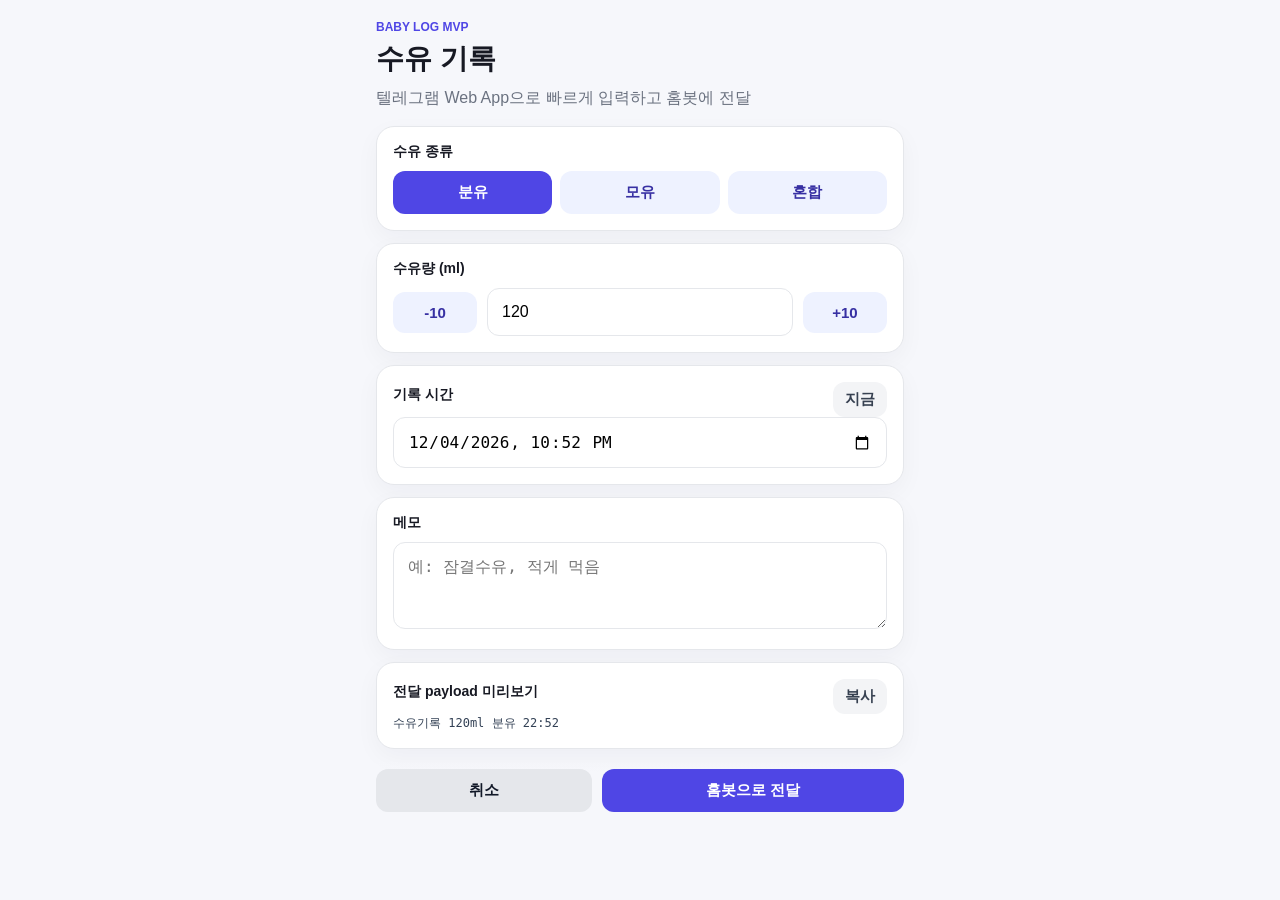
<file: docs/index.html>
<!doctype html>
<html lang="ko">
  <head>
    <meta charset="UTF-8" />
    <meta name="viewport" content="width=device-width, initial-scale=1.0, viewport-fit=cover" />
    <title>수유 기록</title>
    <link rel="stylesheet" href="./style.css" />
    <script src="https://telegram.org/js/telegram-web-app.js"></script>
  </head>
  <body>
    <main class="app">
      <header class="hero">
        <p class="eyebrow">Baby Log MVP</p>
        <h1>수유 기록</h1>
        <p class="sub">텔레그램 Web App으로 빠르게 입력하고 홈봇에 전달</p>
      </header>

      <section class="card">
        <label class="label">수유 종류</label>
        <div class="segmented" id="feedingType">
          <button type="button" class="seg active" data-value="formula">분유</button>
          <button type="button" class="seg" data-value="breastmilk">모유</button>
          <button type="button" class="seg" data-value="mixed">혼합</button>
        </div>
      </section>

      <section class="card">
        <label class="label" for="amount">수유량 (ml)</label>
        <div class="stepper">
          <button type="button" class="step" data-step="-10">-10</button>
          <input id="amount" type="number" inputmode="numeric" min="0" max="400" step="10" value="120" />
          <button type="button" class="step" data-step="10">+10</button>
        </div>
      </section>

      <section class="card">
        <div class="row row-between">
          <label class="label" for="recordedAt">기록 시간</label>
          <button type="button" class="ghost" id="setNow">지금</button>
        </div>
        <input id="recordedAt" type="datetime-local" />
      </section>

      <section class="card">
        <label class="label" for="note">메모</label>
        <textarea id="note" rows="3" placeholder="예: 잠결수유, 적게 먹음"></textarea>
      </section>

      <section class="card payload-card">
        <div class="row row-between">
          <label class="label">전달 payload 미리보기</label>
          <button type="button" class="ghost" id="copyPayload">복사</button>
        </div>
        <pre id="payloadPreview"></pre>
      </section>

      <footer class="actions">
        <button type="button" class="secondary" id="cancelBtn">취소</button>
        <button type="button" class="primary" id="submitBtn">홈봇으로 전달</button>
      </footer>
    </main>

    <script type="module" src="./app.js"></script>
  </body>
</html>
</file>
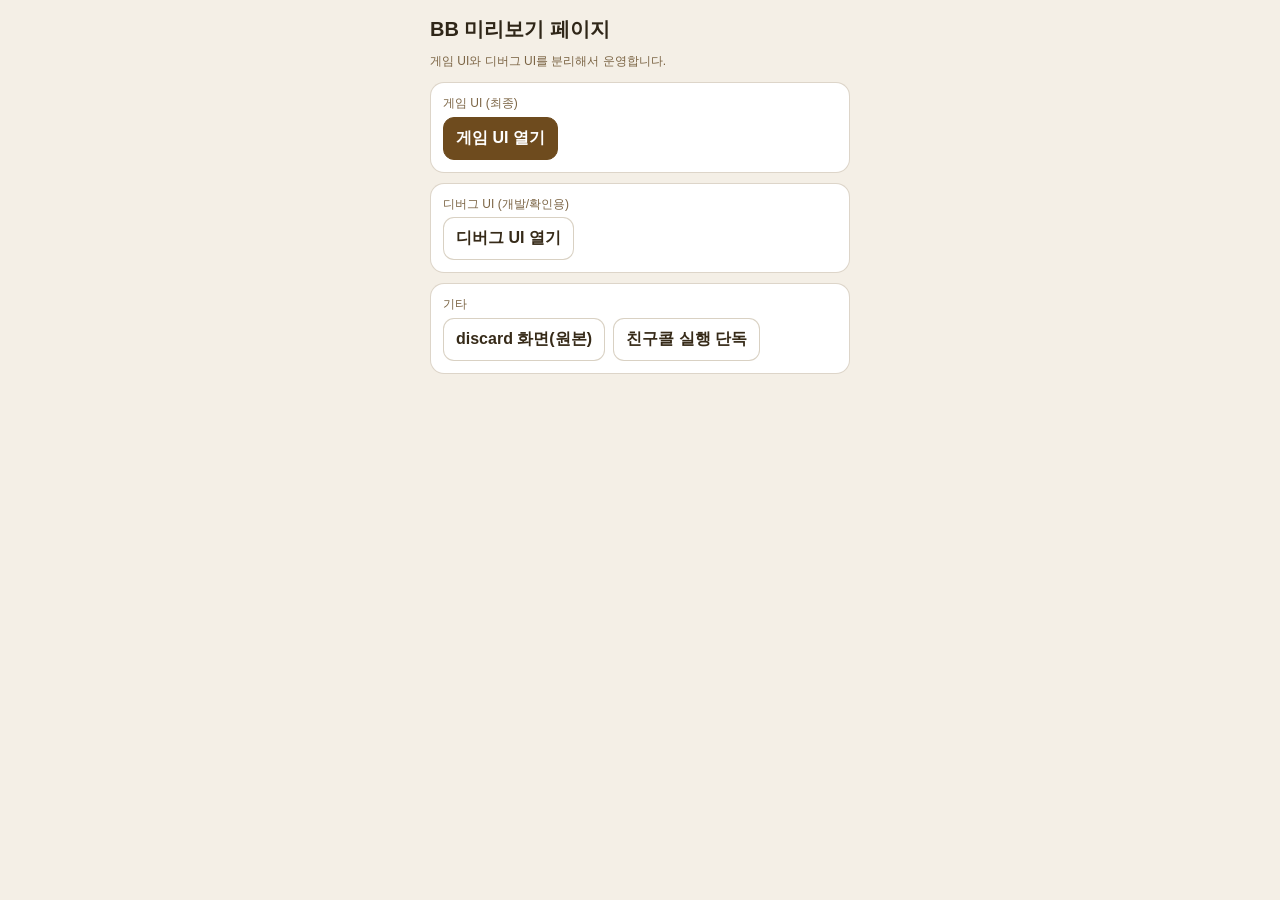
<file: docs/bb/index.html>
<!doctype html>
<html lang="ko">
<head>
  <meta charset="UTF-8" />
  <meta name="viewport" content="width=device-width,initial-scale=1.0" />
  <title>BB 미리보기 페이지</title>
  <style>
    body{margin:0;font-family: -apple-system,BlinkMacSystemFont,'Apple SD Gothic Neo','Noto Sans KR',sans-serif;background:#f4efe6;color:#2f2618;padding:16px}
    .wrap{max-width:420px;margin:0 auto}
    h1{font-size:20px;margin:0 0 10px}
    p{color:#66543d;margin-top:0;font-size:13px}
    .card{background:#fff;border:1px solid rgba(120,90,40,.25);border-radius:14px;padding:12px;margin:10px 0}
    .btn{display:inline-block;padding:10px 12px;border-radius:11px;border:1px solid rgba(120,90,40,.28);margin:5px 4px 0 0;text-decoration:none;font-weight:700;color:#362a18;background:#fff}
    .btn.primary{background:#6e4b1e;color:#fff;border-color:#6e4b1e}
    .muted{color:#7b6444;font-size:12px;line-height:1.4}
  </style>
</head>
<body>
  <div class="wrap">
    <h1>BB 미리보기 페이지</h1>
    <p class="muted">게임 UI와 디버그 UI를 분리해서 운영합니다.</p>

    <div class="card">
      <div class="muted">게임 UI (최종)</div>
      <a class="btn primary" href="./gameui.html">게임 UI 열기</a>
    </div>

    <div class="card">
      <div class="muted">디버그 UI (개발/확인용)</div>
      <a class="btn" href="./game-ui-debug.html">디버그 UI 열기</a>
    </div>

    <div class="card">
      <div class="muted">기타</div>
      <a class="btn" href="./discard-original.html">discard 화면(원본)</a>
      <a class="btn" href="./friend-call-execution.html">친구콜 실행 단독</a>
    </div>
  </div>
</body>
</html>
</file>
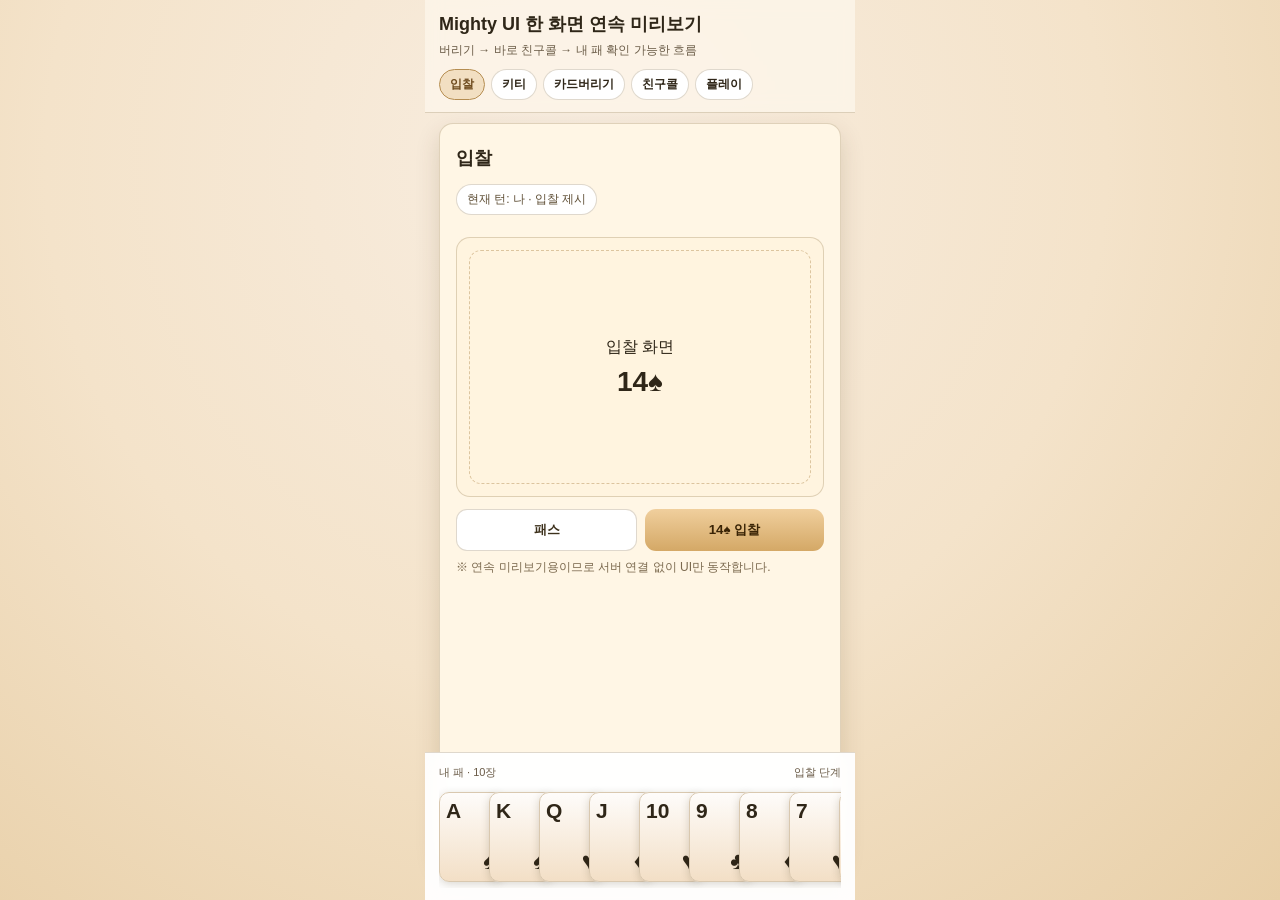
<file: docs/bb-sequence-preview.html>
<!doctype html>
<html lang="ko">
<head>
  <meta charset="utf-8" />
  <meta name="viewport" content="width=device-width, initial-scale=1.0" />
  <title>Mighty UI Sequence Preview</title>
  <style>
    :root {
      --bg: #f4ede1;
      --surface: #fff6e5;
      --text: #2f2618;
      --muted: #6a5b47;
      --primary: #6e4b1e;
      --primary-soft: #f2dfc2;
      --line: rgba(112, 79, 31, 0.22);
      --green: #1f7a4e;
      --red: #bf3f3f;
      --radius: 14px;
      --shadow: 0 10px 24px rgba(76,52,15,0.16);
      --card-w: 64px;
      --card-h: 90px;
    }
    * { box-sizing: border-box; }
    html, body { margin: 0; padding: 0; }
    body {
      font-family: -apple-system, BlinkMacSystemFont, 'Apple SD Gothic Neo', 'Noto Sans KR', 'Segoe UI', sans-serif;
      background: radial-gradient(circle at 45% 18%, #f8ede0 0%, #f4e3ca 52%, #e8cfa7 100%);
      color: var(--text);
    }
    .wrap { max-width: 430px; margin: 0 auto; min-height: 100vh; }
    .top {
      position: sticky; top: 0; z-index: 30;
      background: rgba(252,244,232,0.9);
      backdrop-filter: blur(8px);
      border-bottom: 1px solid var(--line);
      padding: 12px 14px;
    }
    .title {
      font-weight: 900; font-size: 18px; margin-bottom: 6px;
    }
    .sub {
      color: var(--muted); font-size: 12px;
    }
    .chips {
      margin-top: 10px; display: flex; gap: 6px; flex-wrap: wrap;
    }
    .chip {
      border: 1px solid var(--line); background: #fff; border-radius: 999px;
      padding: 6px 10px; font-size: 12px; font-weight: 700;
    }
    .chip.on { background: var(--primary-soft); color: var(--primary); border-color: #b58d51; }

    .stage {
      margin: 10px 14px 18px;
      background: var(--surface);
      border: 1px solid var(--line);
      border-radius: var(--radius);
      box-shadow: var(--shadow);
      overflow: hidden;
      position: relative;
      min-height: calc(100vh - 160px);
      display: none;
    }
    .stage.active { display: block; }
    .stage-inner { padding: 16px; padding-bottom: 124px; }

    .h2 { margin: 6px 0 14px; font-size: 18px; font-weight: 900; }
    .row { margin-bottom: 12px; }

    .status {
      display: inline-flex; align-items: center; gap: 8px;
      font-size: 12px; color: #5f4f36;
      background: #fff; border:1px solid var(--line); border-radius: 999px; padding: 6px 10px;
    }

    .hand-area {
      position: fixed; left: 0; right: 0; bottom: 0; padding: 12px 14px;
      background: rgba(255,255,255,0.95);
      border-top: 1px solid var(--line);
      backdrop-filter: blur(10px);
      z-index: 20;
      max-width: 430px; margin: 0 auto;
    }
    .hand-meta { display: flex; justify-content: space-between; font-size: 11px; color: var(--muted); margin-bottom: 6px; }

    .hand {
      display: flex;
      gap: 0;
      overflow-x: auto;
      padding: 6px 0;
      scrollbar-width: none;
    }
    .hand::-webkit-scrollbar { display: none; }
    .card {
      width: var(--card-w); height: var(--card-h);
      border-radius: 10px;
      border: 1px solid #d9c8af;
      background: linear-gradient(180deg, #fefcfa, #f3dfc6);
      box-shadow: 0 2px 8px rgba(58,44,18,0.18);
      margin-left: -14px;
      display: inline-flex;
      flex-direction: column;
      justify-content: space-between;
      padding: 6px;
      flex-shrink: 0;
      transition: transform .14s ease;
      position: relative;
    }
    .card:first-child { margin-left: 0; }
    .card.sel { transform: translateY(-10px); box-shadow: 0 8px 14px rgba(111,67,17,0.24); }
    .card.jk { background: repeating-linear-gradient(45deg, #f8efe3, #f8efe3 4px, #ead8bf 4px, #ead8bf 8px); }
    .rank { font-size: 21px; font-weight: 900; line-height: 1.1; }
    .suit { font-size: 24px; align-self: flex-end; }
    .r.red { color: #bf3f3f; }

    .btns { display: flex; gap: 8px; margin-top: 12px; }
    .btn {
      border: 0; border-radius: 11px; padding: 11px 12px; font-weight: 900;
      cursor: pointer; flex: 1;
    }
    .btn-primary { background: linear-gradient(180deg,#f0cf9d,#d4a866); color: #3a2406; }
    .btn-ghost { background: #fff; color: #3d311c; border: 1px solid var(--line); }
    .btn-dark { background: #2e2215; color: #fff; }

    .popup {
      position: fixed; inset: 0; z-index: 40; background: rgba(0,0,0,0.56);
      display: none; align-items: center; justify-content: center; padding: 16px;
    }
    .popup.show { display: flex; }
    .sheet {
      background: var(--surface); width: min(100%, 420px);
      border-radius: 16px; border: 1px solid var(--line); box-shadow: 0 16px 40px rgba(0,0,0,0.25);
      padding: 14px;
    }
    .titlebar { font-weight: 900; font-size: 16px; margin-bottom: 8px; }
    .subtext { color: #765d43; font-size: 12px; margin-bottom: 10px; }
    .friend-grid, .card-grid {
      display: grid; grid-template-columns: repeat(2, 1fr); gap: 8px;
    }
    .option, .card-opt {
      border: 1px solid var(--line); border-radius: 12px; padding: 10px;
      background: #fff; display: flex; align-items: center; gap: 10px;
    }
    .option.sel { border-color: #915f1f; box-shadow: 0 0 0 2px rgba(145,95,31,.18) inset; }
    .small { font-size: 12px; color: var(--muted); }

    .friend-badges { display: flex; gap: 6px; flex-wrap: wrap; margin-top: 8px; }
    .badge {
      background: #e8d4b1; border-radius: 999px; padding: 5px 8px; font-size: 11px; font-weight: 800;
    }
    .table {
      border: 1px solid var(--line); border-radius: 14px; background: #fff4df;
      min-height: 260px; padding: 14px; margin: 10px 0;
      display: grid; place-items: center;
      position: relative;
      overflow: hidden;
    }
    .table::before {
      content:''; position:absolute; inset: 12px; border: 1px dashed #d4b98f; border-radius: 12px; opacity: .8;
    }
    .table-content { z-index: 1; text-align:center; }
    .table-content .mid {
      font-size: 28px; font-weight: 900; margin-top: 8px;
    }
    .mini-row {
      position: absolute; inset: auto 14px 14px 14px; display: flex; justify-content: space-between; font-size: 10px; color: #7a654f;
    }
    .mini {
      width: 36px; height: 48px; border-radius: 6px; background:#f9f0df;
      border: 1px solid var(--line); display: flex; align-items: center; justify-content: center; font-weight: 900;
      box-shadow: 0 2px 6px rgba(0,0,0,.16);
    }

    .note {
      font-size: 12px; color: #7b694e; margin-top: 8px;
      line-height: 1.45;
    }
  </style>
</head>
<body>
  <div class="wrap">
    <div class="top">
      <div class="title">Mighty UI 한 화면 연속 미리보기</div>
      <div class="sub">버리기 → 바로 친구콜 → 내 패 확인 가능한 흐름</div>
      <div class="chips">
        <span class="chip" id="chip-bidding">입찰</span>
        <span class="chip" id="chip-kitty">키티</span>
        <span class="chip" id="chip-discard">카드버리기</span>
        <span class="chip" id="chip-friend">친구콜</span>
        <span class="chip" id="chip-playing">플레이</span>
      </div>
    </div>

    <!-- BIDDING -->
    <section class="stage active" id="stage-bidding">
      <div class="stage-inner">
        <div class="h2">입찰</div>
        <div class="row status">현재 턴: 나 · 입찰 제시</div>
        <div class="table"><div class="table-content"><div>입찰 화면</div><div class="mid">14♠</div></div></div>
        <div class="btns">
          <button class="btn btn-ghost" onclick="go('kitty')">패스</button>
          <button class="btn btn-primary" onclick="go('kitty')">14♠ 입찰</button>
        </div>
        <div class="note">※ 연속 미리보기용이므로 서버 연결 없이 UI만 동작합니다.</div>
      </div>
      <div class="hand-area">
        <div class="hand-meta">
          <span>내 패 · 10장</span>
          <span>입찰 단계</span>
        </div>
        <div class="hand" id="bidding-hand"></div>
      </div>
    </section>

    <!-- KITTY -->
    <section class="stage" id="stage-kitty">
      <div class="stage-inner">
        <div class="h2">키티</div>
        <div class="row status">키티 카드 3장이 들어옴</div>
        <div class="table"><div class="table-content"><div>키티 팝업이 3초 뒤 사라짐</div><div class="mid">🎴🎴🎴</div></div></div>
        <div class="friend-badges"><span class="badge">스페이드 13</span><span class="badge">차례: 나</span></div>
        <div class="btns">
          <button class="btn btn-dark" onclick="go('discard')">다음 (버리기)</button>
        </div>
      </div>
      <div class="hand-area">
        <div class="hand-meta"><span>내 패 · 10장</span><span>키티 수령 확인 중</span></div>
        <div class="hand" id="kitty-hand"></div>
      </div>
    </section>

    <!-- DISCARD -->
    <section class="stage" id="stage-discard">
      <div class="stage-inner">
        <div class="h2">버리기</div>
        <div class="row status">3장을 눌러서 선택하세요. 3장 선택 시 확인 팝업이 즉시 뜹니다.</div>
        <div class="btns">
          <button class="btn btn-ghost" onclick="go('friend')">직접 친구콜로 이동</button>
        </div>
        <div class="note">요청 반영: 카드 3장 선택 완료 시 바로 친구콜로 자동 이동</div>
      </div>
      <div class="hand-area">
        <div class="hand-meta">
          <span id="discard-count">버릴 카드 선택: 0/3</span>
          <span>카드 하나씩 누르기</span>
        </div>
        <div class="hand" id="discard-hand"></div>
      </div>
    </section>

    <!-- FRIEND CALL -->
    <section class="stage" id="stage-friend">
      <div class="stage-inner">
        <div class="h2">친구콜</div>
        <div class="row status">선택 → 바로 확인</div>

        <div class="row"><strong>선택된 친구:</strong> <span id="friend-result">없음</span></div>

        <div class="row table" id="friend-table" style="min-height:auto;">
          <div class="friend-grid" style="grid-template-columns: repeat(4,1fr); gap:8px; width:100%;">
            <button class="btn btn-ghost" onclick="pickFriend('A♦','마이티')">마이티</button>
            <button class="btn btn-ghost" onclick="pickFriend('조커','조커')">조커</button>
            <button class="btn btn-ghost" onclick="openCardPick()">카드선택</button>
            <button class="btn btn-ghost" onclick="pickFriend('없음','없음')">없음</button>
          </div>
        </div>

        <div class="row">
          <div class="btns">
            <button class="btn btn-ghost" id="friend-confirm" disabled onclick="confirmFriend()">친구 선택</button>
            <button class="btn btn-primary" onclick="pickFriend('A♥','테스트(임의)')">임의 선택</button>
          </div>
        </div>
        <div class="note">요청 반영: 카드선택은 A/K/Q(공약 수트) + 다른 수트의 K(마이티 제외)만 노출.</div>
      </div>
      <div class="hand-area">
        <div class="hand-meta">
          <span>내 패 · <span id="friend-hand-count">12</span>장</span>
          <span>콜 이후에도 패가 보여야 함</span>
        </div>
        <div class="hand" id="friend-hand"></div>
      </div>
    </section>

    <!-- PLAYING -->
    <section class="stage" id="stage-playing">
      <div class="stage-inner">
        <div class="h2">플레이</div>
        <div class="table">
          <div class="table-content">
            <div>게임 진행화면</div>
            <div class="mid">진행 중</div>
          </div>
          <div class="mini-row">
            <span>W</span><span>NW</span><span>N</span><span>NE</span><span>E</span><span>S</span>
          </div>
        </div>
        <div class="note">이 화면은 패가 보이는 상태에서 플레잉으로 바로 이어지는 마지막 스텝입니다.</div>
        <div class="btns"><button class="btn btn-dark" onclick="go('friend')">되돌아가기</button></div>
      </div>
    </section>

    <!-- POPUP: discard confirm -->
    <div class="popup" id="discard-popup">
      <div class="sheet">
        <div class="titlebar">버릴 카드 확인</div>
        <div class="subtext">선택한 카드 3장을 버리시겠어요?</div>
        <div class="hand" id="discard-preview"></div>
        <div class="btns">
          <button class="btn btn-ghost" onclick="closeDiscardPopup()">다시 선택</button>
          <button class="btn btn-dark" onclick="completeDiscard()">버리기</button>
        </div>
      </div>
    </div>

    <!-- POPUP: card pick (friend-call) -->
    <div class="popup" id="card-pick-popup">
      <div class="sheet">
        <div class="titlebar">카드선택</div>
        <div class="subtext">공약 수트: <span id="trump-label">♠ 스페이드</span></div>
        <div class="friend-section" style="margin-bottom:8px;"><strong>A / K / Q</strong></div>
        <div class="card-grid" id="card-pick-trump"></div>
        <div class="friend-section" style="margin:10px 0 6px;"><strong>다른 수트 K</strong></div>
        <div class="card-grid" id="card-pick-other"></div>
        <div class="btns" style="margin-top:8px;">
          <button class="btn btn-ghost" onclick="closeCardPick()">닫기</button>
          <button class="btn btn-primary" id="card-pick-done" disabled onclick="applyCardPick()">적용</button>
        </div>
      </div>
    </div>

  </div>

<script>
const BASE_HAND = [
  {rank:'A', suit:'spade', sym:'♠', red:false},
  {rank:'K', suit:'spade', sym:'♠', red:false},
  {rank:'Q', suit:'heart', sym:'♥', red:true},
  {rank:'J', suit:'diamond', sym:'♦', red:false},
  {rank:'10', suit:'heart', sym:'♥', red:true},
  {rank:'9', suit:'club', sym:'♣', red:false},
  {rank:'8', suit:'diamond', sym:'♦', red:false},
  {rank:'7', suit:'heart', sym:'♥', red:true},
  {rank:'6', suit:'spade', sym:'♠', red:false},
  {rank:'4', suit:'club', sym:'♣', red:false},
  {rank:'3', suit:'spade', sym:'♠', red:false},
  {rank:'2', suit:'heart', sym:'♥', red:true},
  {rank:'★', suit:'joker', sym:'★', red:false},
];

let state = {
  phase: 'bidding',
  selectedDiscard: new Set(),
  selectedFriend: null,
  selectedTrump: 'spade',
  selectedPickCard: null,
};

const stageIds = ['bidding','kitty','discard','friend','playing'];

function makeCardHtml(card, idx, selectable=false, activeSet=null, onTap=null){
  const cls = card.suit === 'joker' ? 'card jk' : 'card';
  const redCls = card.red ? 'red' : '';
  const selected = activeSet && activeSet.has(idx) ? ' sel' : '';
  return `<div class="${cls}${selected} ${onTap?'': ''}" data-idx="${idx}" onclick="${onTap ? onTap : ''}">
    <span class="rank">${card.rank}</span>
    <span class="suit ${redCls}">${card.sym}</span>
  </div>`;
}

function renderHands(){
  const tpl = (handler, setRef = null, extraCls='') => {
    return BASE_HAND.map((c,i)=>`<div class="card ${c.suit==='joker' ? 'jk':''}${(setRef&&setRef.has(i))?' sel':''}" onclick="${handler}( ${i})">\
      <span class=\"rank ${c.red?'red':''}\">${c.rank}</span>\
      <span class=\"suit ${c.red?'red':''}\">${c.sym}</span>\
    </div>`).join('');
  };
  document.querySelectorAll('.stage .hand-area .hand')[0].innerHTML = tpl('noop');
  document.getElementById('discard-hand').innerHTML = tpl('onDiscardTap', state.selectedDiscard);
  document.getElementById('friend-hand').innerHTML = tpl('noop');
}

function setChipActive(name){
  stageIds.forEach(s=>{
    const el=document.getElementById(`chip-${s}`);
    if(el) el.className='chip' + (s===name ? ' on':'');
  });
}

function showStage(name){
  stageIds.forEach(s=>{
    const el=document.getElementById(`stage-${s}`);
    if (el) el.classList.toggle('active', s===name);
  });
  setChipActive(name);
}

function go(name){
  state.phase = name;
  showStage(name);
  if (name === 'kitty') openKittyPopupFlow();
  if (name === 'friend') {
    renderFriendHandAfterCall();
  }
}

function noop(){ }

function openKittyPopupFlow(){
  const popup = document.createElement('div');
  popup.className = 'popup show';
  popup.innerHTML = `<div class="sheet"><div class="titlebar">키티 카드</div><div class="subtext">3초 뒤 자동 닫힘</div><div class="btns"><button class="btn btn-ghost" onclick="closePopup(this)">지금 닫기</button></div></div>`;
  popup.id = '__kittyPopupTmp';
  document.body.appendChild(popup);
  setTimeout(()=>{
    const p=document.getElementById('__kittyPopupTmp');
    if(p) p.remove();
  }, 3000);
}

function onDiscardTap(idx){
  if (state.selectedDiscard.has(idx)) state.selectedDiscard.delete(idx);
  else {
    if (state.selectedDiscard.size >=3) return;
    state.selectedDiscard.add(idx);
  }
  refreshDiscard();
}

function refreshDiscard(){
  const handEl = document.getElementById('discard-hand');
  const cards = BASE_HAND.map((c,i)=>{
    const selected = state.selectedDiscard.has(i) ? 'sel':'';
    return `<div class="card ${c.suit==='joker'?'jk':''} ${selected}" onclick="onDiscardTap(${i})">\
      <span class=\"rank ${c.red?'red':''}\">${c.rank}</span>\
      <span class=\"suit ${c.red?'red':''}\">${c.sym}</span>\
    </div>`;
  }).join('');
  handEl.innerHTML = cards;
  document.getElementById('discard-count').textContent = `버릴 카드 선택: ${state.selectedDiscard.size}/3`;
  if (state.selectedDiscard.size === 3) {
    openDiscardPopup();
  }
}

function openDiscardPopup(){
  const prev = document.getElementById('discard-preview');
  prev.innerHTML = [...state.selectedDiscard].map(i=>{
    const c=BASE_HAND[i];
    return `<div class="card ${c.suit==='joker'?'jk':''}"><span class="rank ${c.red?'red':''}">${c.rank}</span><span class="suit ${c.red?'red':''}">${c.sym}</span></div>`;
  }).join('');
  document.getElementById('discard-popup').classList.add('show');
}

function closeDiscardPopup(){
  document.getElementById('discard-popup').classList.remove('show');
  state.selectedDiscard.clear();
  refreshDiscard();
}

function completeDiscard(){
  document.getElementById('discard-popup').classList.remove('show');
  // Remove selected cards from hand and then instantly move to friend-call
  const arr = [...state.selectedDiscard].sort((a,b)=>b-a);
  for(const i of arr) BASE_HAND.splice(i,1);
  state.selectedDiscard.clear();
  // re-render base state for downstream hand
  renderHands();
  go('friend');
}

function pickFriend(value, label){
  state.selectedFriend = value;
  document.getElementById('friend-result').textContent = `${label} (${value})`;
  const btn = document.getElementById('friend-confirm');
  btn.disabled = false;
  btn.textContent = `친구 선택: ${label}`;
}

function confirmFriend(){
  if (!state.selectedFriend) return;
  go('playing');
}

function renderFriendHandAfterCall(){
  document.getElementById('friend-hand-count').textContent = String(BASE_HAND.length);
  renderHands();
}

function openCardPick(){
  const popup = document.getElementById('card-pick-popup');
  popup.classList.add('show');
  buildCardPickGrid();
}
function closeCardPick(){
  document.getElementById('card-pick-popup').classList.remove('show');
  state.selectedPickCard = null;
  document.getElementById('card-pick-done').disabled = true;
}

function buildCardPickGrid(){
  const suits = [
    {key:'spade', sym:'♠', label:'스페이드', cls:'red:'},
    {key:'heart', sym:'♥', label:'하트', cls:'red'},
    {key:'diamond', sym:'♦', label:'다이아', cls:''},
    {key:'club', sym:'♣', label:'클럽', cls:''},
  ];
  const trump = suits.find(s=>s.key===state.selectedTrump) || suits[0];
  const mightyByTrump = {spade:'A♦', heart:'A♣', diamond:'A♠', club:'A♥'}[state.selectedTrump] || 'A♦';

  document.getElementById('trump-label').textContent = `${trump.sym} ${trump.label}`;

  const mk = (name, colorClass='') => {
    return `<div class="card-opt" onclick="selectCardPick('${name}')"><div class="rank">${name[0]}</div><div class="suit">${name.slice(1)}</div></div>`;
  };

  const tgrid = document.getElementById('card-pick-trump');
  const ogrid = document.getElementById('card-pick-other');
  tgrid.innerHTML = ['A','K','Q'].map(v => mk(`${v}${trump.sym}`)).join('');

  ogrid.innerHTML = suits.filter(s=>s.key!==state.selectedTrump).map(s=>{
    let card='A'+s.sym;
    if (card === mightyByTrump) card = `K${s.sym}`;
    return mk(card);
  }).join('');
}

function selectCardPick(name){
  state.selectedPickCard = name;
  document.getElementById('card-pick-done').disabled = false;
}
function applyCardPick(){
  if (!state.selectedPickCard) return;
  pickFriend(state.selectedPickCard, `카드(${state.selectedPickCard})`);
  closeCardPick();
}

function closePopup(el){
  const p = el.closest('.popup');
  if (p) p.remove();
}

// boot
renderHands();
showStage('bidding');
go('bidding');
</script>
</body>
</html>
</file>
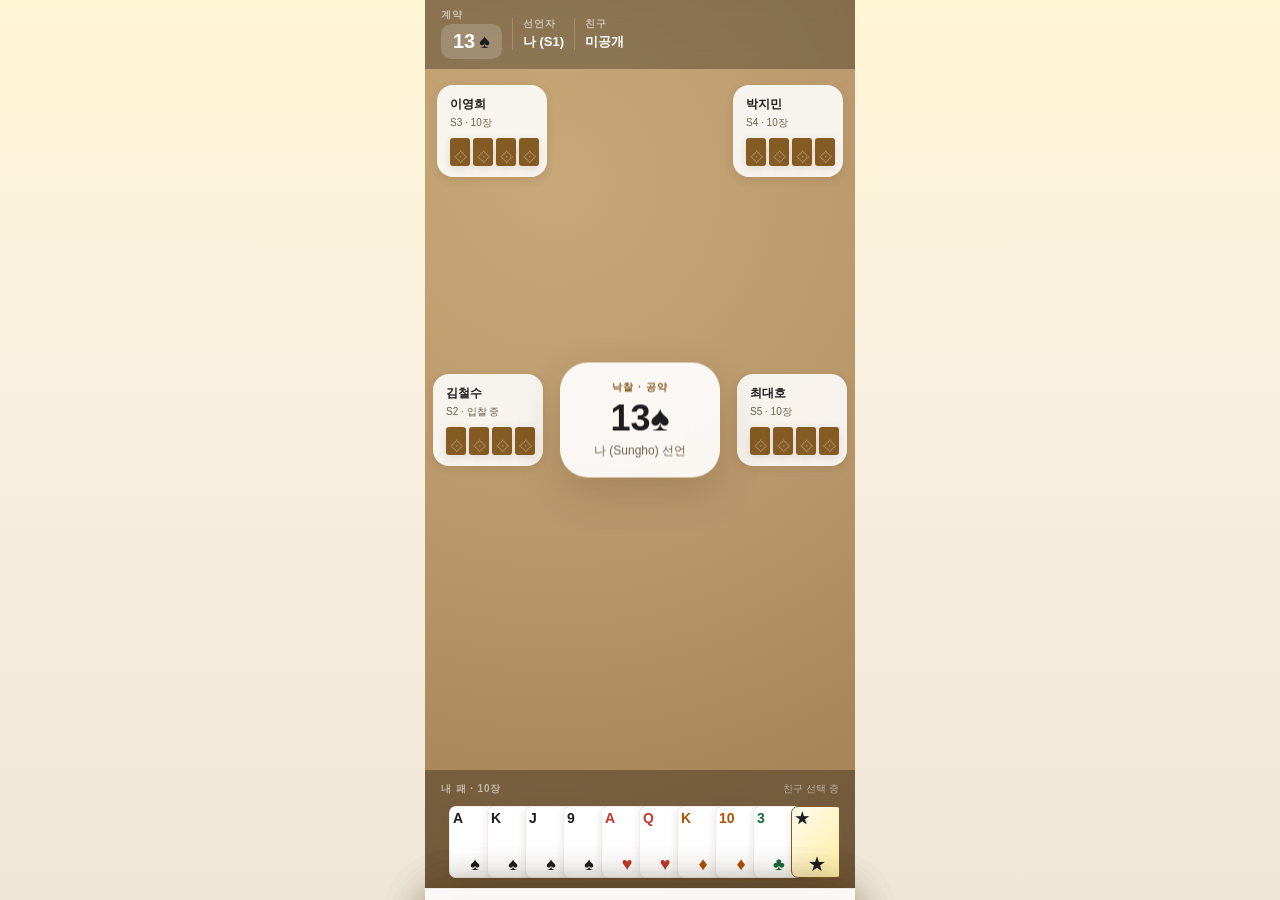
<file: docs/bb/bb-button.html>
<!DOCTYPE html>
<html lang="ko">
<head>
  <meta charset="UTF-8" />
  <meta name="viewport" content="width=device-width, initial-scale=1.0" />
  <meta http-equiv="refresh" content="0; url=./friend-call-execution.html" />
  <title>실행 UI - 이동 중</title>
</head>
<body>
  <p>실행 UI로 이동 중입니다. 안되면 <a href="./friend-call-execution.html">여기</a>를 눌러주세요.</p>
</body>
</html>
</file>
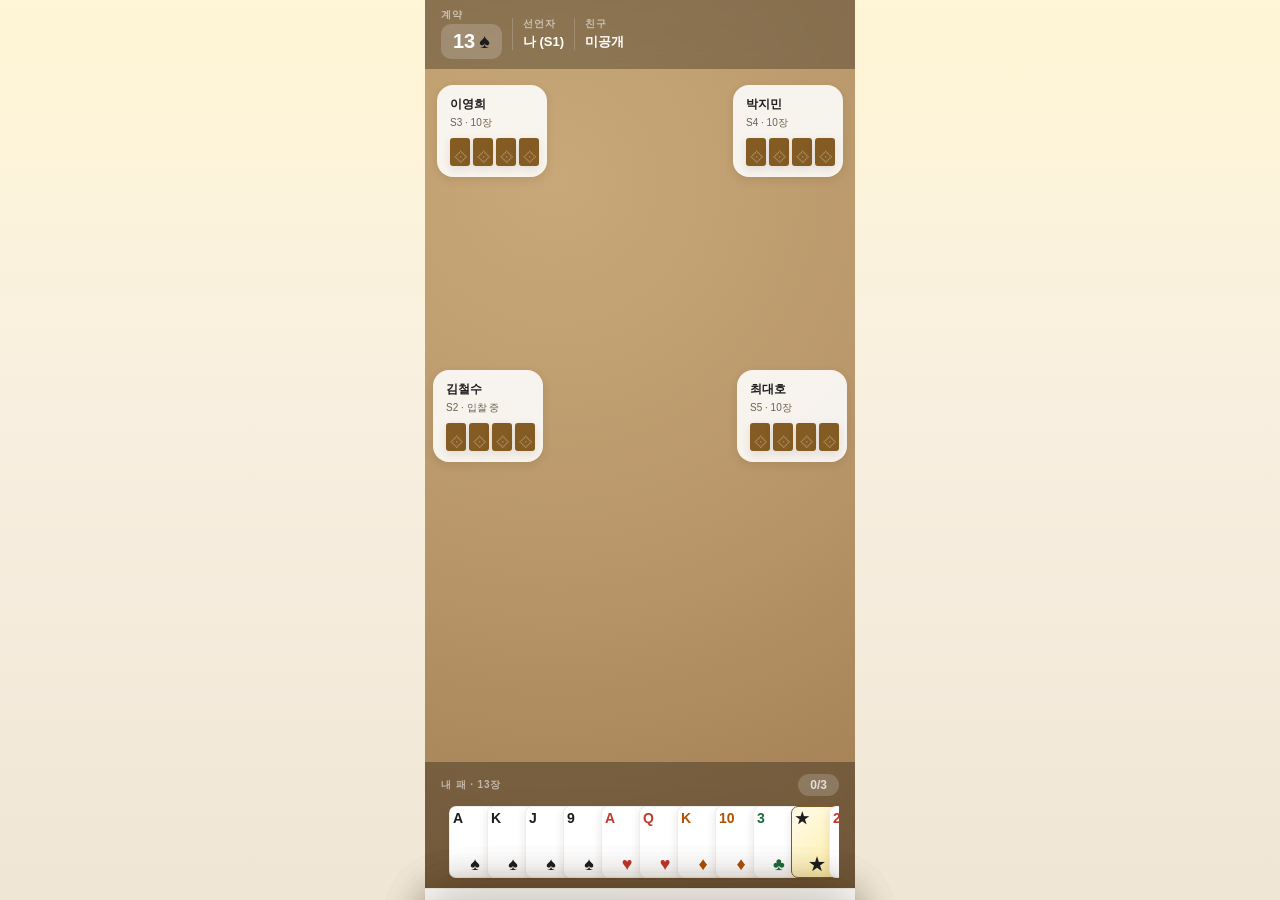
<file: docs/bb/discard-original.html>
<!DOCTYPE html>
<html lang="ko">
<head>
  <meta charset="UTF-8">
  <meta name="viewport" content="width=device-width, initial-scale=1.0, viewport-fit=cover">
  <title>Mighty — Game UI Prototype</title>
  <style>
    /* ========================================================
     * DESIGN TOKENS
     * ======================================================== */
    :root {
      --c-bg:         #f8efe0;
      --c-surface:    rgba(255,255,255,0.90);
      --c-surface-lo: rgba(255,255,255,0.64);
      --c-primary:    #845b22;
      --c-primary-lo: rgba(132,91,34,0.10);
      --c-text:       #1d1d1f;
      --c-muted:      #4a4032;
      --c-subtle:     #6d614f;
      --c-green:      #21653d;
      --c-red:        #c0392b;
      --c-felt:       #b8956a;
      --c-felt-dark:  #a07c50;
      --c-spade:      #1d1d1f;
      --c-heart:      #c0392b;
      --c-diamond:    #b05000;
      --c-club:       #1a6b3a;
      --c-nt:         #5b22ad;

      --r-sm:   10px;
      --r-md:   16px;
      --r-lg:   22px;
      --r-xl:   28px;
      --r-pill: 999px;

      --sh-sm: 0 3px 10px rgba(70,47,16,0.12);
      --sh-md: 0 8px 24px rgba(70,47,16,0.16);
      --sh-lg: 0 16px 44px rgba(70,47,16,0.20);

      --sat: env(safe-area-inset-top, 44px);
      --sab: env(safe-area-inset-bottom, 34px);

      --proto-h: calc(var(--sab) + 12px);
    }

    /* RESET & BASE */
    *, *::before, *::after { box-sizing: border-box; margin: 0; padding: 0; }

    body {
      font-family: -apple-system, "Helvetica Neue", Arial, sans-serif;
      background: linear-gradient(180deg, #fff6d6 0%, #f8efe0 45%, #efe6d6 100%);
      min-height: 100vh;
      color: var(--c-text);
      overscroll-behavior: none;
      -webkit-font-smoothing: antialiased;
    }

    button { font-family: inherit; }

    /* APP SHELL */
    #app {
      max-width: 430px;
      margin: 0 auto;
      position: relative;
      min-height: 100vh;
    }

    .screen {
      display: none;
      flex-direction: column;
      min-height: 100vh;
    }
    .screen.active { display: flex; }

    /* COMMON HEADER */
    .app-header {
      position: sticky;
      top: 0;
      z-index: 100;
      display: flex;
      align-items: center;
      justify-content: space-between;
      gap: 12px;
      padding: calc(var(--sat) + 10px) 20px 12px;
      background: rgba(255,255,255,0.82);
      backdrop-filter: blur(14px);
      border-bottom: 1px solid rgba(132,91,34,0.07);
    }
    .app-header__title {
      font-size: 20px;
      font-weight: 800;
      color: var(--c-primary);
    }
    .back-btn {
      width: 38px;
      height: 38px;
      border: none;
      border-radius: 50%;
      background: var(--c-primary-lo);
      color: var(--c-primary);
      font-size: 20px;
      font-weight: 700;
      cursor: pointer;
      display: flex;
      align-items: center;
      justify-content: center;
      line-height: 1;
    }
    .avatar {
      width: 38px;
      height: 38px;
      border-radius: 50%;
      background: var(--c-primary);
      color: #fff;
      font-size: 14px;
      font-weight: 800;
      display: flex;
      align-items: center;
      justify-content: center;
    }

    /* BUTTONS */
    .btn {
      display: inline-flex;
      align-items: center;
      justify-content: center;
      gap: 8px;
      padding: 14px 22px;
      border: none;
      border-radius: var(--r-md);
      font-size: 16px;
      font-weight: 700;
      cursor: pointer;
      transition: opacity 0.14s, transform 0.1s;
      -webkit-tap-highlight-color: transparent;
    }
    .btn:active:not(:disabled) { opacity: 0.76; transform: scale(0.97); }
    .btn--primary { background: var(--c-primary); color: #fff; }
    .btn--ghost   { background: var(--c-primary-lo); color: var(--c-primary); }
    .btn--danger  { background: rgba(192,57,43,0.10); color: var(--c-red); }
    .btn--sm      { padding: 10px 16px; font-size: 14px; border-radius: var(--r-sm); }
    .btn--full    { width: 100%; }
    .btn:disabled { opacity: 0.38; cursor: not-allowed; }

    /* PILL / BADGE */
    .pill {
      display: inline-flex;
      align-items: center;
      gap: 5px;
      padding: 4px 10px;
      border-radius: var(--r-pill);
      font-size: 11px;
      font-weight: 700;
      text-transform: uppercase;
      letter-spacing: 0.05em;
    }
    .pill--muted   { background: var(--c-primary-lo); color: var(--c-primary); }
    .pill--green   { background: rgba(33,101,61,0.12); color: var(--c-green); }
    .pill--red     { background: rgba(192,57,43,0.12); color: var(--c-red); }
    .pill--yellow  { background: rgba(195,132,17,0.14); color: #8c5d00; }
    .dot { width: 7px; height: 7px; border-radius: 50%; background: currentColor; flex-shrink: 0; }

    /* CARD CHIP */
    .card-chip {
      width: 42px;
      height: 58px;
      border-radius: 7px;
      background: #fff;
      box-shadow: var(--sh-sm);
      border: 1.5px solid rgba(0,0,0,0.07);
      display: flex;
      flex-direction: column;
      align-items: center;
      justify-content: space-between;
      padding: 4px 3px;
      flex-shrink: 0;
      user-select: none;
      transition: transform 0.18s cubic-bezier(.34,1.56,.64,1), box-shadow 0.18s, opacity 0.15s, border-color 0.18s;
      -webkit-tap-highlight-color: transparent;
    }
    .card-chip .rank { font-size: 12px; font-weight: 800; line-height: 1; align-self: flex-start; }
    .card-chip .suit { font-size: 16px; line-height: 1; }
    .card-chip.playable { cursor: pointer; }
    .card-chip.playable:hover { transform: translateY(-4px); }
    .card-chip.selected  { transform: translateY(-12px); box-shadow: var(--sh-md); border-color: var(--c-primary); }
    .card-chip.played    { opacity: 0.32; transform: scale(0.9); }
    .card-chip.back {
      background: var(--c-primary);
      border-color: transparent;
      cursor: default;
    }
    .card-chip.back::after { content: '\27D0'; color: rgba(255,255,255,0.3); font-size: 22px; }
    .card-chip.joker {
      background: linear-gradient(135deg, #fffbee, #ffeea0);
      border-color: var(--c-primary);
    }
    .card-chip.joker .rank { font-size: 9px; }

    /* Mini card */
    .card-mini {
      width: 34px;
      height: 46px;
      border-radius: 5px;
      background: #fff;
      box-shadow: 0 2px 7px rgba(0,0,0,0.14);
      border: 1px solid rgba(0,0,0,0.07);
      display: flex;
      flex-direction: column;
      align-items: center;
      justify-content: space-between;
      padding: 3px;
      font-weight: 800;
    }
    .card-mini .rank { font-size: 9px; line-height: 1; align-self: flex-start; }
    .card-mini .suit { font-size: 13px; line-height: 1; }
    .card-mini.empty {
      background: rgba(255,255,255,0.20);
      box-shadow: none;
      border: 1.5px dashed rgba(255,255,255,0.35);
    }

    .c-spade   { color: var(--c-spade); }
    .c-heart   { color: var(--c-heart); }
    .c-diamond { color: var(--c-diamond); }
    .c-club    { color: var(--c-club); }
    .c-nt      { color: var(--c-nt); }

    /* SEAT WIDGET */
    .seat-widget {
      background: rgba(255,255,255,0.88);
      border-radius: var(--r-md);
      padding: 10px 12px;
      box-shadow: var(--sh-sm);
      min-width: 88px;
      max-width: 110px;
      border: 1.5px solid transparent;
    }
    .seat-widget__name {
      font-size: 12px;
      font-weight: 700;
      white-space: nowrap;
      overflow: hidden;
      text-overflow: ellipsis;
    }
    .seat-widget__sub {
      font-size: 10px;
      color: var(--c-subtle);
      margin-top: 3px;
    }
    .seat-widget__cards {
      display: flex;
      gap: 3px;
      margin-top: 8px;
    }
    .seat-widget.active-turn {
      border-color: var(--c-primary);
      animation: seat-pulse 1.2s ease-in-out infinite alternate;
    }
    @keyframes seat-pulse {
      from { box-shadow: var(--sh-sm); }
      to   { box-shadow: 0 0 0 6px rgba(132,91,34,0.18), var(--sh-sm); }
    }

    /* SCREEN: GAME */
    #screen-game {
      height: 100vh;
      overflow: hidden;
      position: relative;
      background: radial-gradient(circle at 30% 20%, #c8a878 0%, #b8966a 50%, #a07c50 100%);
    }

    .game-topbar {
      position: absolute;
      top: 0; left: 0; right: 0;
      z-index: 20;
      padding: calc(var(--sat) + 8px) 16px 10px;
      display: flex;
      align-items: center;
      justify-content: space-between;
      gap: 10px;
      background: rgba(0,0,0,0.28);
      backdrop-filter: blur(10px);
    }
    .topbar-left { display: flex; align-items: center; gap: 10px; flex: 1; min-width: 0; }
    .topbar-label {
      font-size: 10px;
      font-weight: 700;
      text-transform: uppercase;
      letter-spacing: 0.09em;
      color: rgba(255,255,255,0.55);
      margin-bottom: 2px;
    }
    .contract-badge {
      display: inline-flex;
      align-items: center;
      gap: 4px;
      padding: 6px 12px;
      background: rgba(255,255,255,0.18);
      border-radius: var(--r-sm);
      font-size: 20px;
      font-weight: 900;
      color: #fff;
    }
    .topbar-divider {
      width: 1px;
      height: 32px;
      background: rgba(255,255,255,0.18);
      flex-shrink: 0;
    }
    .topbar-block { min-width: 0; }
    .topbar-value { font-size: 13px; font-weight: 700; color: #fff; white-space: nowrap; overflow: hidden; text-overflow: ellipsis; }
    .score-display { display: flex; align-items: center; gap: 8px; }
    .score-team { text-align: center; }
    .score-team__label { font-size: 9px; color: rgba(255,255,255,0.55); text-transform: uppercase; letter-spacing: 0.06em; }
    .score-team__value { font-size: 24px; font-weight: 900; color: #fff; line-height: 1; }
    .score-sep { font-size: 14px; color: rgba(255,255,255,0.35); }

    .game-table {
      position: absolute;
      left: 0; right: 0;
      z-index: 5;
    }

    .seat-pos { position: absolute; }
    .seat-pos--nw { top: 16px; left: 12px; }
    .seat-pos--ne { top: 16px; right: 12px; }
    .seat-pos--w  { top: 50%; left: 8px;  transform: translateY(-50%); }
    .seat-pos--e  { top: 50%; right: 8px; transform: translateY(-50%); }

    .trick-center {
      position: absolute;
      top: 50%; left: 50%;
      transform: translate(-50%, -50%);
      width: 170px;
      text-align: center;
    }
    .trick-label-small {
      font-size: 10px;
      font-weight: 700;
      text-transform: uppercase;
      letter-spacing: 0.08em;
      color: rgba(255,255,255,0.55);
      margin-bottom: 8px;
    }
    .trick-cards {
      display: flex;
      gap: 6px;
      justify-content: center;
      flex-wrap: wrap;
    }
    .trick-card-slot {
      display: flex;
      flex-direction: column;
      align-items: center;
      gap: 3px;
    }
    .trick-pos-label {
      font-size: 9px;
      font-weight: 700;
      text-transform: uppercase;
      color: rgba(255,255,255,0.50);
    }

    .bid-center {
      position: absolute;
      top: 50%; left: 50%;
      transform: translate(-50%, -50%);
      background: rgba(255,255,255,0.92);
      backdrop-filter: blur(14px);
      border-radius: var(--r-xl);
      padding: 18px 28px;
      text-align: center;
      box-shadow: var(--sh-lg);
      min-width: 160px;
    }
    .bid-center__eyebrow {
      font-size: 10px;
      font-weight: 700;
      text-transform: uppercase;
      letter-spacing: 0.10em;
      color: var(--c-primary);
      margin-bottom: 6px;
    }
    .bid-center__value {
      font-size: 36px;
      font-weight: 900;
      color: var(--c-text);
      line-height: 1;
    }
    .bid-center__by { font-size: 12px; color: var(--c-subtle); margin-top: 6px; }

    .bid-history {
      position: absolute;
      bottom: 16px; left: 0; right: 0;
      display: flex;
      gap: 6px;
      justify-content: center;
      flex-wrap: wrap;
      padding: 0 12px;
    }
    .bid-history-chip {
      padding: 4px 10px;
      border-radius: var(--r-pill);
      background: rgba(255,255,255,0.20);
      font-size: 11px;
      font-weight: 700;
      color: rgba(255,255,255,0.70);
    }
    .bid-history-chip.pass { text-decoration: line-through; opacity: 0.55; }

    .game-hand {
      position: absolute;
      bottom: 0; left: 0; right: 0;
      z-index: 15;
      background: rgba(0,0,0,0.30);
      backdrop-filter: blur(10px);
      padding: 12px 16px calc(var(--proto-h) + 8px);
    }
    .hand-meta {
      display: flex;
      align-items: center;
      justify-content: space-between;
      margin-bottom: 10px;
    }
    .hand-meta__label {
      font-size: 10px;
      font-weight: 700;
      text-transform: uppercase;
      letter-spacing: 0.09em;
      color: rgba(255,255,255,0.55);
    }
    .hand-cards {
      display: flex;
      gap: 0;
      overflow-x: auto;
      padding-bottom: 2px;
      padding-left: 8px;
      scrollbar-width: none;
      -webkit-overflow-scrolling: touch;
    }
    .hand-cards::-webkit-scrollbar { display: none; }
    .hand-cards .card-chip {
      width: 52px;
      height: 72px;
      margin-left: -14px;
      flex-shrink: 0;
      transition: transform 0.15s, margin-top 0.15s;
      cursor: pointer;
    }
    .hand-cards .card-chip:first-child { margin-left: 0; }
    .hand-cards .card-chip .rank { font-size: 14px; }
    .hand-cards .card-chip .suit { font-size: 18px; }
    .hand-cards .card-chip.selected {
      transform: translateY(-12px);
      z-index: 10;
      box-shadow: 0 4px 14px rgba(132,91,34,0.30);
    }
    .hand-cards .card-chip.playable:active {
      transform: translateY(-8px);
    }

    /* ACTION SHEET */
    .action-sheet {
      position: fixed;
      bottom: 0; left: 50%; z-index: 300;
      transform: translateX(-50%) translateY(100%);
      width: min(100%, 430px);
      background: var(--c-surface);
      border-radius: var(--r-xl) var(--r-xl) 0 0;
      box-shadow: 0 -8px 44px rgba(60,40,10,0.26);
      padding: 0 20px calc(var(--proto-h) + 16px);
      transition: transform 0.32s cubic-bezier(0.34,1.3,0.64,1);
    }
    .action-sheet.open { transform: translateX(-50%) translateY(0); }
    .sheet-handle {
      width: 36px; height: 4px;
      border-radius: 2px;
      background: rgba(0,0,0,0.12);
      margin: 14px auto 16px;
    }
    .sheet-title { font-size: 22px; font-weight: 800; margin-bottom: 4px; }
    .sheet-sub   { font-size: 14px; color: var(--c-subtle); margin-bottom: 20px; }

    .bid-level-row {
      display: flex;
      align-items: center;
      justify-content: center;
      gap: 22px;
      margin-bottom: 16px;
    }
    .stepper {
      width: 50px; height: 50px;
      border: 2px solid var(--c-primary-lo);
      border-radius: 50%;
      background: transparent;
      font-size: 26px;
      font-weight: 700;
      color: var(--c-primary);
      cursor: pointer;
      display: flex;
      align-items: center;
      justify-content: center;
    }
    .stepper:active { background: var(--c-primary-lo); }
    .bid-level-num {
      font-size: 52px;
      font-weight: 900;
      color: var(--c-text);
      min-width: 80px;
      text-align: center;
      line-height: 1;
    }
    .trump-row {
      display: flex;
      gap: 8px;
      justify-content: center;
      margin-bottom: 20px;
    }
    .trump-btn {
      flex: 1;
      padding: 12px 4px;
      border: 2px solid transparent;
      border-radius: var(--r-sm);
      background: rgba(0,0,0,0.04);
      font-size: 20px;
      cursor: pointer;
      text-align: center;
      transition: all 0.15s;
      -webkit-tap-highlight-color: transparent;
    }
    .trump-btn span { display: block; font-size: 9px; font-weight: 700; letter-spacing: 0.04em; margin-top: 3px; }
    .trump-btn.sel-spade   { border-color: var(--c-spade);   background: rgba(0,0,0,0.07); }
    .trump-btn.sel-heart   { border-color: var(--c-heart);   background: rgba(192,57,43,0.07); }
    .trump-btn.sel-diamond { border-color: var(--c-diamond); background: rgba(176,80,0,0.07); }
    .trump-btn.sel-club    { border-color: var(--c-club);    background: rgba(26,107,58,0.07); }
    .trump-btn.sel-nt      { border-color: var(--c-nt);      background: rgba(91,34,173,0.07); }
    .bid-btn-row { display: flex; gap: 12px; }

    .friend-grid {
      display: grid;
      grid-template-columns: 1fr 1fr;
      gap: 10px;
      margin-bottom: 20px;
    }
    .friend-option {
      padding: 14px 12px;
      border: 2px solid rgba(0,0,0,0.07);
      border-radius: var(--r-md);
      background: #fff;
      display: flex;
      align-items: center;
      gap: 10px;
      cursor: pointer;
      transition: all 0.15s;
      -webkit-tap-highlight-color: transparent;
    }
    .friend-option.sel {
      border-color: var(--c-primary);
      background: var(--c-primary-lo);
    }
    .friend-option__name { font-size: 14px; font-weight: 700; }
    .friend-option__hint { font-size: 12px; color: var(--c-subtle); margin-top: 1px; }

    .play-bar {
      position: fixed;
      bottom: var(--proto-h);
      left: 50%; z-index: 400;
      transform: translateX(-50%) translateY(100%);
      width: min(100%, 430px);
      background: rgba(255,255,255,0.96);
      backdrop-filter: blur(14px);
      border-top: 1px solid rgba(132,91,34,0.10);
      padding: 12px 20px;
      display: flex;
      align-items: center;
      gap: 12px;
      transition: transform 0.22s cubic-bezier(.34,1.4,.64,1);
    }
    .play-bar.open { transform: translateX(-50%) translateY(0); }
    .play-bar__info { flex: 1; }
    .play-bar__label { font-size: 12px; color: var(--c-subtle); }
    .play-bar__card  { font-size: 18px; font-weight: 800; margin-top: 1px; }

    /* SCREEN: RESULT */
    #screen-result {
      padding-bottom: var(--proto-h);
      overflow-y: auto;
    }
    .result-hero {
      padding: 28px 20px 20px;
      text-align: center;
    }
    .result-outcome       { font-size: 60px; font-weight: 900; line-height: 1; }
    .result-outcome--win  { color: var(--c-green); }
    .result-outcome--lose { color: var(--c-red); }
    .result-contract      { font-size: 17px; color: var(--c-muted); margin-top: 8px; }
    .result-section       { padding: 0 20px 20px; }
    .result-section-title {
      font-size: 11px;
      font-weight: 700;
      text-transform: uppercase;
      letter-spacing: 0.09em;
      color: var(--c-primary);
      margin-bottom: 12px;
    }
    .score-table {
      background: var(--c-surface);
      border-radius: var(--r-lg);
      overflow: hidden;
      box-shadow: var(--sh-sm);
    }
    .score-row {
      display: grid;
      grid-template-columns: 2fr 1fr 1fr;
      padding: 15px 18px;
      font-size: 14px;
      border-bottom: 1px solid rgba(132,91,34,0.07);
      align-items: center;
    }
    .score-row:last-child { border-bottom: none; }
    .score-row--head {
      font-size: 10px;
      font-weight: 700;
      text-transform: uppercase;
      letter-spacing: 0.07em;
      color: var(--c-subtle);
      background: rgba(132,91,34,0.05);
      padding: 10px 18px;
    }
    .score-row--win  { background: rgba(33,101,61,0.06); font-weight: 700; }
    .score-row--lose { opacity: 0.65; }
    .player-results {
      background: var(--c-surface);
      border-radius: var(--r-lg);
      overflow: hidden;
      box-shadow: var(--sh-sm);
    }
    .player-result-row {
      display: flex;
      align-items: center;
      justify-content: space-between;
      padding: 14px 18px;
      border-bottom: 1px solid rgba(132,91,34,0.07);
      font-size: 14px;
    }
    .player-result-row:last-child { border-bottom: none; }
    .player-result-row__name { font-weight: 600; }
    .player-result-row__pts  { font-weight: 800; }
    .result-actions { padding: 0 20px 20px; display: flex; flex-direction: column; gap: 10px; }

    @media (max-width: 374px) {
      .trump-row { gap: 4px; }
      .trump-btn { padding: 10px 2px; font-size: 16px; }
      .bid-level-num { font-size: 44px; }
      .seat-grid { grid-template-columns: 1fr; }
    }

    /* DISCARD MULTI-SELECT VISUAL */
    .card-chip.discard-mode {
      position: relative;
    }
    .card-chip.discard-selected {
      transform: translateY(-10px);
      box-shadow: 0 6px 20px rgba(132,91,34,0.28);
      border-color: var(--c-primary);
      background: #fffdf6;
    }
    .card-chip.discard-selected::after {
      content: '\2713';
      position: absolute;
      top: -6px; right: -6px;
      width: 18px; height: 18px;
      border-radius: 50%;
      background: var(--c-primary);
      color: #fff;
      font-size: 10px;
      font-weight: 800;
      display: flex;
      align-items: center;
      justify-content: center;
      box-shadow: 0 2px 6px rgba(0,0,0,0.18);
    }

    /* DISCARD COUNTER BADGE */
    .discard-counter {
      display: inline-flex;
      align-items: center;
      gap: 6px;
      padding: 4px 12px;
      border-radius: var(--r-pill);
      font-size: 12px;
      font-weight: 700;
      background: rgba(255,255,255,0.18);
      color: rgba(255,255,255,0.75);
      transition: all 0.2s ease;
    }
    .discard-counter.complete {
      background: var(--c-primary);
      color: #fff;
    }

    /* DISCARD CONFIRM SHEET (action-sheet from bottom) */
    .discard-confirm-sheet {
      position: fixed;
      bottom: 0; left: 50%; z-index: 500;
      transform: translateX(-50%) translateY(100%);
      width: min(100%, 430px);
      background: var(--c-surface);
      border-radius: var(--r-xl) var(--r-xl) 0 0;
      box-shadow: 0 -8px 44px rgba(60,40,10,0.26);
      padding: 0 24px calc(var(--proto-h) + 20px);
      transition: transform 0.32s cubic-bezier(0.34,1.3,0.64,1);
      text-align: center;
    }
    .discard-confirm-sheet.open {
      transform: translateX(-50%) translateY(0);
    }
    .discard-confirm-sheet .sheet-handle {
      width: 36px; height: 4px;
      border-radius: 2px;
      background: rgba(0,0,0,0.12);
      margin: 14px auto 18px;
    }
    .discard-confirm-sheet__title {
      font-size: 20px;
      font-weight: 800;
      margin-bottom: 16px;
    }
    .discard-confirm-sheet__cards {
      display: flex;
      gap: 12px;
      justify-content: center;
      margin-bottom: 16px;
    }
    .discard-confirm-sheet__cards .card-chip {
      width: 56px;
      height: 78px;
      border-radius: 9px;
      padding: 5px 4px;
    }
    .discard-confirm-sheet__cards .card-chip .rank { font-size: 14px; }
    .discard-confirm-sheet__cards .card-chip .suit { font-size: 20px; }
    .discard-confirm-sheet__sub {
      font-size: 14px;
      color: var(--c-subtle);
      margin-bottom: 22px;
    }
    .discard-confirm-sheet__btns {
      display: flex;
      gap: 12px;
    }
    .discard-confirm-backdrop {
      position: fixed;
      inset: 0;
      z-index: 499;
      background: rgba(0,0,0,0.35);
      opacity: 0;
      pointer-events: none;
      transition: opacity 0.3s ease;
    }
    .discard-confirm-backdrop.show {
      opacity: 1;
      pointer-events: auto;
    }
  </style>
</head>
<body>
<!-- 단계: 키티 버리기 화면 (discard) -->
<div id="app">

  <!-- ============================================================
       PROTOTYPE NAVIGATION — always visible at bottom
       ============================================================ -->


  <!-- ============================================================
       SCREEN: LOBBY
       ============================================================ -->
  <section id="screen-lobby" class="screen">
    <header class="app-header">
      <div class="app-header__title">마이티</div>
      <div class="avatar">나</div>
    </header>

    <div class="lobby-body">
      <p class="lobby-greeting">안녕하세요, Sungho님</p>
      <h1 class="lobby-heading">방 목록</h1>

      <p class="section-label">현재 방 · 3개</p>

      <div class="room-list">
        <div class="room-card">
          <div>
            <div class="room-card__name">고수들만 모여라</div>
            <div class="room-card__meta">호스트: 김철수 &nbsp;·&nbsp; 3/5명</div>
          </div>
          <button class="btn btn--primary btn--sm" onclick="go('room')">입장</button>
        </div>

        <div class="room-card">
          <div>
            <div class="room-card__name">마이티 한판!</div>
            <div class="room-card__meta">호스트: 이영희 &nbsp;·&nbsp; 2/5명</div>
          </div>
          <button class="btn btn--primary btn--sm" onclick="go('room')">입장</button>
        </div>

        <div class="room-card">
          <div>
            <div class="room-card__name">친선 게임</div>
            <div class="room-card__meta">호스트: 박지민 &nbsp;·&nbsp; 4/5명</div>
          </div>
          <span class="pill pill--yellow">거의 찼음</span>
        </div>
      </div>
    </div>

    <div class="lobby-cta">
      <button class="btn btn--primary btn--full" onclick="go('room')">
        + 방 만들기
      </button>
    </div>
  </section>

  <!-- ============================================================
       SCREEN: ROOM (waiting / ready)
       ============================================================ -->
  <section id="screen-room" class="screen">
    <header class="app-header">
      <button class="back-btn" onclick="go('lobby')">&#8249;</button>
      <div style="font-size:18px;font-weight:800;">방 대기</div>
      <span class="pill pill--green"><span class="dot"></span>대기 중</span>
    </header>

    <div class="room-body">
      <p style="font-size:12px;color:var(--c-subtle);margin-bottom:6px;">방 코드 · 공유하기</p>
      <div class="room-code-row">
        <div class="room-code">MIGHTY-4829 <span style="font-size:16px;cursor:pointer;">&#9112;</span></div>
      </div>
      <div class="room-name">고수들만 모여라</div>

      <p class="section-label">플레이어 · 4/5명</p>

      <div class="seat-grid">
        <div class="room-seat is-you">
          <div class="room-seat__num">시트 1</div>
          <div class="room-seat__name">나 (Sungho)</div>
          <div class="room-seat__badges">
            <span class="pill pill--muted">나</span>
            <span class="pill pill--muted">호스트</span>
          </div>
        </div>

        <div class="room-seat">
          <div class="room-seat__num">시트 2</div>
          <div class="room-seat__name">김철수</div>
          <div class="room-seat__badges">
            <span class="pill pill--green"><span class="dot"></span>준비 완료</span>
          </div>
        </div>

        <div class="room-seat">
          <div class="room-seat__num">시트 3</div>
          <div class="room-seat__name">이영희</div>
          <div class="room-seat__badges">
            <span class="pill pill--green"><span class="dot"></span>준비 완료</span>
          </div>
        </div>

        <div class="room-seat">
          <div class="room-seat__num">시트 4</div>
          <div class="room-seat__name">박지민</div>
          <div class="room-seat__badges">
            <span class="pill pill--green"><span class="dot"></span>준비 완료</span>
          </div>
        </div>

        <div class="room-seat empty">
          <div class="room-seat__num">시트 5</div>
          <div class="room-seat__name" style="color:var(--c-subtle);">대기 중...</div>
        </div>
      </div>

      <div class="room-actions">
        <button class="btn btn--primary btn--full" onclick="go('bidding')">
          게임 시작 (4/5명)
        </button>
        <button class="btn btn--danger btn--full btn--sm">방 나가기</button>
      </div>
    </div>
  </section>

  <!-- ============================================================
       SCREEN: GAME (bidding / friend / playing sub-states)
       ============================================================ -->
  <section id="screen-game" class="screen">

    <!-- TOP BAR -->
    <div class="game-topbar">
      <!-- Bidding state topbar -->
      <div id="tb-bidding" class="topbar-left">
        <div class="topbar-block">
          <div class="topbar-label">경매 진행</div>
          <div class="topbar-value">현재 최고: <span id="tb-high-bid">13&#9824;</span></div>
        </div>
        <div class="topbar-divider"></div>
        <div class="topbar-block">
          <div class="topbar-label">차례</div>
          <div class="topbar-value" id="tb-bidder">나 (Sungho)</div>
        </div>
      </div>

      <!-- Friend call / playing state topbar -->
      <div id="tb-contract" class="topbar-left" style="display:none;">
        <div class="topbar-block">
          <div class="topbar-label">계약</div>
          <div class="contract-badge">
            13 <span id="tb-trump-icon" class="c-spade">&#9824;</span>
          </div>
        </div>
        <div class="topbar-divider"></div>
        <div class="topbar-block">
          <div class="topbar-label">선언자</div>
          <div class="topbar-value">나 (S1)</div>
        </div>
        <div class="topbar-divider"></div>
        <div class="topbar-block" id="tb-friend-block">
          <div class="topbar-label">친구</div>
          <div class="topbar-value" id="tb-friend">미공개</div>
        </div>
      </div>

      <!-- Score (playing only) -->
      <div id="tb-score" style="display:none;">
        <div class="score-display">
          <div class="score-team">
            <div class="score-team__label">선언팀</div>
            <div class="score-team__value" id="sc-decl">8</div>
          </div>
          <div class="score-sep">:</div>
          <div class="score-team">
            <div class="score-team__label">수비팀</div>
            <div class="score-team__value" id="sc-opp">4</div>
          </div>
        </div>
      </div>
    </div>

    <!-- TABLE AREA -->
    <div class="game-table" id="game-table">

      <!-- NW: 이영희 -->
      <div class="seat-pos seat-pos--nw">
        <div class="seat-widget" id="sw-nw">
          <div class="seat-widget__name">이영희</div>
          <div class="seat-widget__sub">S3 · 10장</div>
          <div class="seat-widget__cards" id="sw-nw-cards"><!-- backs --></div>
        </div>
      </div>

      <!-- NE: 박지민 -->
      <div class="seat-pos seat-pos--ne">
        <div class="seat-widget" id="sw-ne">
          <div class="seat-widget__name">박지민</div>
          <div class="seat-widget__sub">S4 · 10장</div>
          <div class="seat-widget__cards" id="sw-ne-cards"><!-- backs --></div>
        </div>
      </div>

      <!-- W: 김철수 -->
      <div class="seat-pos seat-pos--w">
        <div class="seat-widget active-turn" id="sw-w">
          <div class="seat-widget__name">김철수</div>
          <div class="seat-widget__sub" id="sw-w-sub">S2 · 입찰 중</div>
          <div class="seat-widget__cards" id="sw-w-cards"><!-- backs --></div>
        </div>
      </div>

      <!-- E: 최대호 -->
      <div class="seat-pos seat-pos--e">
        <div class="seat-widget" id="sw-e">
          <div class="seat-widget__name">최대호</div>
          <div class="seat-widget__sub" id="sw-e-sub">S5 · 10장</div>
          <div class="seat-widget__cards" id="sw-e-cards"><!-- backs --></div>
        </div>
      </div>

      <!-- CENTER: bid display -->
      <div class="bid-center" id="bid-center">
        <div class="bid-center__eyebrow">최고 입찰</div>
        <div class="bid-center__value" id="bid-center-val">13<span class="c-spade">&#9824;</span></div>
        <div class="bid-center__by">나 (Sungho) 제시</div>
      </div>

      <!-- CENTER: trick cards (hidden until playing) -->
      <div class="trick-center" id="trick-center" style="display:none;">
        <div class="trick-label-small">현재 트릭 · <span id="trick-num">3</span>/10</div>
        <div class="trick-cards" id="trick-cards"><!-- built by JS --></div>
      </div>

      <!-- Bid history strip (bidding only) -->
      <div class="bid-history" id="bid-history">
        <span class="bid-history-chip pass">나: 13&#9824;</span>
        <span class="bid-history-chip pass">최대호: PASS</span>
        <span class="bid-history-chip pass">이영희: PASS</span>
        <span class="bid-history-chip pass">박지민: PASS</span>
        <span class="bid-history-chip">김철수: ?</span>
      </div>
    </div>

    <!-- HAND AREA -->
    <div class="game-hand" id="game-hand">
      <div class="hand-meta">
        <span class="hand-meta__label">내 패 · <span id="hand-count">10</span>장</span>
        <span id="hand-hint" style="font-size:10px;color:rgba(255,255,255,0.50);">탭하여 선택</span>
      </div>
      <div class="hand-cards" id="hand-cards"><!-- built by JS --></div>
    </div>

    <!-- ACTION SHEET: BIDDING -->
    <div class="action-sheet" id="sheet-bid">
      <div class="sheet-handle"></div>
      <div class="sheet-title">입찰하기</div>
      <div class="sheet-sub" id="bid-sheet-sub">현재 최고 입찰: 13&#9824; &nbsp;(나)</div>

      <div class="bid-level-row">
        <button class="stepper" onclick="adjustBid(-1)">&minus;</button>
        <div class="bid-level-num" id="bid-num">14</div>
        <button class="stepper" onclick="adjustBid(1)">+</button>
      </div>

      <div class="trump-row">
        <button class="trump-btn c-spade sel-spade"   data-trump="spade"   onclick="pickTrump('spade',this)">&#9824;<span>스페이드</span></button>
        <button class="trump-btn c-heart"              data-trump="heart"   onclick="pickTrump('heart',this)">&#9829;<span>하트</span></button>
        <button class="trump-btn c-diamond"            data-trump="diamond" onclick="pickTrump('diamond',this)">&#9830;<span>다이아</span></button>
        <button class="trump-btn c-club"               data-trump="club"    onclick="pickTrump('club',this)">&#9827;<span>클럽</span></button>
        <button class="trump-btn c-nt"                 data-trump="nt"      onclick="pickTrump('nt',this)">NT<span>노트럼프</span></button>
      </div>

      <div class="bid-btn-row">
        <button class="btn btn--ghost" style="flex:1;" onclick="doPass()">패스</button>
        <button class="btn btn--primary" style="flex:2;" id="bid-confirm-btn" onclick="doBid()">14&#9824; 입찰</button>
      </div>
    </div>

    <!-- ACTION SHEET: FRIEND CALL -->
    <div class="action-sheet" id="sheet-friend">
      <div class="sheet-handle"></div>
      <div class="sheet-title">친구 카드 선택</div>
      <div class="sheet-sub">어느 카드를 가진 플레이어를 친구로 부를까요?</div>

      <div class="friend-grid">
        <div class="friend-option sel" onclick="pickFriend(this, 'A\u2665', '에이스 하트')">
          <div class="card-chip joker" style="width:36px;height:50px;flex-shrink:0;">
            <span class="rank c-heart">A</span>
            <span class="suit c-heart">&#9829;</span>
          </div>
          <div>
            <div class="friend-option__name">A&#9829;</div>
            <div class="friend-option__hint">에이스 하트</div>
          </div>
        </div>
        <div class="friend-option" onclick="pickFriend(this, 'A\u2660', '에이스 스페이드')">
          <div class="card-chip" style="width:36px;height:50px;flex-shrink:0;">
            <span class="rank c-spade">A</span>
            <span class="suit c-spade">&#9824;</span>
          </div>
          <div>
            <div class="friend-option__name">A&#9824;</div>
            <div class="friend-option__hint">에이스 스페이드</div>
          </div>
        </div>
        <div class="friend-option" onclick="pickFriend(this, 'A\u2666', '에이스 다이아몬드')">
          <div class="card-chip" style="width:36px;height:50px;flex-shrink:0;">
            <span class="rank c-diamond">A</span>
            <span class="suit c-diamond">&#9830;</span>
          </div>
          <div>
            <div class="friend-option__name">A&#9830;</div>
            <div class="friend-option__hint">에이스 다이아몬드</div>
          </div>
        </div>
        <div class="friend-option" onclick="pickFriend(this, '없음', '1인 선언')">
          <div style="width:36px;height:50px;border-radius:5px;background:var(--c-primary-lo);display:flex;align-items:center;justify-content:center;font-size:20px;flex-shrink:0;">&#128683;</div>
          <div>
            <div class="friend-option__name">없음</div>
            <div class="friend-option__hint">1인 선언</div>
          </div>
        </div>
      </div>

      <button class="btn btn--primary btn--full" id="friend-confirm-btn" onclick="doFriendConfirm()">A&#9829;로 친구 선택</button>
    </div>

    <!-- PLAY ACTION BAR (for playing phase) -->
    <div class="play-bar" id="play-bar">
      <div class="play-bar__info">
        <div class="play-bar__label">선택한 카드</div>
        <div class="play-bar__card" id="play-bar-card">&mdash;</div>
      </div>
      <button class="btn btn--ghost btn--sm" onclick="cancelCardSelect()">취소</button>
      <button class="btn btn--primary" onclick="playCard()">내기</button>
    </div>

    <!-- DISCARD CONFIRM SHEET (action-sheet from bottom) -->
    <div class="discard-confirm-backdrop" id="discard-backdrop" onclick="cancelDiscard()"></div>
    <div class="discard-confirm-sheet" id="discard-sheet">
      <div class="sheet-handle"></div>
      <div class="discard-confirm-sheet__title">버릴 카드 확인</div>
      <div class="discard-confirm-sheet__cards" id="discard-sheet-cards"></div>
      <div class="discard-confirm-sheet__sub">이 카드 3장을 버리시겠습니까?</div>
      <div class="discard-confirm-sheet__btns">
        <button class="btn btn--ghost" style="flex:1;" onclick="cancelDiscard()">다시 선택</button>
        <button class="btn btn--primary" style="flex:1;" onclick="confirmDiscard()">버리기</button>
      </div>
    </div>

  </section>

  <!-- ============================================================
       SCREEN: RESULT
       ============================================================ -->
  <section id="screen-result" class="screen">
    <header class="app-header">
      <button class="back-btn" onclick="go('lobby')">&#8249;</button>
      <div style="font-size:18px;font-weight:800;">결과</div>
      <div style="width:38px;"></div>
    </header>

    <div class="result-hero">
      <div class="result-outcome result-outcome--win" id="result-outcome-text">승리!</div>
      <div class="result-contract" id="result-contract-text">계약 13&#9824; 달성 &nbsp;·&nbsp; 15트릭 획득</div>
    </div>

    <div class="result-section">
      <div class="result-section-title">팀 점수</div>
      <div class="score-table">
        <div class="score-row score-row--head">
          <span>팀</span><span>목표</span><span>획득</span>
        </div>
        <div class="score-row score-row--win">
          <span>선언팀 (나 + 박지민)</span>
          <span>13</span>
          <span style="color:var(--c-green);">15 &#10003;</span>
        </div>
        <div class="score-row score-row--lose">
          <span>수비팀</span>
          <span>&mdash;</span>
          <span>5</span>
        </div>
      </div>
    </div>

    <div class="result-section">
      <div class="result-section-title">플레이어 점수</div>
      <div class="player-results">
        <div class="player-result-row">
          <div>
            <div class="player-result-row__name">나 (Sungho) · 선언자</div>
            <div style="font-size:12px;color:var(--c-subtle);">선언팀</div>
          </div>
          <div class="player-result-row__pts" style="color:var(--c-green);">+3점</div>
        </div>
        <div class="player-result-row">
          <div>
            <div class="player-result-row__name">박지민 · 친구</div>
            <div style="font-size:12px;color:var(--c-subtle);">선언팀</div>
          </div>
          <div class="player-result-row__pts" style="color:var(--c-green);">+2점</div>
        </div>
        <div class="player-result-row">
          <div>
            <div class="player-result-row__name">김철수</div>
            <div style="font-size:12px;color:var(--c-subtle);">수비팀</div>
          </div>
          <div class="player-result-row__pts" style="color:var(--c-red);">&minus;1점</div>
        </div>
        <div class="player-result-row">
          <div>
            <div class="player-result-row__name">이영희</div>
            <div style="font-size:12px;color:var(--c-subtle);">수비팀</div>
          </div>
          <div class="player-result-row__pts" style="color:var(--c-red);">&minus;1점</div>
        </div>
        <div class="player-result-row">
          <div>
            <div class="player-result-row__name">최대호</div>
            <div style="font-size:12px;color:var(--c-subtle);">수비팀</div>
          </div>
          <div class="player-result-row__pts" style="color:var(--c-red);">&minus;1점</div>
        </div>
      </div>
    </div>

    <div class="result-actions">
      <button class="btn btn--primary btn--full" onclick="go('room')">다시 하기</button>
      <button class="btn btn--ghost btn--full"   onclick="go('lobby')">로비로 돌아가기</button>
    </div>
  </section>

</div><!-- #app -->
<script>
/* =============================================================
 * MOCK DATA
 * ============================================================= */
const HAND = [
  { rank:'A',  suit:'spade',   sym:'\u2660', cls:'c-spade'   },
  { rank:'K',  suit:'spade',   sym:'\u2660', cls:'c-spade'   },
  { rank:'J',  suit:'spade',   sym:'\u2660', cls:'c-spade'   },
  { rank:'9',  suit:'spade',   sym:'\u2660', cls:'c-spade'   },
  { rank:'A',  suit:'heart',   sym:'\u2665', cls:'c-heart'   },
  { rank:'Q',  suit:'heart',   sym:'\u2665', cls:'c-heart'   },
  { rank:'K',  suit:'diamond', sym:'\u2666', cls:'c-diamond' },
  { rank:'10', suit:'diamond', sym:'\u2666', cls:'c-diamond' },
  { rank:'3',  suit:'club',    sym:'\u2663', cls:'c-club'    },
  { rank:'\u2605',  suit:'joker',   sym:'\u2605', cls:''          },
]

const TRICK_MOCK = [
  { pos:'W',  label:'W',  playerName:'\uae40\ucca0\uc218', rank:'K', sym:'\u2665', cls:'c-heart',   played:true  },
  { pos:'NW', label:'NW', playerName:'\uc774\uc601\ud76c', rank:'5', sym:'\u2660', cls:'c-spade',   played:true  },
  { pos:'NE', label:'NE', playerName:'\ubc15\uc9c0\ubbfc', rank:'9', sym:'\u2665', cls:'c-heart',   played:true  },
  { pos:'E',  label:'E',  playerName:'\ucd5c\ub300\ud638', rank:null, sym:null, cls:null,       played:false },
  { pos:'S',  label:'S',  playerName:'\ub098',     rank:null, sym:null, cls:null,       played:false },
]

const S = {
  phase:          'init',
  bidLevel:       14,
  selectedTrump:  'spade',
  selectedFriend: 'A\u2665',
  selectedCardIdx: null,
  playedCardIdxs:  new Set(),
  discardSelected: new Set(), // track multi-selected cards for discard
}

const TRUMP_SYM  = { spade:'\u2660', heart:'\u2665', diamond:'\u2666', club:'\u2663', nt:'NT' }
const TRUMP_CLS  = { spade:'c-spade', heart:'c-heart', diamond:'c-diamond', club:'c-club', nt:'c-nt' }

function go(screen) {
  document.querySelectorAll('.action-sheet').forEach(el => el.classList.remove('open'))
  const pb = document.getElementById('play-bar')
  if (pb) pb.classList.remove('open')
  const ds = document.getElementById('discard-sheet')
  if (ds) ds.classList.remove('open')
  const dbk = document.getElementById('discard-backdrop')
  if (dbk) dbk.classList.remove('show')
  S.phase = screen
  S.selectedCardIdx = null

  document.querySelectorAll('.screen').forEach(el => el.classList.remove('active'))

  if (['bidding','friend','playing','kitty','discard'].includes(screen)) {
    const gameScreen = document.getElementById('screen-game')
    if (gameScreen) gameScreen.classList.add('active')
    setupGameScreen(screen)
  } else {
    const s = document.getElementById(`screen-${screen}`)
    if (s) s.classList.add('active')
  }
}

function setupGameScreen(sub) {
  const tbBid      = document.getElementById('tb-bidding')
  const tbContract = document.getElementById('tb-contract')
  const tbScore    = document.getElementById('tb-score')
  const bidCenter  = document.getElementById('bid-center')
  const trickCenter= document.getElementById('trick-center')
  const bidHistory = document.getElementById('bid-history')

  renderOpponentBacks(sub === 'playing' ? 7 : 10)
  buildHandCards(sub)

  if (sub === 'bidding') {
    if(tbBid) tbBid.style.display       = ''
    if(tbContract) tbContract.style.display  = 'none'
    if(tbScore) tbScore.style.display     = 'none'
    if(bidCenter) bidCenter.style.display   = ''
    if(trickCenter) trickCenter.style.display = 'none'
    if(bidHistory) bidHistory.style.display  = ''
    setActiveSeat('sw-w')
    const sww = document.getElementById('sw-w-sub'); if(sww) sww.textContent = 'S2 \u00b7 \uc785\ucc30 \uc911'
    const hh = document.getElementById('hand-hint'); if(hh) hh.textContent = '\uc785\ucc30 \uc911 (\ud328 \ucc38\uc870)'
    setTimeout(() => { const sb = document.getElementById('sheet-bid'); if(sb) sb.classList.add('open') }, 350)
  } else if (sub === 'friend') {
    if(tbBid) tbBid.style.display       = 'none'
    if(tbContract) tbContract.style.display  = ''
    if(tbScore) tbScore.style.display     = 'none'
    if(bidCenter) bidCenter.style.display   = ''
    const bcv = document.getElementById('bid-center-val'); if(bcv) bcv.innerHTML = '13<span class="c-spade">\u2660</span>'
    const bce = document.querySelector('#bid-center .bid-center__eyebrow'); if(bce) bce.textContent = '\ub099\ucc30 \u00b7 \uacf5\uc57d'
    const bcb = document.querySelector('#bid-center .bid-center__by'); if(bcb) bcb.textContent = '\ub098 (Sungho) \uc120\uc5b8'
    if(trickCenter) trickCenter.style.display = 'none'
    if(bidHistory) bidHistory.style.display  = 'none'
    clearActiveSeat()
    const hh = document.getElementById('hand-hint'); if(hh) hh.textContent = '\uce5c\uad6c \uc120\ud0dd \uc911'
    setTimeout(() => { const sf = document.getElementById('sheet-friend'); if(sf) sf.classList.add('open') }, 350)
  } else if (sub === 'playing') {
    if(tbBid) tbBid.style.display       = 'none'
    if(tbContract) tbContract.style.display  = ''
    if(tbScore) tbScore.style.display     = ''
    if(bidCenter) bidCenter.style.display   = 'none'
    if(trickCenter) trickCenter.style.display = ''
    if(bidHistory) bidHistory.style.display  = 'none'
    const tbf = document.getElementById('tb-friend'); if(tbf) tbf.textContent = 'A\u2665 \ubc15\uc9c0\ubbfc'
    const scd = document.getElementById('sc-decl'); if(scd) scd.textContent   = '8'
    const sco = document.getElementById('sc-opp'); if(sco) sco.textContent    = '4'
    setActiveSeat('sw-e')
    const swe = document.getElementById('sw-e-sub'); if(swe) swe.textContent  = 'S5 \u00b7 \ub0b4\uae30 \ucc28\ub840'
    const hh = document.getElementById('hand-hint'); if(hh) hh.textContent = '\ud0ed\ud558\uc5ec \uc120\ud0dd'
    buildTrickCards()
  } else if (sub === 'kitty') {
    if(tbBid) tbBid.style.display       = 'none'
    if(tbContract) tbContract.style.display  = ''
    if(tbScore) tbScore.style.display     = 'none'
    if(bidCenter) bidCenter.style.display   = ''
    const bcv = document.getElementById('bid-center-val'); if(bcv) bcv.innerHTML = '\ud83c\udcb4\ud83c\udcb4\ud83c\udcb4'
    const bce = document.querySelector('#bid-center .bid-center__eyebrow'); if(bce) bce.textContent = '\ud0a4\ud2f0 \ud53d\uc5c5'
    const bcb = document.querySelector('#bid-center .bid-center__by'); if(bcb) bcb.textContent = '\ubc14\ub2e5 \uce74\ub4dc 3\uc7a5'
    if(trickCenter) trickCenter.style.display = 'none'
    if(bidHistory) bidHistory.style.display  = 'none'
    clearActiveSeat()
    const hh = document.getElementById('hand-hint'); if(hh) hh.textContent = '\ud0a4\ud2f0 \ud655\uc778 \uc911'
  } else if (sub === 'discard') {
    if(tbBid) tbBid.style.display       = 'none'
    if(tbContract) tbContract.style.display  = ''
    if(tbScore) tbScore.style.display     = 'none'
    if(bidCenter) bidCenter.style.display   = 'none'
    if(trickCenter) trickCenter.style.display = 'none'
    if(bidHistory) bidHistory.style.display  = 'none'
    clearActiveSeat()
    S.discardSelected = new Set()
    // add 3 kitty cards to hand for mock
    if (HAND.length <= 10) {
      HAND.push({ rank:'2', suit:'heart', sym:'\u2665', cls:'c-heart' });
      HAND.push({ rank:'4', suit:'diamond', sym:'\u2666', cls:'c-diamond' });
      HAND.push({ rank:'5', suit:'club', sym:'\u2663', cls:'c-club' });
    }
    buildHandCards('discard')
    updateDiscardHint()
  }

  layoutGameTable()
}

function layoutGameTable() {
  requestAnimationFrame(() => {
    const tb   = document.querySelector('.game-topbar')
    const hand = document.querySelector('.game-hand')
    const tbl  = document.getElementById('game-table')
    if (!tb || !hand || !tbl) return
    const topH  = tb.getBoundingClientRect().height
    const handH = hand.getBoundingClientRect().height || 120
    tbl.style.top    = topH + 'px'
    tbl.style.bottom = handH + 'px'
  })
}

function setActiveSeat(id) {
  clearActiveSeat()
  const el = document.getElementById(id); if(el) el.classList.add('active-turn')
}
function clearActiveSeat() {
  document.querySelectorAll('.seat-widget.active-turn').forEach(el => el.classList.remove('active-turn'))
}

function renderOpponentBacks(count) {
  ;['sw-nw-cards','sw-ne-cards','sw-w-cards','sw-e-cards'].forEach(id => {
    const el = document.getElementById(id)
    if (!el) return
    el.innerHTML = ''
    const show = Math.min(count, 4)
    for (let i = 0; i < show; i++) {
      const c = document.createElement('div')
      c.className = 'card-chip back'
      c.style.cssText = 'width:20px;height:28px;border-radius:3px;'
      c.textContent = ''
      el.appendChild(c)
    }
  })
}

function buildHandCards(sub) {
  const container = document.getElementById('hand-cards')
  if(!container) return
  container.innerHTML = ''
  const isPlaying = sub === 'playing'
  const isDiscard = sub === 'discard'

  HAND.forEach((card, i) => {
    if (S.playedCardIdxs.has(i)) return
    const chip = document.createElement('div')
    chip.className = 'card-chip'
    if (card.suit === 'joker') chip.className += ' joker'

    chip.innerHTML = `<span class="rank ${card.cls}">${card.rank}</span><span class="suit ${card.cls}">${card.sym}</span>`
    if (isPlaying) {
      chip.className += ' playable'
      chip.addEventListener('click', () => onCardTap(i, chip, card))
    }
    if (isDiscard) {
      chip.className += ' playable discard-mode'
      if (S.discardSelected.has(i)) chip.className += ' discard-selected'
      chip.addEventListener('click', () => onDiscardTap(i, card))
    }
    if (S.selectedCardIdx === i) chip.className += ' selected'
    container.appendChild(chip)
  })
  const hc = document.getElementById('hand-count'); if(hc) hc.textContent = HAND.length - S.playedCardIdxs.size
}

function buildTrickCards() {
  const container = document.getElementById('trick-cards')
  if(!container) return
  container.innerHTML = ''
  TRICK_MOCK.forEach(tc => {
    const slot = document.createElement('div')
    slot.className = 'trick-card-slot'
    if (tc.played && tc.rank) {
      slot.innerHTML = `
        <div class="card-mini">
          <span class="rank ${tc.cls}">${tc.rank}</span>
          <span class="suit ${tc.cls}">${tc.sym}</span>
        </div>
        <span class="trick-pos-label">${tc.label}</span>`
    } else {
      slot.innerHTML = `
        <div class="card-mini empty"></div>
        <span class="trick-pos-label">${tc.label}</span>`
    }
    container.appendChild(slot)
  })
}

function adjustBid(delta) {
  S.bidLevel = Math.max(13, Math.min(20, S.bidLevel + delta))
  const bn = document.getElementById('bid-num'); if(bn) bn.textContent = S.bidLevel
  syncBidConfirmBtn()
}
function pickTrump(trump, btn) {
  S.selectedTrump = trump
  document.querySelectorAll('.trump-btn').forEach(b => b.className = b.className.replace(/sel-\w+/g, '').trim())
  btn.classList.add(`sel-${trump}`)
  syncBidConfirmBtn()
}
function syncBidConfirmBtn() {
  const sym = TRUMP_SYM[S.selectedTrump]
  const btn = document.getElementById('bid-confirm-btn')
  if (btn) btn.textContent = `${S.bidLevel}${sym} \uc785\ucc30`
}
function doPass() { document.getElementById('sheet-bid')?.classList.remove('open') }
function doBid() { document.getElementById('sheet-bid')?.classList.remove('open') }

function pickFriend(el, name, hint) {
  document.querySelectorAll('.friend-option').forEach(e => e.classList.remove('sel'))
  el.classList.add('sel')
  S.selectedFriend = name
  const btn = document.getElementById('friend-confirm-btn')
  if (btn) btn.textContent = name === '\uc5c6\uc74c' ? '1\uc778 \uc120\uc5b8' : `${name}\ub85c \uce5c\uad6c \uc120\ud0dd`
}
function doFriendConfirm() { document.getElementById('sheet-friend')?.classList.remove('open') }

function onCardTap(idx, chipEl, card) {
  if (S.selectedCardIdx === idx) { cancelCardSelect(); return }
  document.querySelectorAll('.card-chip.selected').forEach(c => c.classList.remove('selected'))
  S.selectedCardIdx = idx
  chipEl.classList.add('selected')
  const label = card.suit === 'joker' ? '\uc870\ucee4' : `${card.rank}${card.sym}`
  const pbc = document.getElementById('play-bar-card'); if(pbc) pbc.innerHTML = `<span class="${card.cls}">${label}</span>`
  const pb = document.getElementById('play-bar'); if(pb) pb.classList.add('open')
}
function cancelCardSelect() {
  document.querySelectorAll('.card-chip.selected').forEach(c => c.classList.remove('selected'))
  S.selectedCardIdx = null
  const pb = document.getElementById('play-bar'); if(pb) pb.classList.remove('open')
}
function playCard() {
  if (S.selectedCardIdx === null) return
  S.playedCardIdxs.add(S.selectedCardIdx)
  cancelCardSelect()
  buildHandCards(S.phase)
}

/* =============================================================
 * DISCARD MULTI-SELECT FLOW
 * ============================================================= */
function onDiscardTap(idx, card) {
  if (S.discardSelected.has(idx)) {
    S.discardSelected.delete(idx)
  } else {
    if (S.discardSelected.size >= 3) return // max 3
    S.discardSelected.add(idx)
  }
  buildHandCards('discard')
  updateDiscardHint()
  if (S.discardSelected.size === 3) {
    setTimeout(() => showDiscardConfirm(), 200)
  }
}

function updateDiscardHint() {
  const hh = document.getElementById('hand-hint')
  if (!hh) return
  const count = S.discardSelected.size
  if (count === 3) {
    hh.innerHTML = '<span class="discard-counter complete"><span class="discard-counter__num">3/3</span> 선택 완료</span>'
  } else {
    hh.innerHTML = `<span class="discard-counter"><span class="discard-counter__num">${count}/3</span></span>`
  }
}

function showDiscardConfirm() {
  if (S.discardSelected.size !== 3) return
  const sheet = document.getElementById('discard-sheet')
  const backdrop = document.getElementById('discard-backdrop')
  const container = document.getElementById('discard-sheet-cards')
  if (!sheet || !container) return
  container.innerHTML = ''
  S.discardSelected.forEach(idx => {
    const card = HAND[idx]
    const chip = document.createElement('div')
    chip.className = 'card-chip'
    if (card.suit === 'joker') chip.className += ' joker'
    chip.innerHTML = `<span class="rank ${card.cls}">${card.rank}</span><span class="suit ${card.cls}">${card.sym}</span>`
    container.appendChild(chip)
  })
  if (backdrop) backdrop.classList.add('show')
  sheet.classList.add('open')
}

function cancelDiscard() {
  const sheet = document.getElementById('discard-sheet')
  const backdrop = document.getElementById('discard-backdrop')
  if (sheet) sheet.classList.remove('open')
  if (backdrop) backdrop.classList.remove('show')
  S.discardSelected.clear()
  buildHandCards('discard')
  updateDiscardHint()
}

function confirmDiscard() {
  // Remove selected cards from hand
  const toRemove = Array.from(S.discardSelected).sort((a, b) => b - a)
  toRemove.forEach(idx => {
    HAND.splice(idx, 1)
  })
  S.discardSelected.clear()
  S.playedCardIdxs.clear()
  const sheet = document.getElementById('discard-sheet')
  const backdrop = document.getElementById('discard-backdrop')
  if (sheet) sheet.classList.remove('open')
  if (backdrop) backdrop.classList.remove('show')
  buildHandCards('discard')
  updateDiscardHint()
  // After discard, show completion message
  const hh = document.getElementById('hand-hint')
  if (hh) hh.innerHTML = '<span class="discard-counter complete"><span class="discard-counter__num">완료</span> 버리기 완료!</span>'
}

go('discard');
window.addEventListener('resize', () => layoutGameTable())
</script>
</body>
</html>
</file>
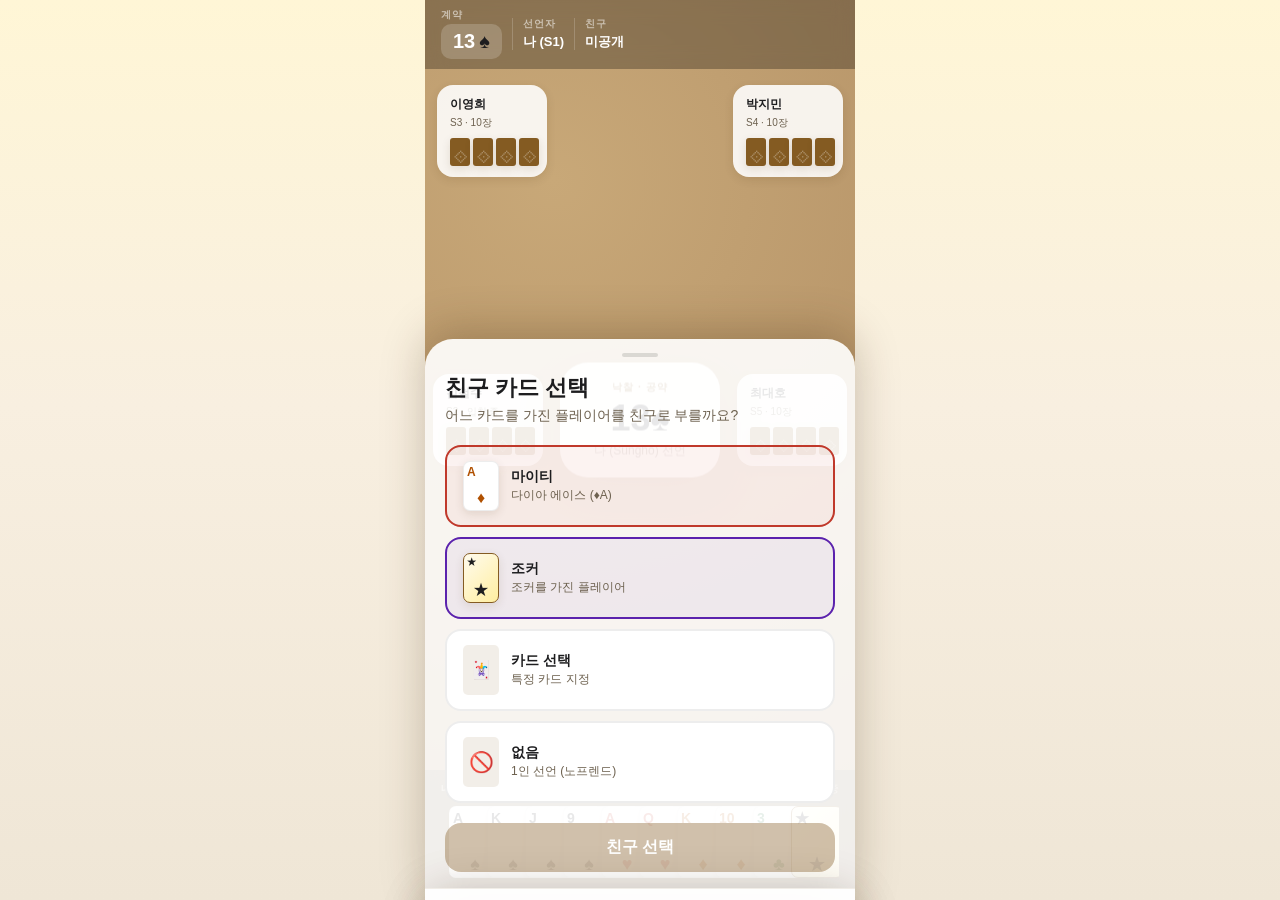
<file: docs/bb/friend-call-execution.html>
<!DOCTYPE html>
<html lang="ko">
<head>
  <meta charset="UTF-8">
  <meta name="viewport" content="width=device-width, initial-scale=1.0, viewport-fit=cover">
  <title>Mighty — Game UI Prototype</title>
  <style>
    /* ========================================================
     * DESIGN TOKENS
     * ======================================================== */
    :root {
      --c-bg:         #f8efe0;
      --c-surface:    rgba(255,255,255,0.90);
      --c-surface-lo: rgba(255,255,255,0.64);
      --c-primary:    #845b22;
      --c-primary-lo: rgba(132,91,34,0.10);
      --c-text:       #1d1d1f;
      --c-muted:      #4a4032;
      --c-subtle:     #6d614f;
      --c-green:      #21653d;
      --c-red:        #c0392b;
      --c-felt:       #b8956a;
      --c-felt-dark:  #a07c50;
      --c-spade:      #1d1d1f;
      --c-heart:      #c0392b;
      --c-diamond:    #b05000;
      --c-club:       #1a6b3a;
      --c-nt:         #5b22ad;

      --r-sm:   10px;
      --r-md:   16px;
      --r-lg:   22px;
      --r-xl:   28px;
      --r-pill: 999px;

      --sh-sm: 0 3px 10px rgba(70,47,16,0.12);
      --sh-md: 0 8px 24px rgba(70,47,16,0.16);
      --sh-lg: 0 16px 44px rgba(70,47,16,0.20);

      --sat: env(safe-area-inset-top, 44px);
      --sab: env(safe-area-inset-bottom, 34px);

      --proto-h: calc(var(--sab) + 12px);
    }

    /* RESET & BASE */
    *, *::before, *::after { box-sizing: border-box; margin: 0; padding: 0; }

    body {
      font-family: -apple-system, "Helvetica Neue", Arial, sans-serif;
      background: linear-gradient(180deg, #fff6d6 0%, #f8efe0 45%, #efe6d6 100%);
      min-height: 100vh;
      color: var(--c-text);
      overscroll-behavior: none;
      -webkit-font-smoothing: antialiased;
    }

    button { font-family: inherit; }

    /* APP SHELL */
    #app {
      max-width: 430px;
      margin: 0 auto;
      position: relative;
      min-height: 100vh;
    }

    .screen {
      display: none;
      flex-direction: column;
      min-height: 100vh;
    }
    .screen.active { display: flex; }

    /* COMMON HEADER */
    .app-header {
      position: sticky;
      top: 0;
      z-index: 100;
      display: flex;
      align-items: center;
      justify-content: space-between;
      gap: 12px;
      padding: calc(var(--sat) + 10px) 20px 12px;
      background: rgba(255,255,255,0.82);
      backdrop-filter: blur(14px);
      border-bottom: 1px solid rgba(132,91,34,0.07);
    }
    .app-header__title {
      font-size: 20px;
      font-weight: 800;
      color: var(--c-primary);
    }
    .back-btn {
      width: 38px;
      height: 38px;
      border: none;
      border-radius: 50%;
      background: var(--c-primary-lo);
      color: var(--c-primary);
      font-size: 20px;
      font-weight: 700;
      cursor: pointer;
      display: flex;
      align-items: center;
      justify-content: center;
      line-height: 1;
    }
    .avatar {
      width: 38px;
      height: 38px;
      border-radius: 50%;
      background: var(--c-primary);
      color: #fff;
      font-size: 14px;
      font-weight: 800;
      display: flex;
      align-items: center;
      justify-content: center;
    }

    /* BUTTONS */
    .btn {
      display: inline-flex;
      align-items: center;
      justify-content: center;
      gap: 8px;
      padding: 14px 22px;
      border: none;
      border-radius: var(--r-md);
      font-size: 16px;
      font-weight: 700;
      cursor: pointer;
      transition: opacity 0.14s, transform 0.1s;
      -webkit-tap-highlight-color: transparent;
    }
    .btn:active:not(:disabled) { opacity: 0.76; transform: scale(0.97); }
    .btn--primary { background: var(--c-primary); color: #fff; }
    .btn--ghost   { background: var(--c-primary-lo); color: var(--c-primary); }
    .btn--danger  { background: rgba(192,57,43,0.10); color: var(--c-red); }
    .btn--sm      { padding: 10px 16px; font-size: 14px; border-radius: var(--r-sm); }
    .btn--full    { width: 100%; }
    .btn:disabled { opacity: 0.38; cursor: not-allowed; }

    /* PILL / BADGE */
    .pill {
      display: inline-flex;
      align-items: center;
      gap: 5px;
      padding: 4px 10px;
      border-radius: var(--r-pill);
      font-size: 11px;
      font-weight: 700;
      text-transform: uppercase;
      letter-spacing: 0.05em;
    }
    .pill--muted   { background: var(--c-primary-lo); color: var(--c-primary); }
    .pill--green   { background: rgba(33,101,61,0.12); color: var(--c-green); }
    .pill--red     { background: rgba(192,57,43,0.12); color: var(--c-red); }
    .pill--yellow  { background: rgba(195,132,17,0.14); color: #8c5d00; }
    .dot { width: 7px; height: 7px; border-radius: 50%; background: currentColor; flex-shrink: 0; }

    /* CARD CHIP */
    .card-chip {
      width: 42px;
      height: 58px;
      border-radius: 7px;
      background: #fff;
      box-shadow: var(--sh-sm);
      border: 1.5px solid rgba(0,0,0,0.07);
      display: flex;
      flex-direction: column;
      align-items: center;
      justify-content: space-between;
      padding: 4px 3px;
      flex-shrink: 0;
      user-select: none;
      transition: transform 0.18s cubic-bezier(.34,1.56,.64,1), box-shadow 0.18s, opacity 0.15s;
      -webkit-tap-highlight-color: transparent;
    }
    .card-chip .rank { font-size: 12px; font-weight: 800; line-height: 1; align-self: flex-start; }
    .card-chip .suit { font-size: 16px; line-height: 1; }
    .card-chip.playable { cursor: pointer; }
    .card-chip.playable:hover { transform: translateY(-4px); }
    .card-chip.selected  { transform: translateY(-12px); box-shadow: var(--sh-md); border-color: var(--c-primary); }
    .card-chip.played    { opacity: 0.32; transform: scale(0.9); }
    .card-chip.back {
      background: var(--c-primary);
      border-color: transparent;
      cursor: default;
    }
    .card-chip.back::after { content: '⟐'; color: rgba(255,255,255,0.3); font-size: 22px; }
    .card-chip.joker {
      background: linear-gradient(135deg, #fffbee, #ffeea0);
      border-color: var(--c-primary);
    }
    .card-chip.joker .rank { font-size: 9px; }

    /* Mini card */
    .card-mini {
      width: 34px;
      height: 46px;
      border-radius: 5px;
      background: #fff;
      box-shadow: 0 2px 7px rgba(0,0,0,0.14);
      border: 1px solid rgba(0,0,0,0.07);
      display: flex;
      flex-direction: column;
      align-items: center;
      justify-content: space-between;
      padding: 3px;
      font-weight: 800;
    }
    .card-mini .rank { font-size: 9px; line-height: 1; align-self: flex-start; }
    .card-mini .suit { font-size: 13px; line-height: 1; }
    .card-mini.empty {
      background: rgba(255,255,255,0.20);
      box-shadow: none;
      border: 1.5px dashed rgba(255,255,255,0.35);
    }

    .c-spade   { color: var(--c-spade); }
    .c-heart   { color: var(--c-heart); }
    .c-diamond { color: var(--c-diamond); }
    .c-club    { color: var(--c-club); }
    .c-nt      { color: var(--c-nt); }

    /* SEAT WIDGET */
    .seat-widget {
      background: rgba(255,255,255,0.88);
      border-radius: var(--r-md);
      padding: 10px 12px;
      box-shadow: var(--sh-sm);
      min-width: 88px;
      max-width: 110px;
      border: 1.5px solid transparent;
    }
    .seat-widget__name {
      font-size: 12px;
      font-weight: 700;
      white-space: nowrap;
      overflow: hidden;
      text-overflow: ellipsis;
    }
    .seat-widget__sub {
      font-size: 10px;
      color: var(--c-subtle);
      margin-top: 3px;
    }
    .seat-widget__cards {
      display: flex;
      gap: 3px;
      margin-top: 8px;
    }
    .seat-widget.active-turn {
      border-color: var(--c-primary);
      animation: seat-pulse 1.2s ease-in-out infinite alternate;
    }
    @keyframes seat-pulse {
      from { box-shadow: var(--sh-sm); }
      to   { box-shadow: 0 0 0 6px rgba(132,91,34,0.18), var(--sh-sm); }
    }

    /* SCREEN: GAME */
    #screen-game {
      height: 100vh;
      overflow: hidden;
      position: relative;
      background: radial-gradient(circle at 30% 20%, #c8a878 0%, #b8966a 50%, #a07c50 100%);
    }

    .game-topbar {
      position: absolute;
      top: 0; left: 0; right: 0;
      z-index: 20;
      padding: calc(var(--sat) + 8px) 16px 10px;
      display: flex;
      align-items: center;
      justify-content: space-between;
      gap: 10px;
      background: rgba(0,0,0,0.28);
      backdrop-filter: blur(10px);
    }
    .topbar-left { display: flex; align-items: center; gap: 10px; flex: 1; min-width: 0; }
    .topbar-label {
      font-size: 10px;
      font-weight: 700;
      text-transform: uppercase;
      letter-spacing: 0.09em;
      color: rgba(255,255,255,0.55);
      margin-bottom: 2px;
    }
    .contract-badge {
      display: inline-flex;
      align-items: center;
      gap: 4px;
      padding: 6px 12px;
      background: rgba(255,255,255,0.18);
      border-radius: var(--r-sm);
      font-size: 20px;
      font-weight: 900;
      color: #fff;
    }
    .topbar-divider {
      width: 1px;
      height: 32px;
      background: rgba(255,255,255,0.18);
      flex-shrink: 0;
    }
    .topbar-block { min-width: 0; }
    .topbar-value { font-size: 13px; font-weight: 700; color: #fff; white-space: nowrap; overflow: hidden; text-overflow: ellipsis; }
    .score-display { display: flex; align-items: center; gap: 8px; }
    .score-team { text-align: center; }
    .score-team__label { font-size: 9px; color: rgba(255,255,255,0.55); text-transform: uppercase; letter-spacing: 0.06em; }
    .score-team__value { font-size: 24px; font-weight: 900; color: #fff; line-height: 1; }
    .score-sep { font-size: 14px; color: rgba(255,255,255,0.35); }

    .game-table {
      position: absolute;
      left: 0; right: 0;
      z-index: 5;
    }

    .seat-pos { position: absolute; }
    .seat-pos--nw { top: 16px; left: 12px; }
    .seat-pos--ne { top: 16px; right: 12px; }
    .seat-pos--w  { top: 50%; left: 8px;  transform: translateY(-50%); }
    .seat-pos--e  { top: 50%; right: 8px; transform: translateY(-50%); }

    .trick-center {
      position: absolute;
      top: 50%; left: 50%;
      transform: translate(-50%, -50%);
      width: 170px;
      text-align: center;
    }
    .trick-label-small {
      font-size: 10px;
      font-weight: 700;
      text-transform: uppercase;
      letter-spacing: 0.08em;
      color: rgba(255,255,255,0.55);
      margin-bottom: 8px;
    }
    .trick-cards {
      display: flex;
      gap: 6px;
      justify-content: center;
      flex-wrap: wrap;
    }
    .trick-card-slot {
      display: flex;
      flex-direction: column;
      align-items: center;
      gap: 3px;
    }
    .trick-pos-label {
      font-size: 9px;
      font-weight: 700;
      text-transform: uppercase;
      color: rgba(255,255,255,0.50);
    }

    .bid-center {
      position: absolute;
      top: 50%; left: 50%;
      transform: translate(-50%, -50%);
      background: rgba(255,255,255,0.92);
      backdrop-filter: blur(14px);
      border-radius: var(--r-xl);
      padding: 18px 28px;
      text-align: center;
      box-shadow: var(--sh-lg);
      min-width: 160px;
    }
    .bid-center__eyebrow {
      font-size: 10px;
      font-weight: 700;
      text-transform: uppercase;
      letter-spacing: 0.10em;
      color: var(--c-primary);
      margin-bottom: 6px;
    }
    .bid-center__value {
      font-size: 36px;
      font-weight: 900;
      color: var(--c-text);
      line-height: 1;
    }
    .bid-center__by { font-size: 12px; color: var(--c-subtle); margin-top: 6px; }

    .bid-history {
      position: absolute;
      bottom: 16px; left: 0; right: 0;
      display: flex;
      gap: 6px;
      justify-content: center;
      flex-wrap: wrap;
      padding: 0 12px;
    }
    .bid-history-chip {
      padding: 4px 10px;
      border-radius: var(--r-pill);
      background: rgba(255,255,255,0.20);
      font-size: 11px;
      font-weight: 700;
      color: rgba(255,255,255,0.70);
    }
    .bid-history-chip.pass { text-decoration: line-through; opacity: 0.55; }

    .game-hand {
      position: absolute;
      bottom: 0; left: 0; right: 0;
      z-index: 15;
      background: rgba(0,0,0,0.30);
      backdrop-filter: blur(10px);
      padding: 12px 16px calc(var(--proto-h) + 8px);
    }
    .hand-meta {
      display: flex;
      align-items: center;
      justify-content: space-between;
      margin-bottom: 10px;
    }
    .hand-meta__label {
      font-size: 10px;
      font-weight: 700;
      text-transform: uppercase;
      letter-spacing: 0.09em;
      color: rgba(255,255,255,0.55);
    }
    .hand-cards {
      display: flex;
      gap: 0;
      overflow-x: auto;
      padding-bottom: 2px;
      padding-left: 8px;
      scrollbar-width: none;
      -webkit-overflow-scrolling: touch;
    }
    .hand-cards::-webkit-scrollbar { display: none; }
    .hand-cards .card-chip {
      width: 52px;
      height: 72px;
      margin-left: -14px;
      flex-shrink: 0;
      transition: transform 0.15s, margin-top 0.15s;
      cursor: pointer;
    }
    .hand-cards .card-chip:first-child { margin-left: 0; }
    .hand-cards .card-chip .rank { font-size: 14px; }
    .hand-cards .card-chip .suit { font-size: 18px; }
    .hand-cards .card-chip.selected {
      transform: translateY(-12px);
      z-index: 10;
      box-shadow: 0 4px 14px rgba(132,91,34,0.30);
    }
    .hand-cards .card-chip.playable:active {
      transform: translateY(-8px);
    }

    /* ACTION SHEET */
    .action-sheet {
      position: fixed;
      bottom: 0; left: 50%; z-index: 300;
      transform: translateX(-50%) translateY(100%);
      width: min(100%, 430px);
      background: var(--c-surface);
      border-radius: var(--r-xl) var(--r-xl) 0 0;
      box-shadow: 0 -8px 44px rgba(60,40,10,0.26);
      padding: 0 20px calc(var(--proto-h) + 16px);
      transition: transform 0.32s cubic-bezier(0.34,1.3,0.64,1);
    }
    .action-sheet.open { transform: translateX(-50%) translateY(0); }
    .sheet-handle {
      width: 36px; height: 4px;
      border-radius: 2px;
      background: rgba(0,0,0,0.12);
      margin: 14px auto 16px;
    }
    .sheet-title { font-size: 22px; font-weight: 800; margin-bottom: 4px; }
    .sheet-sub   { font-size: 14px; color: var(--c-subtle); margin-bottom: 20px; }

    .bid-level-row {
      display: flex;
      align-items: center;
      justify-content: center;
      gap: 22px;
      margin-bottom: 16px;
    }
    .stepper {
      width: 50px; height: 50px;
      border: 2px solid var(--c-primary-lo);
      border-radius: 50%;
      background: transparent;
      font-size: 26px;
      font-weight: 700;
      color: var(--c-primary);
      cursor: pointer;
      display: flex;
      align-items: center;
      justify-content: center;
    }
    .stepper:active { background: var(--c-primary-lo); }
    .bid-level-num {
      font-size: 52px;
      font-weight: 900;
      color: var(--c-text);
      min-width: 80px;
      text-align: center;
      line-height: 1;
    }
    .trump-row {
      display: flex;
      gap: 8px;
      justify-content: center;
      margin-bottom: 20px;
    }
    .trump-btn {
      flex: 1;
      padding: 12px 4px;
      border: 2px solid transparent;
      border-radius: var(--r-sm);
      background: rgba(0,0,0,0.04);
      font-size: 20px;
      cursor: pointer;
      text-align: center;
      transition: all 0.15s;
      -webkit-tap-highlight-color: transparent;
    }
    .trump-btn span { display: block; font-size: 9px; font-weight: 700; letter-spacing: 0.04em; margin-top: 3px; }
    .trump-btn.sel-spade   { border-color: var(--c-spade);   background: rgba(0,0,0,0.07); }
    .trump-btn.sel-heart   { border-color: var(--c-heart);   background: rgba(192,57,43,0.07); }
    .trump-btn.sel-diamond { border-color: var(--c-diamond); background: rgba(176,80,0,0.07); }
    .trump-btn.sel-club    { border-color: var(--c-club);    background: rgba(26,107,58,0.07); }
    .trump-btn.sel-nt      { border-color: var(--c-nt);      background: rgba(91,34,173,0.07); }
    .bid-btn-row { display: flex; gap: 12px; }

    .friend-list {
      display: flex;
      flex-direction: column;
      gap: 10px;
      margin-bottom: 20px;
    }
    .friend-option {
      padding: 14px 16px;
      border: 2px solid rgba(0,0,0,0.07);
      border-radius: var(--r-md);
      background: #fff;
      display: flex;
      align-items: center;
      gap: 12px;
      width: 100%;
      cursor: pointer;
      transition: all 0.15s;
      -webkit-tap-highlight-color: transparent;
    }
    .friend-option.sel {
      border-color: var(--c-primary);
      background: var(--c-primary-lo);
    }
    .friend-option__name { font-size: 14px; font-weight: 700; }
    .friend-option__hint { font-size: 12px; color: var(--c-subtle); margin-top: 1px; }

    .play-bar {
      position: fixed;
      bottom: var(--proto-h);
      left: 50%; z-index: 400;
      transform: translateX(-50%) translateY(100%);
      width: min(100%, 430px);
      background: rgba(255,255,255,0.96);
      backdrop-filter: blur(14px);
      border-top: 1px solid rgba(132,91,34,0.10);
      padding: 12px 20px;
      display: flex;
      align-items: center;
      gap: 12px;
      transition: transform 0.22s cubic-bezier(.34,1.4,.64,1);
    }
    .play-bar.open { transform: translateX(-50%) translateY(0); }
    .play-bar__info { flex: 1; }
    .play-bar__label { font-size: 12px; color: var(--c-subtle); }
    .play-bar__card  { font-size: 18px; font-weight: 800; margin-top: 1px; }

    /* SCREEN: RESULT */
    #screen-result {
      padding-bottom: var(--proto-h);
      overflow-y: auto;
    }
    .result-hero {
      padding: 28px 20px 20px;
      text-align: center;
    }
    .result-outcome       { font-size: 60px; font-weight: 900; line-height: 1; }
    .result-outcome--win  { color: var(--c-green); }
    .result-outcome--lose { color: var(--c-red); }
    .result-contract      { font-size: 17px; color: var(--c-muted); margin-top: 8px; }
    .result-section       { padding: 0 20px 20px; }
    .result-section-title {
      font-size: 11px;
      font-weight: 700;
      text-transform: uppercase;
      letter-spacing: 0.09em;
      color: var(--c-primary);
      margin-bottom: 12px;
    }
    .score-table {
      background: var(--c-surface);
      border-radius: var(--r-lg);
      overflow: hidden;
      box-shadow: var(--sh-sm);
    }
    .score-row {
      display: grid;
      grid-template-columns: 2fr 1fr 1fr;
      padding: 15px 18px;
      font-size: 14px;
      border-bottom: 1px solid rgba(132,91,34,0.07);
      align-items: center;
    }
    .score-row:last-child { border-bottom: none; }
    .score-row--head {
      font-size: 10px;
      font-weight: 700;
      text-transform: uppercase;
      letter-spacing: 0.07em;
      color: var(--c-subtle);
      background: rgba(132,91,34,0.05);
      padding: 10px 18px;
    }
    .score-row--win  { background: rgba(33,101,61,0.06); font-weight: 700; }
    .score-row--lose { opacity: 0.65; }
    .player-results {
      background: var(--c-surface);
      border-radius: var(--r-lg);
      overflow: hidden;
      box-shadow: var(--sh-sm);
    }
    .player-result-row {
      display: flex;
      align-items: center;
      justify-content: space-between;
      padding: 14px 18px;
      border-bottom: 1px solid rgba(132,91,34,0.07);
      font-size: 14px;
    }
    .player-result-row:last-child { border-bottom: none; }
    .player-result-row__name { font-weight: 600; }
    .player-result-row__pts  { font-weight: 800; }
    .result-actions { padding: 0 20px 20px; display: flex; flex-direction: column; gap: 10px; }

    @media (max-width: 374px) {
      .trump-row { gap: 4px; }
      .trump-btn { padding: 10px 2px; font-size: 16px; }
      .bid-level-num { font-size: 44px; }
      .seat-grid { grid-template-columns: 1fr; }
    }

    /* FRIEND OPTION VARIANTS */
    .friend-option.mighty { border-color: var(--c-red); background: rgba(192,57,43,0.06); }
    .friend-option.mighty.sel { border-color: var(--c-red); background: rgba(192,57,43,0.12); }
    .friend-option.joker-opt { border-color: var(--c-nt); background: rgba(91,34,173,0.06); }
    .friend-option.joker-opt.sel { border-color: var(--c-nt); background: rgba(91,34,173,0.12); }
    .friend-option.card-pick-opt.has-card { border-color: var(--c-primary); }
    .friend-option.card-pick-opt.has-card.sel { background: var(--c-primary-lo); }

    /* CARD PICK SHEET (#sheet-card-pick) */
    .friend-card-grid {
      display: grid;
      grid-template-columns: repeat(3, 1fr);
      gap: 10px;
      margin-bottom: 20px;
    }
    .friend-card-opt {
      padding: 14px 8px;
      border: 2px solid rgba(0,0,0,0.07);
      border-radius: var(--r-md);
      background: #fff;
      text-align: center;
      cursor: pointer;
      transition: all 0.15s;
      -webkit-tap-highlight-color: transparent;
    }
    .friend-card-opt.sel {
      border-color: var(--c-primary);
      background: var(--c-primary-lo);
    }
    .friend-card-opt__card { font-size: 24px; font-weight: 800; }
    .friend-card-opt__label { font-size: 11px; color: var(--c-subtle); margin-top: 4px; }
    .friend-section-label {
      font-size: 11px;
      font-weight: 700;
      text-transform: uppercase;
      letter-spacing: 0.06em;
      color: var(--c-subtle);
      margin-bottom: 8px;
      text-align: left;
    }
  </style>
</head>
<body>
<!-- 단계: 친구 선언 화면 (friend) -->
<div id="app">

  <!-- ============================================================
       PROTOTYPE NAVIGATION — always visible at bottom
       ============================================================ -->
  

  <!-- ============================================================
       SCREEN: LOBBY
       ============================================================ -->
  <section id="screen-lobby" class="screen">
    <header class="app-header">
      <div class="app-header__title">마이티</div>
      <div class="avatar">나</div>
    </header>

    <div class="lobby-body">
      <p class="lobby-greeting">안녕하세요, Sungho님 👋</p>
      <h1 class="lobby-heading">방 목록</h1>

      <p class="section-label">현재 방 · 3개</p>

      <div class="room-list">
        <div class="room-card">
          <div>
            <div class="room-card__name">고수들만 모여라</div>
            <div class="room-card__meta">호스트: 김철수 &nbsp;·&nbsp; 3/5명</div>
          </div>
          <button class="btn btn--primary btn--sm" onclick="go('room')">입장</button>
        </div>

        <div class="room-card">
          <div>
            <div class="room-card__name">마이티 한판!</div>
            <div class="room-card__meta">호스트: 이영희 &nbsp;·&nbsp; 2/5명</div>
          </div>
          <button class="btn btn--primary btn--sm" onclick="go('room')">입장</button>
        </div>

        <div class="room-card">
          <div>
            <div class="room-card__name">친선 게임</div>
            <div class="room-card__meta">호스트: 박지민 &nbsp;·&nbsp; 4/5명</div>
          </div>
          <span class="pill pill--yellow">거의 찼음</span>
        </div>
      </div>
    </div>

    <div class="lobby-cta">
      <button class="btn btn--primary btn--full" onclick="go('room')">
        + 방 만들기
      </button>
    </div>
  </section>

  <!-- ============================================================
       SCREEN: ROOM (waiting / ready)
       ============================================================ -->
  <section id="screen-room" class="screen">
    <header class="app-header">
      <button class="back-btn" onclick="go('lobby')">‹</button>
      <div style="font-size:18px;font-weight:800;">방 대기</div>
      <span class="pill pill--green"><span class="dot"></span>대기 중</span>
    </header>

    <div class="room-body">
      <p style="font-size:12px;color:var(--c-subtle);margin-bottom:6px;">방 코드 · 공유하기</p>
      <div class="room-code-row">
        <div class="room-code">MIGHTY-4829 <span style="font-size:16px;cursor:pointer;">⎘</span></div>
      </div>
      <div class="room-name">고수들만 모여라</div>

      <p class="section-label">플레이어 · 4/5명</p>

      <div class="seat-grid">
        <div class="room-seat is-you">
          <div class="room-seat__num">시트 1</div>
          <div class="room-seat__name">나 (Sungho)</div>
          <div class="room-seat__badges">
            <span class="pill pill--muted">나</span>
            <span class="pill pill--muted">호스트</span>
          </div>
        </div>

        <div class="room-seat">
          <div class="room-seat__num">시트 2</div>
          <div class="room-seat__name">김철수</div>
          <div class="room-seat__badges">
            <span class="pill pill--green"><span class="dot"></span>준비 완료</span>
          </div>
        </div>

        <div class="room-seat">
          <div class="room-seat__num">시트 3</div>
          <div class="room-seat__name">이영희</div>
          <div class="room-seat__badges">
            <span class="pill pill--green"><span class="dot"></span>준비 완료</span>
          </div>
        </div>

        <div class="room-seat">
          <div class="room-seat__num">시트 4</div>
          <div class="room-seat__name">박지민</div>
          <div class="room-seat__badges">
            <span class="pill pill--green"><span class="dot"></span>준비 완료</span>
          </div>
        </div>

        <div class="room-seat empty">
          <div class="room-seat__num">시트 5</div>
          <div class="room-seat__name" style="color:var(--c-subtle);">대기 중…</div>
        </div>
      </div>

      <div class="room-actions">
        <button class="btn btn--primary btn--full" onclick="go('bidding')">
          게임 시작 (4/5명)
        </button>
        <button class="btn btn--danger btn--full btn--sm">방 나가기</button>
      </div>
    </div>
  </section>

  <!-- ============================================================
       SCREEN: GAME (bidding / friend / playing sub-states)
       ============================================================ -->
  <section id="screen-game" class="screen">

    <!-- TOP BAR -->
    <div class="game-topbar">
      <!-- Bidding state topbar -->
      <div id="tb-bidding" class="topbar-left">
        <div class="topbar-block">
          <div class="topbar-label">경매 진행</div>
          <div class="topbar-value">현재 최고: <span id="tb-high-bid">13♠</span></div>
        </div>
        <div class="topbar-divider"></div>
        <div class="topbar-block">
          <div class="topbar-label">차례</div>
          <div class="topbar-value" id="tb-bidder">나 (Sungho)</div>
        </div>
      </div>

      <!-- Friend call / playing state topbar -->
      <div id="tb-contract" class="topbar-left" style="display:none;">
        <div class="topbar-block">
          <div class="topbar-label">계약</div>
          <div class="contract-badge">
            13 <span id="tb-trump-icon" class="c-spade">♠</span>
          </div>
        </div>
        <div class="topbar-divider"></div>
        <div class="topbar-block">
          <div class="topbar-label">선언자</div>
          <div class="topbar-value">나 (S1)</div>
        </div>
        <div class="topbar-divider"></div>
        <div class="topbar-block" id="tb-friend-block">
          <div class="topbar-label">친구</div>
          <div class="topbar-value" id="tb-friend">미공개</div>
        </div>
      </div>

      <!-- Score (playing only) -->
      <div id="tb-score" style="display:none;">
        <div class="score-display">
          <div class="score-team">
            <div class="score-team__label">선언팀</div>
            <div class="score-team__value" id="sc-decl">8</div>
          </div>
          <div class="score-sep">:</div>
          <div class="score-team">
            <div class="score-team__label">수비팀</div>
            <div class="score-team__value" id="sc-opp">4</div>
          </div>
        </div>
      </div>
    </div>

    <!-- TABLE AREA -->
    <div class="game-table" id="game-table">

      <!-- NW: 이영희 -->
      <div class="seat-pos seat-pos--nw">
        <div class="seat-widget" id="sw-nw">
          <div class="seat-widget__name">이영희</div>
          <div class="seat-widget__sub">S3 · 10장</div>
          <div class="seat-widget__cards" id="sw-nw-cards"><!-- backs --></div>
        </div>
      </div>

      <!-- NE: 박지민 -->
      <div class="seat-pos seat-pos--ne">
        <div class="seat-widget" id="sw-ne">
          <div class="seat-widget__name">박지민</div>
          <div class="seat-widget__sub">S4 · 10장</div>
          <div class="seat-widget__cards" id="sw-ne-cards"><!-- backs --></div>
        </div>
      </div>

      <!-- W: 김철수 -->
      <div class="seat-pos seat-pos--w">
        <div class="seat-widget active-turn" id="sw-w">
          <div class="seat-widget__name">김철수</div>
          <div class="seat-widget__sub" id="sw-w-sub">S2 · 입찰 중</div>
          <div class="seat-widget__cards" id="sw-w-cards"><!-- backs --></div>
        </div>
      </div>

      <!-- E: 최대호 -->
      <div class="seat-pos seat-pos--e">
        <div class="seat-widget" id="sw-e">
          <div class="seat-widget__name">최대호</div>
          <div class="seat-widget__sub" id="sw-e-sub">S5 · 10장</div>
          <div class="seat-widget__cards" id="sw-e-cards"><!-- backs --></div>
        </div>
      </div>

      <!-- CENTER: bid display -->
      <div class="bid-center" id="bid-center">
        <div class="bid-center__eyebrow">최고 입찰</div>
        <div class="bid-center__value" id="bid-center-val">13<span class="c-spade">♠</span></div>
        <div class="bid-center__by">나 (Sungho) 제시</div>
      </div>

      <!-- CENTER: trick cards (hidden until playing) -->
      <div class="trick-center" id="trick-center" style="display:none;">
        <div class="trick-label-small">현재 트릭 · <span id="trick-num">3</span>/10</div>
        <div class="trick-cards" id="trick-cards"><!-- built by JS --></div>
      </div>

      <!-- Bid history strip (bidding only) -->
      <div class="bid-history" id="bid-history">
        <span class="bid-history-chip pass">나: 13♠</span>
        <span class="bid-history-chip pass">최대호: PASS</span>
        <span class="bid-history-chip pass">이영희: PASS</span>
        <span class="bid-history-chip pass">박지민: PASS</span>
        <span class="bid-history-chip">김철수: ?</span>
      </div>
    </div>

    <!-- HAND AREA -->
    <div class="game-hand" id="game-hand">
      <div class="hand-meta">
        <span class="hand-meta__label">내 패 · <span id="hand-count">10</span>장</span>
        <span id="hand-hint" style="font-size:10px;color:rgba(255,255,255,0.50);">탭하여 선택</span>
      </div>
      <div class="hand-cards" id="hand-cards"><!-- built by JS --></div>
    </div>

    <!-- ACTION SHEET: BIDDING -->
    <div class="action-sheet" id="sheet-bid">
      <div class="sheet-handle"></div>
      <div class="sheet-title">입찰하기</div>
      <div class="sheet-sub" id="bid-sheet-sub">현재 최고 입찰: 13♠ &nbsp;(나)</div>

      <div class="bid-level-row">
        <button class="stepper" onclick="adjustBid(-1)">−</button>
        <div class="bid-level-num" id="bid-num">14</div>
        <button class="stepper" onclick="adjustBid(1)">+</button>
      </div>

      <div class="trump-row">
        <button class="trump-btn c-spade sel-spade"   data-trump="spade"   onclick="pickTrump('spade',this)">♠<span>스페이드</span></button>
        <button class="trump-btn c-heart"              data-trump="heart"   onclick="pickTrump('heart',this)">♥<span>하트</span></button>
        <button class="trump-btn c-diamond"            data-trump="diamond" onclick="pickTrump('diamond',this)">♦<span>다이아</span></button>
        <button class="trump-btn c-club"               data-trump="club"    onclick="pickTrump('club',this)">♣<span>클럽</span></button>
        <button class="trump-btn c-nt"                 data-trump="nt"      onclick="pickTrump('nt',this)">NT<span>노트럼프</span></button>
      </div>

      <div class="bid-btn-row">
        <button class="btn btn--ghost" style="flex:1;" onclick="doPass()">패스</button>
        <button class="btn btn--primary" style="flex:2;" id="bid-confirm-btn" onclick="doBid()">14♠ 입찰</button>
      </div>
    </div>

    <!-- ACTION SHEET: FRIEND CALL -->
    <div class="action-sheet" id="sheet-friend">
      <div class="sheet-handle"></div>
      <div class="sheet-title">친구 카드 선택</div>
      <div class="sheet-sub">어느 카드를 가진 플레이어를 친구로 부를까요?</div>

      <div class="friend-list" id="friend-list">
        <!-- 1. 마이티 -->
        <div class="friend-option mighty" onclick="pickFriend(this, 'A♦', '마이티')">
          <div class="card-chip" style="width:36px;height:50px;flex-shrink:0;">
            <span class="rank c-diamond">A</span>
            <span class="suit c-diamond">♦</span>
          </div>
          <div>
            <div class="friend-option__name">마이티</div>
            <div class="friend-option__hint">다이아 에이스 (♦A)</div>
          </div>
        </div>
        <!-- 2. 조커 -->
        <div class="friend-option joker-opt" onclick="pickFriend(this, '조커', '조커')">
          <div class="card-chip joker" style="width:36px;height:50px;flex-shrink:0;">
            <span class="rank">★</span>
            <span class="suit">★</span>
          </div>
          <div>
            <div class="friend-option__name">조커</div>
            <div class="friend-option__hint">조커를 가진 플레이어</div>
          </div>
        </div>
        <!-- 3. 카드 선택 -->
        <div class="friend-option card-pick-opt" onclick="openCardPick()">
          <div style="width:36px;height:50px;border-radius:5px;background:var(--c-primary-lo);display:flex;align-items:center;justify-content:center;font-size:18px;flex-shrink:0;" id="card-pick-icon">🃏</div>
          <div>
            <div class="friend-option__name" id="card-pick-label">카드 선택</div>
            <div class="friend-option__hint" id="card-pick-hint">특정 카드 지정</div>
          </div>
        </div>
        <!-- 4. 없음 -->
        <div class="friend-option" onclick="pickFriend(this, '없음', '1인 선언')">
          <div style="width:36px;height:50px;border-radius:5px;background:var(--c-primary-lo);display:flex;align-items:center;justify-content:center;font-size:20px;flex-shrink:0;">🚫</div>
          <div>
            <div class="friend-option__name">없음</div>
            <div class="friend-option__hint">1인 선언 (노프렌드)</div>
          </div>
        </div>
      </div>

      <button class="btn btn--primary btn--full" id="friend-confirm-btn" onclick="doFriendConfirm()" disabled>친구 선택</button>
    </div>

    <!-- ACTION SHEET: CARD PICK (for 카드 선택) -->
    <div class="action-sheet" id="sheet-card-pick">
      <div class="sheet-handle"></div>
      <div class="sheet-title">친구 카드 선택</div>
      <div class="sheet-sub">친구로 부를 카드를 선택하세요</div>

      <div class="friend-section-label" id="card-pick-trump-title">공약 수트 (♠ 스페이드)</div>
      <div class="friend-card-grid" id="card-pick-trump">
        <div class="friend-card-opt" onclick="pickCard(this, 'A♠')">
          <div class="friend-card-opt__card c-spade">A♠</div>
          <div class="friend-card-opt__label">에이스</div>
        </div>
        <div class="friend-card-opt" onclick="pickCard(this, 'K♠')">
          <div class="friend-card-opt__card c-spade">K♠</div>
          <div class="friend-card-opt__label">킹</div>
        </div>
        <div class="friend-card-opt" onclick="pickCard(this, 'Q♠')">
          <div class="friend-card-opt__card c-spade">Q♠</div>
          <div class="friend-card-opt__label">퀸</div>
        </div>
      </div>

      <div class="friend-section-label" id="card-pick-other-title">다른 수트 에이스 (마이티 제외)</div>
      <div class="friend-card-grid" id="card-pick-other">
        <div class="friend-card-opt" onclick="pickCard(this, 'K♥')">
          <div class="friend-card-opt__card c-heart">K♥</div>
          <div class="friend-card-opt__label">하트</div>
        </div>
        <div class="friend-card-opt" onclick="pickCard(this, 'K♦')">
          <div class="friend-card-opt__card c-diamond">K♦</div>
          <div class="friend-card-opt__label">다이아</div>
        </div>
        <div class="friend-card-opt" onclick="pickCard(this, 'K♣')">
          <div class="friend-card-opt__card c-club">K♣</div>
          <div class="friend-card-opt__label">클럽</div>
        </div>
      </div>

      <button class="btn btn--ghost btn--full" onclick="closeCardPick()">돌아가기</button>
    </div>

    <!-- PLAY ACTION BAR -->
    <div class="play-bar" id="play-bar">
      <div class="play-bar__info">
        <div class="play-bar__label">선택한 카드</div>
        <div class="play-bar__card" id="play-bar-card">—</div>
      </div>
      <button class="btn btn--ghost btn--sm" onclick="cancelCardSelect()">취소</button>
      <button class="btn btn--primary" onclick="playCard()">내기</button>
    </div>

  </section>

  <!-- ============================================================
       SCREEN: RESULT
       ============================================================ -->
  <section id="screen-result" class="screen">
    <header class="app-header">
      <button class="back-btn" onclick="go('lobby')">‹</button>
      <div style="font-size:18px;font-weight:800;">결과</div>
      <div style="width:38px;"></div>
    </header>

    <div class="result-hero">
      <div class="result-outcome result-outcome--win" id="result-outcome-text">승리!</div>
      <div class="result-contract" id="result-contract-text">계약 13♠ 달성 &nbsp;·&nbsp; 15트릭 획득</div>
    </div>

    <div class="result-section">
      <div class="result-section-title">팀 점수</div>
      <div class="score-table">
        <div class="score-row score-row--head">
          <span>팀</span><span>목표</span><span>획득</span>
        </div>
        <div class="score-row score-row--win">
          <span>선언팀 (나 + 박지민)</span>
          <span>13</span>
          <span style="color:var(--c-green);">15 ✓</span>
        </div>
        <div class="score-row score-row--lose">
          <span>수비팀</span>
          <span>—</span>
          <span>5</span>
        </div>
      </div>
    </div>

    <div class="result-section">
      <div class="result-section-title">플레이어 점수</div>
      <div class="player-results">
        <div class="player-result-row">
          <div>
            <div class="player-result-row__name">나 (Sungho) · 선언자</div>
            <div style="font-size:12px;color:var(--c-subtle);">선언팀</div>
          </div>
          <div class="player-result-row__pts" style="color:var(--c-green);">+3점</div>
        </div>
        <div class="player-result-row">
          <div>
            <div class="player-result-row__name">박지민 · 친구</div>
            <div style="font-size:12px;color:var(--c-subtle);">선언팀</div>
          </div>
          <div class="player-result-row__pts" style="color:var(--c-green);">+2점</div>
        </div>
        <div class="player-result-row">
          <div>
            <div class="player-result-row__name">김철수</div>
            <div style="font-size:12px;color:var(--c-subtle);">수비팀</div>
          </div>
          <div class="player-result-row__pts" style="color:var(--c-red);">−1점</div>
        </div>
        <div class="player-result-row">
          <div>
            <div class="player-result-row__name">이영희</div>
            <div style="font-size:12px;color:var(--c-subtle);">수비팀</div>
          </div>
          <div class="player-result-row__pts" style="color:var(--c-red);">−1점</div>
        </div>
        <div class="player-result-row">
          <div>
            <div class="player-result-row__name">최대호</div>
            <div style="font-size:12px;color:var(--c-subtle);">수비팀</div>
          </div>
          <div class="player-result-row__pts" style="color:var(--c-red);">−1점</div>
        </div>
      </div>
    </div>

    <div class="result-actions">
      <button class="btn btn--primary btn--full" onclick="go('room')">다시 하기</button>
      <button class="btn btn--ghost btn--full"   onclick="go('lobby')">로비로 돌아가기</button>
    </div>
  </section>

</div><!-- #app -->
<script>
/* =============================================================
 * MOCK DATA
 * ============================================================= */
const HAND = [
  { rank:'A',  suit:'spade',   sym:'♠', cls:'c-spade'   },
  { rank:'K',  suit:'spade',   sym:'♠', cls:'c-spade'   },
  { rank:'J',  suit:'spade',   sym:'♠', cls:'c-spade'   },
  { rank:'9',  suit:'spade',   sym:'♠', cls:'c-spade'   },
  { rank:'A',  suit:'heart',   sym:'♥', cls:'c-heart'   },
  { rank:'Q',  suit:'heart',   sym:'♥', cls:'c-heart'   },
  { rank:'K',  suit:'diamond', sym:'♦', cls:'c-diamond' },
  { rank:'10', suit:'diamond', sym:'♦', cls:'c-diamond' },
  { rank:'3',  suit:'club',    sym:'♣', cls:'c-club'    },
  { rank:'★',  suit:'joker',   sym:'★', cls:''          },
]

const TRICK_MOCK = [
  { pos:'W',  label:'W',  playerName:'김철수', rank:'K', sym:'♥', cls:'c-heart',   played:true  },
  { pos:'NW', label:'NW', playerName:'이영희', rank:'5', sym:'♠', cls:'c-spade',   played:true  },
  { pos:'NE', label:'NE', playerName:'박지민', rank:'9', sym:'♥', cls:'c-heart',   played:true  },
  { pos:'E',  label:'E',  playerName:'최대호', rank:null, sym:null, cls:null,       played:false },
  { pos:'S',  label:'S',  playerName:'나',     rank:null, sym:null, cls:null,       played:false },
]

const S = {
  phase:          'init',
  bidLevel:       14,
  selectedTrump:  'spade',
  selectedFriend: '',
  selectedFriendLabel: null,
  selectedCardIdx: null,
  playedCardIdxs:  new Set(),
}

const TRUMP_SYM  = { spade:'♠', heart:'♥', diamond:'♦', club:'♣', nt:'NT' }
const TRUMP_CLS  = { spade:'c-spade', heart:'c-heart', diamond:'c-diamond', club:'c-club', nt:'c-nt' }

function go(screen) {
  document.querySelectorAll('.action-sheet').forEach(el => el.classList.remove('open'))
  const pb = document.getElementById('play-bar')
  if (pb) pb.classList.remove('open')
  S.phase = screen
  S.selectedCardIdx = null

  document.querySelectorAll('.screen').forEach(el => el.classList.remove('active'))

  if (['bidding','friend','playing','kitty','discard'].includes(screen)) {
    const gameScreen = document.getElementById('screen-game')
    if (gameScreen) gameScreen.classList.add('active')
    setupGameScreen(screen)
  } else {
    const s = document.getElementById(`screen-${screen}`)
    if (s) s.classList.add('active')
  }
}

function setupGameScreen(sub) {
  const tbBid      = document.getElementById('tb-bidding')
  const tbContract = document.getElementById('tb-contract')
  const tbScore    = document.getElementById('tb-score')
  const bidCenter  = document.getElementById('bid-center')
  const trickCenter= document.getElementById('trick-center')
  const bidHistory = document.getElementById('bid-history')

  renderOpponentBacks(sub === 'playing' ? 7 : 10)
  buildHandCards(sub)

  if (sub === 'bidding') {
    if(tbBid) tbBid.style.display       = ''
    if(tbContract) tbContract.style.display  = 'none'
    if(tbScore) tbScore.style.display     = 'none'
    if(bidCenter) bidCenter.style.display   = ''
    if(trickCenter) trickCenter.style.display = 'none'
    if(bidHistory) bidHistory.style.display  = ''
    setActiveSeat('sw-w')
    const sww = document.getElementById('sw-w-sub'); if(sww) sww.textContent = 'S2 · 입찰 중'
    const hh = document.getElementById('hand-hint'); if(hh) hh.textContent = '입찰 중 (패 참조)'
    setTimeout(() => { const sb = document.getElementById('sheet-bid'); if(sb) sb.classList.add('open') }, 350)
  } else if (sub === 'friend') {
    if(tbBid) tbBid.style.display       = 'none'
    if(tbContract) tbContract.style.display  = ''
    if(tbScore) tbScore.style.display     = 'none'
    if(bidCenter) bidCenter.style.display   = ''
    const bcv = document.getElementById('bid-center-val'); if(bcv) bcv.innerHTML = '13<span class="c-spade">♠</span>'
    const bce = document.querySelector('#bid-center .bid-center__eyebrow'); if(bce) bce.textContent = '낙찰 · 공약'
    const bcb = document.querySelector('#bid-center .bid-center__by'); if(bcb) bcb.textContent = '나 (Sungho) 선언'
    if(trickCenter) trickCenter.style.display = 'none'
    if(bidHistory) bidHistory.style.display  = 'none'
    clearActiveSeat()
    const hh = document.getElementById('hand-hint'); if(hh) hh.textContent = '친구 선택 중'

    // 초기화: 마이티/조커/카드선택 하이라이트 제거
    document.querySelectorAll('.friend-option').forEach(e => e.classList.remove('sel'))
    document.querySelectorAll('.friend-card-opt').forEach(e => e.classList.remove('sel'))
    const fp = document.querySelector('.friend-option.card-pick-opt')
    if (fp) fp.classList.remove('sel', 'has-card')
    const lbl = document.getElementById('card-pick-label')
    const hnt = document.getElementById('card-pick-hint')
    if (lbl) lbl.textContent = '카드 선택'
    if (hnt) hnt.textContent = '특정 카드 지정'
    const fc = document.getElementById('friend-confirm-btn')
    if (fc) { fc.disabled = true; fc.textContent = '친구 선택' }
    S.selectedFriend = ''
    S.selectedFriendLabel = null
    updateFriendCardPickGrid()

    setTimeout(() => { const sf = document.getElementById('sheet-friend'); if(sf) sf.classList.add('open') }, 350)
  } else if (sub === 'playing') {
    if(tbBid) tbBid.style.display       = 'none'
    if(tbContract) tbContract.style.display  = ''
    if(tbScore) tbScore.style.display     = ''
    if(bidCenter) bidCenter.style.display   = 'none'
    if(trickCenter) trickCenter.style.display = ''
    if(bidHistory) bidHistory.style.display  = 'none'
    const tbf = document.getElementById('tb-friend'); if(tbf) tbf.textContent = 'A♥ 박지민'
    const scd = document.getElementById('sc-decl'); if(scd) scd.textContent   = '8'
    const sco = document.getElementById('sc-opp'); if(sco) sco.textContent    = '4'
    setActiveSeat('sw-e')
    const swe = document.getElementById('sw-e-sub'); if(swe) swe.textContent  = 'S5 · 내기 차례'
    const hh = document.getElementById('hand-hint'); if(hh) hh.textContent = '탭하여 선택'
    buildTrickCards()
  } else if (sub === 'kitty') {
    if(tbBid) tbBid.style.display       = 'none'
    if(tbContract) tbContract.style.display  = ''
    if(tbScore) tbScore.style.display     = 'none'
    if(bidCenter) bidCenter.style.display   = ''
    const bcv = document.getElementById('bid-center-val'); if(bcv) bcv.innerHTML = '🎴🎴🎴'
    const bce = document.querySelector('#bid-center .bid-center__eyebrow'); if(bce) bce.textContent = '키티 픽업'
    const bcb = document.querySelector('#bid-center .bid-center__by'); if(bcb) bcb.textContent = '바닥 카드 3장'
    if(trickCenter) trickCenter.style.display = 'none'
    if(bidHistory) bidHistory.style.display  = 'none'
    clearActiveSeat()
    const hh = document.getElementById('hand-hint'); if(hh) hh.textContent = '키티 확인 중'
  } else if (sub === 'discard') {
    if(tbBid) tbBid.style.display       = 'none'
    if(tbContract) tbContract.style.display  = ''
    if(tbScore) tbScore.style.display     = 'none'
    if(bidCenter) bidCenter.style.display   = 'none'
    if(trickCenter) trickCenter.style.display = 'none'
    if(bidHistory) bidHistory.style.display  = 'none'
    clearActiveSeat()
    const hh = document.getElementById('hand-hint'); if(hh) hh.textContent = '버릴 카드 3장 선택'
    // add 3 kitty cards to hand for mock
    HAND.push({ rank:'2', suit:'heart', sym:'♥', cls:'c-heart' });
    HAND.push({ rank:'4', suit:'diamond', sym:'♦', cls:'c-diamond' });
    HAND.push({ rank:'5', suit:'club', sym:'♣', cls:'c-club' });
    buildHandCards('playing') // allow tap
    const pb = document.getElementById('play-bar')
    if (pb) {
       document.querySelector('#play-bar .play-bar__label').textContent = '버릴 카드'
       document.querySelector('#play-bar .btn--primary').textContent = '버리기'
    }
  }

  layoutGameTable()
}

function layoutGameTable() {
  requestAnimationFrame(() => {
    const tb   = document.querySelector('.game-topbar')
    const hand = document.querySelector('.game-hand')
    const tbl  = document.getElementById('game-table')
    if (!tb || !hand || !tbl) return
    const topH  = tb.getBoundingClientRect().height
    const handH = hand.getBoundingClientRect().height || 120
    tbl.style.top    = topH + 'px'
    tbl.style.bottom = handH + 'px'
  })
}

function setActiveSeat(id) {
  clearActiveSeat()
  const el = document.getElementById(id); if(el) el.classList.add('active-turn')
}
function clearActiveSeat() {
  document.querySelectorAll('.seat-widget.active-turn').forEach(el => el.classList.remove('active-turn'))
}

function renderOpponentBacks(count) {
  ;['sw-nw-cards','sw-ne-cards','sw-w-cards','sw-e-cards'].forEach(id => {
    const el = document.getElementById(id)
    if (!el) return
    el.innerHTML = ''
    const show = Math.min(count, 4)
    for (let i = 0; i < show; i++) {
      const c = document.createElement('div')
      c.className = 'card-chip back'
      c.style.cssText = 'width:20px;height:28px;border-radius:3px;'
      c.textContent = ''
      el.appendChild(c)
    }
  })
}

function buildHandCards(sub) {
  const container = document.getElementById('hand-cards')
  if(!container) return
  container.innerHTML = ''
  const isPlaying = sub === 'playing' || sub === 'discard'

  HAND.forEach((card, i) => {
    if (S.playedCardIdxs.has(i)) return
    const chip = document.createElement('div')
    chip.className = 'card-chip'
    if (card.suit === 'joker') chip.className += ' joker'

    chip.innerHTML = `<span class="rank ${card.cls}">${card.rank}</span><span class="suit ${card.cls}">${card.sym}</span>`
    if (isPlaying) {
      chip.className += ' playable'
      chip.addEventListener('click', () => onCardTap(i, chip, card))
    }
    if (S.selectedCardIdx === i) chip.className += ' selected'
    container.appendChild(chip)
  })
  const hc = document.getElementById('hand-count'); if(hc) hc.textContent = HAND.length - S.playedCardIdxs.size
}

function buildTrickCards() {
  const container = document.getElementById('trick-cards')
  if(!container) return
  container.innerHTML = ''
  TRICK_MOCK.forEach(tc => {
    const slot = document.createElement('div')
    slot.className = 'trick-card-slot'
    if (tc.played && tc.rank) {
      slot.innerHTML = `
        <div class="card-mini">
          <span class="rank ${tc.cls}">${tc.rank}</span>
          <span class="suit ${tc.cls}">${tc.sym}</span>
        </div>
        <span class="trick-pos-label">${tc.label}</span>`
    } else {
      slot.innerHTML = `
        <div class="card-mini empty"></div>
        <span class="trick-pos-label">${tc.label}</span>`
    }
    container.appendChild(slot)
  })
}

function adjustBid(delta) {
  S.bidLevel = Math.max(13, Math.min(20, S.bidLevel + delta))
  const bn = document.getElementById('bid-num'); if(bn) bn.textContent = S.bidLevel
  syncBidConfirmBtn()
}
function pickTrump(trump, btn) {
  S.selectedTrump = trump
  document.querySelectorAll('.trump-btn').forEach(b => b.className = b.className.replace(/sel-\w+/g, '').trim())
  btn.classList.add(`sel-${trump}`)
  syncBidConfirmBtn()
  updateFriendCardPickGrid()
}
function syncBidConfirmBtn() {
  const sym = TRUMP_SYM[S.selectedTrump]
  const btn = document.getElementById('bid-confirm-btn')
  if (btn) btn.textContent = `${S.bidLevel}${sym} 입찰`
}
function doPass() { document.getElementById('sheet-bid')?.classList.remove('open') }
function doBid() { document.getElementById('sheet-bid')?.classList.remove('open') }

function updateFriendCardPickGrid() {
  const title = document.getElementById('card-pick-trump-title')
  const othTitle = document.getElementById('card-pick-other-title')
  const trumpGrid = document.getElementById('card-pick-trump')
  const otherGrid = document.getElementById('card-pick-other')
  if (!trumpGrid || !otherGrid) return

  const t = S.selectedTrump || 'spade'
  const suits = [
    { key:'spade', sym:'♠', cls:'c-spade', label:'스페이드' },
    { key:'heart', sym:'♥', cls:'c-heart', label:'하트' },
    { key:'diamond', sym:'♦', cls:'c-diamond', label:'다이아' },
    { key:'club', sym:'♣', cls:'c-club', label:'클럽' },
  ]
  const mighty = {
    spade: 'A♦',
    heart: 'A♣',
    diamond: 'A♠',
    club: 'A♥',
  }

  const tObj = suits.find(s => s.key === t) || suits[0]
  if (title) title.textContent = `공약 수트 (${tObj.sym} ${tObj.label})`
  if (othTitle) othTitle.textContent = '다른 수트 (마이티 제외)'

  const mkOpt = (name, cls) => `
        <div class="friend-card-opt" onclick="pickCard(this, '${name}')">
          <div class="friend-card-opt__card ${cls}">${name}</div>
          <div class="friend-card-opt__label">${name[0] === 'A' ? '에이스' : name[0] === 'K' ? '킹' : '퀸'}</div>
        </div>`

  trumpGrid.innerHTML = ''
  ;['A','K','Q'].forEach(v => {
    const name = `${v}${tObj.sym}`
    trumpGrid.insertAdjacentHTML('beforeend', mkOpt(name, tObj.cls))
  })

  const others = suits.filter(s => s.key !== t)
  otherGrid.innerHTML = ''
  others.forEach(s => {
    let card = `A${s.sym}`
    if ((mighty[t] || 'A♦') === card) {
      card = `K${s.sym}`
    }
    const cls = s.cls
    otherGrid.insertAdjacentHTML('beforeend', mkOpt(card, cls))
  })
}

function pickFriend(el, name, label) {
  document.querySelectorAll('.friend-option').forEach(e => e.classList.remove('sel'))
  el.classList.add('sel')
  S.selectedFriend = name
  S.selectedFriendLabel = label || name
  const btn = document.getElementById('friend-confirm-btn')
  if (btn) { btn.textContent = name === '없음' ? '1인 선언' : `${S.selectedFriendLabel}로 친구 선택`; btn.disabled = false; }
}
function doFriendConfirm() { document.getElementById('sheet-friend')?.classList.remove('open') }

function openCardPick() {
  document.getElementById('sheet-card-pick')?.classList.add('open')
}
function closeCardPick() {
  document.getElementById('sheet-card-pick')?.classList.remove('open')
}
function pickCard(el, cardName) {
  const [rank, suit] = [cardName[0], cardName.slice(1)]
  const color = (suit === '♠' || suit === '♣') ? 'c-spade' : 'c-heart'
  document.querySelectorAll('.friend-card-opt').forEach(e => e.classList.remove('sel'))
  el.classList.add('sel')

  const label = document.getElementById('card-pick-label')
  const hint = document.getElementById('card-pick-hint')
  if (label) label.textContent = cardName
  if (hint) hint.textContent = '선택됨'

  const cardPickOpt = document.querySelector('.friend-option.card-pick-opt')
  if (cardPickOpt) {
    cardPickOpt.classList.add('sel', 'has-card')
    const icon = cardPickOpt.querySelector('#card-pick-icon')
    if (icon) {
      icon.textContent = '✓'
      icon.style.color = '#fff'
      icon.style.fontSize = '22px'
      icon.style.fontWeight = '900'
      icon.style.background = 'rgba(132,91,34,0.55)'
    }
  }

  const friendOpts = document.querySelectorAll('#friend-list .friend-option')
  friendOpts.forEach(e => e.classList.remove('sel'))
  if (friendOpts[2]) friendOpts[2].classList.add('sel')

  S.selectedFriend = cardName
  S.selectedFriendLabel = cardName
  const btn = document.getElementById('friend-confirm-btn')
  if (btn) { btn.textContent = `${cardName}로 친구 선택`; btn.disabled = false }
  closeCardPick()
}

function onCardTap(idx, chipEl, card) {
  if (S.selectedCardIdx === idx) { cancelCardSelect(); return }
  document.querySelectorAll('.card-chip.selected').forEach(c => c.classList.remove('selected'))
  S.selectedCardIdx = idx
  chipEl.classList.add('selected')
  const label = card.suit === 'joker' ? '조커' : `${card.rank}${card.sym}`
  const pbc = document.getElementById('play-bar-card'); if(pbc) pbc.innerHTML = `<span class="${card.cls}">${label}</span>`
  const pb = document.getElementById('play-bar'); if(pb) pb.classList.add('open')
}
function cancelCardSelect() {
  document.querySelectorAll('.card-chip.selected').forEach(c => c.classList.remove('selected'))
  S.selectedCardIdx = null
  const pb = document.getElementById('play-bar'); if(pb) pb.classList.remove('open')
}
function playCard() {
  if (S.selectedCardIdx === null) return
  S.playedCardIdxs.add(S.selectedCardIdx)
  cancelCardSelect()
  buildHandCards(S.phase)
}

go('friend');
window.addEventListener('resize', () => layoutGameTable())
</script>
</body>
</html>
</file>
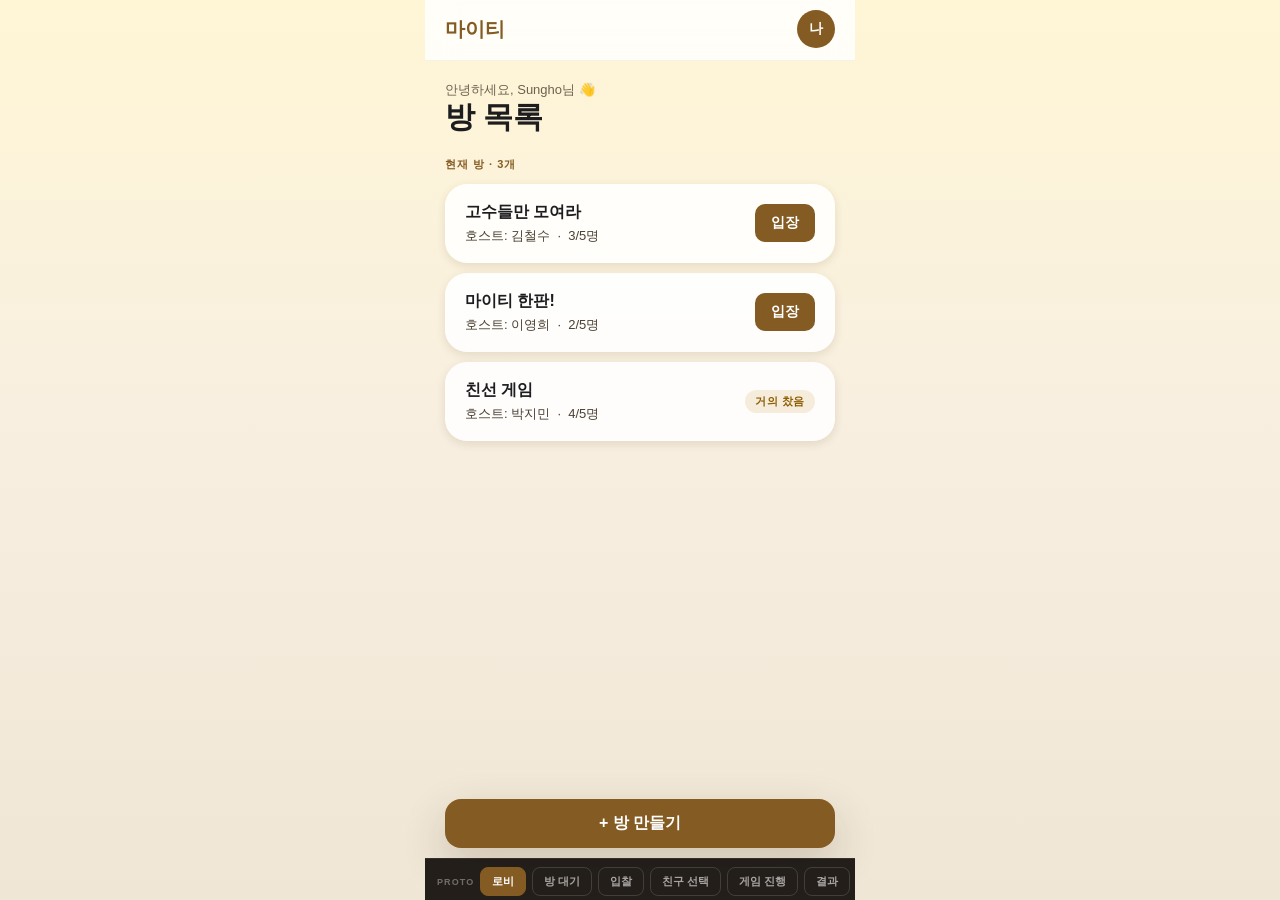
<file: docs/bb/game-ui-debug.html>
<!DOCTYPE html>
<html lang="ko">
<head>
  <meta charset="UTF-8">
  <meta name="viewport" content="width=device-width, initial-scale=1.0, viewport-fit=cover">
  <title>Mighty — Game UI Prototype</title>
  <style>
    /* ========================================================
     * DESIGN TOKENS
     * ======================================================== */
    :root {
      --c-bg:         #f8efe0;
      --c-surface:    rgba(255,255,255,0.90);
      --c-surface-lo: rgba(255,255,255,0.64);
      --c-primary:    #845b22;
      --c-primary-lo: rgba(132,91,34,0.10);
      --c-text:       #1d1d1f;
      --c-muted:      #4a4032;
      --c-subtle:     #6d614f;
      --c-green:      #21653d;
      --c-red:        #c0392b;
      --c-felt:       #b8956a;
      --c-felt-dark:  #a07c50;
      --c-spade:      #1d1d1f;
      --c-heart:      #c0392b;
      --c-diamond:    #b05000;
      --c-club:       #1a6b3a;
      --c-nt:         #5b22ad;

      --r-sm:   10px;
      --r-md:   16px;
      --r-lg:   22px;
      --r-xl:   28px;
      --r-pill: 999px;

      --sh-sm: 0 3px 10px rgba(70,47,16,0.12);
      --sh-md: 0 8px 24px rgba(70,47,16,0.16);
      --sh-lg: 0 16px 44px rgba(70,47,16,0.20);

      --sat: env(safe-area-inset-top, 44px);
      --sab: env(safe-area-inset-bottom, 34px);

      /* Prototype nav chrome at bottom */
      --proto-h: calc(var(--sab) + 52px);
    }

    /* ========================================================
     * RESET & BASE
     * ======================================================== */
    *, *::before, *::after { box-sizing: border-box; margin: 0; padding: 0; }

    body {
      font-family: -apple-system, "Helvetica Neue", Arial, sans-serif;
      background: linear-gradient(180deg, #fff6d6 0%, #f8efe0 45%, #efe6d6 100%);
      min-height: 100vh;
      color: var(--c-text);
      overscroll-behavior: none;
      -webkit-font-smoothing: antialiased;
    }

    button { font-family: inherit; }

    /* ========================================================
     * APP SHELL — max-width container, centered
     * ======================================================== */
    #app {
      max-width: 430px;
      margin: 0 auto;
      position: relative;
      min-height: 100vh;
    }

    /* ========================================================
     * SCREEN SYSTEM
     * ======================================================== */
    .screen {
      display: none;
      flex-direction: column;
      min-height: 100vh;
    }
    .screen.active { display: flex; }

    /* ========================================================
     * PROTOTYPE CHROME — fixed at bottom, dark pill row
     * ======================================================== */
    #proto-nav {
      position: fixed;
      bottom: 0;
      left: 50%;
      transform: translateX(-50%);
      width: min(100%, 430px);
      z-index: 9999;
      background: rgba(20,16,12,0.93);
      backdrop-filter: blur(16px);
      border-top: 1px solid rgba(255,255,255,0.08);
      padding: 8px 12px calc(var(--sab) + 4px);
      display: flex;
      align-items: center;
      gap: 6px;
      overflow-x: auto;
      scrollbar-width: none;
    }
    #proto-nav::-webkit-scrollbar { display: none; }
    #proto-nav .proto-label {
      color: rgba(255,255,255,0.35);
      font-size: 9px;
      font-weight: 800;
      text-transform: uppercase;
      letter-spacing: 0.12em;
      flex-shrink: 0;
    }
    #proto-nav button {
      flex-shrink: 0;
      padding: 6px 11px;
      border: 1px solid rgba(255,255,255,0.14);
      border-radius: 8px;
      background: transparent;
      color: rgba(255,255,255,0.6);
      font-size: 11px;
      font-weight: 600;
      cursor: pointer;
      white-space: nowrap;
      transition: all 0.15s;
    }
    #proto-nav button.active {
      background: var(--c-primary);
      border-color: var(--c-primary);
      color: #fff;
    }

    /* ========================================================
     * COMMON HEADER
     * ======================================================== */
    .app-header {
      position: sticky;
      top: 0;
      z-index: 100;
      display: flex;
      align-items: center;
      justify-content: space-between;
      gap: 12px;
      padding: calc(var(--sat) + 10px) 20px 12px;
      background: rgba(255,255,255,0.82);
      backdrop-filter: blur(14px);
      border-bottom: 1px solid rgba(132,91,34,0.07);
    }
    .app-header__title {
      font-size: 20px;
      font-weight: 800;
      color: var(--c-primary);
    }
    .back-btn {
      width: 38px;
      height: 38px;
      border: none;
      border-radius: 50%;
      background: var(--c-primary-lo);
      color: var(--c-primary);
      font-size: 20px;
      font-weight: 700;
      cursor: pointer;
      display: flex;
      align-items: center;
      justify-content: center;
      line-height: 1;
    }
    .avatar {
      width: 38px;
      height: 38px;
      border-radius: 50%;
      background: var(--c-primary);
      color: #fff;
      font-size: 14px;
      font-weight: 800;
      display: flex;
      align-items: center;
      justify-content: center;
    }

    /* ========================================================
     * PILL / BADGE
     * ======================================================== */
    .pill {
      display: inline-flex;
      align-items: center;
      gap: 5px;
      padding: 4px 10px;
      border-radius: var(--r-pill);
      font-size: 11px;
      font-weight: 700;
      text-transform: uppercase;
      letter-spacing: 0.05em;
    }
    .pill--muted   { background: var(--c-primary-lo); color: var(--c-primary); }
    .pill--green   { background: rgba(33,101,61,0.12); color: var(--c-green); }
    .pill--red     { background: rgba(192,57,43,0.12); color: var(--c-red); }
    .pill--yellow  { background: rgba(195,132,17,0.14); color: #8c5d00; }
    .dot { width: 7px; height: 7px; border-radius: 50%; background: currentColor; flex-shrink: 0; }

    /* ========================================================
     * BUTTONS
     * ======================================================== */
    .btn {
      display: inline-flex;
      align-items: center;
      justify-content: center;
      gap: 8px;
      padding: 14px 22px;
      border: none;
      border-radius: var(--r-md);
      font-size: 16px;
      font-weight: 700;
      cursor: pointer;
      transition: opacity 0.14s, transform 0.1s;
      -webkit-tap-highlight-color: transparent;
    }
    .btn:active:not(:disabled) { opacity: 0.76; transform: scale(0.97); }
    .btn--primary { background: var(--c-primary); color: #fff; }
    .btn--ghost   { background: var(--c-primary-lo); color: var(--c-primary); }
    .btn--danger  { background: rgba(192,57,43,0.10); color: var(--c-red); }
    .btn--sm      { padding: 10px 16px; font-size: 14px; border-radius: var(--r-sm); }
    .btn--full    { width: 100%; }
    .btn:disabled { opacity: 0.38; cursor: not-allowed; }

    /* ========================================================
     * CARD CHIP — your hand cards
     * ======================================================== */
    .card-chip {
      width: 42px;
      height: 58px;
      border-radius: 7px;
      background: #fff;
      box-shadow: var(--sh-sm);
      border: 1.5px solid rgba(0,0,0,0.07);
      display: flex;
      flex-direction: column;
      align-items: center;
      justify-content: space-between;
      padding: 4px 3px;
      flex-shrink: 0;
      user-select: none;
      transition: transform 0.18s cubic-bezier(.34,1.56,.64,1), box-shadow 0.18s, opacity 0.15s;
      -webkit-tap-highlight-color: transparent;
    }
    .card-chip .rank { font-size: 12px; font-weight: 800; line-height: 1; align-self: flex-start; }
    .card-chip .suit { font-size: 16px; line-height: 1; }
    .card-chip.playable { cursor: pointer; }
    .card-chip.playable:hover { transform: translateY(-4px); }
    .card-chip.selected  { transform: translateY(-12px); box-shadow: var(--sh-md); border-color: var(--c-primary); }
    .card-chip.played    { opacity: 0.32; transform: scale(0.9); }
    .card-chip.back {
      background: var(--c-primary);
      border-color: transparent;
      cursor: default;
    }
    .card-chip.back::after { content: '⟐'; color: rgba(255,255,255,0.3); font-size: 22px; }
    .card-chip.joker {
      background: linear-gradient(135deg, #fffbee, #ffeea0);
      border-color: var(--c-primary);
    }
    .card-chip.joker .rank { font-size: 9px; }

    /* Mini card — trick center display */
    .card-mini {
      width: 34px;
      height: 46px;
      border-radius: 5px;
      background: #fff;
      box-shadow: 0 2px 7px rgba(0,0,0,0.14);
      border: 1px solid rgba(0,0,0,0.07);
      display: flex;
      flex-direction: column;
      align-items: center;
      justify-content: space-between;
      padding: 3px;
      font-weight: 800;
    }
    .card-mini .rank { font-size: 9px; line-height: 1; align-self: flex-start; }
    .card-mini .suit { font-size: 13px; line-height: 1; }
    .card-mini.empty {
      background: rgba(255,255,255,0.20);
      box-shadow: none;
      border: 1.5px dashed rgba(255,255,255,0.35);
    }

    .c-spade   { color: var(--c-spade); }
    .c-heart   { color: var(--c-heart); }
    .c-diamond { color: var(--c-diamond); }
    .c-club    { color: var(--c-club); }
    .c-nt      { color: var(--c-nt); }

    /* ========================================================
     * SEAT WIDGET — small opponent info card
     * ======================================================== */
    .seat-widget {
      background: rgba(255,255,255,0.88);
      border-radius: var(--r-md);
      padding: 10px 12px;
      box-shadow: var(--sh-sm);
      min-width: 88px;
      max-width: 110px;
      border: 1.5px solid transparent;
    }
    .seat-widget__name {
      font-size: 12px;
      font-weight: 700;
      white-space: nowrap;
      overflow: hidden;
      text-overflow: ellipsis;
    }
    .seat-widget__sub {
      font-size: 10px;
      color: var(--c-subtle);
      margin-top: 3px;
    }
    .seat-widget__cards {
      display: flex;
      gap: 3px;
      margin-top: 8px;
    }
    .seat-widget.active-turn {
      border-color: var(--c-primary);
      animation: seat-pulse 1.2s ease-in-out infinite alternate;
    }
    @keyframes seat-pulse {
      from { box-shadow: var(--sh-sm); }
      to   { box-shadow: 0 0 0 6px rgba(132,91,34,0.18), var(--sh-sm); }
    }

    /* ========================================================
     * SCREEN: LOBBY
     * ======================================================== */
    #screen-lobby {
      padding-bottom: var(--proto-h);
    }
    .lobby-body {
      padding: 20px 20px 100px;
      display: flex;
      flex-direction: column;
      gap: 0;
    }
    .lobby-greeting { font-size: 13px; color: var(--c-subtle); margin-bottom: 2px; }
    .lobby-heading  { font-size: 30px; font-weight: 900; line-height: 1.05; margin-bottom: 24px; }
    .section-label {
      font-size: 11px;
      font-weight: 700;
      text-transform: uppercase;
      letter-spacing: 0.09em;
      color: var(--c-primary);
      margin-bottom: 12px;
    }
    .room-list { display: flex; flex-direction: column; gap: 10px; }
    .room-card {
      background: var(--c-surface);
      border-radius: var(--r-lg);
      padding: 18px 20px;
      box-shadow: var(--sh-sm);
      display: flex;
      align-items: center;
      justify-content: space-between;
      gap: 12px;
    }
    .room-card__name { font-size: 16px; font-weight: 700; }
    .room-card__meta { font-size: 13px; color: var(--c-muted); margin-top: 4px; }
    .lobby-cta {
      position: fixed;
      bottom: var(--proto-h);
      left: 50%;
      transform: translateX(-50%);
      width: calc(min(100%, 430px) - 40px);
      z-index: 90;
      padding-bottom: 0;
    }
    .lobby-cta .btn { box-shadow: var(--sh-lg); }

    /* ========================================================
     * SCREEN: ROOM
     * ======================================================== */
    #screen-room { padding-bottom: var(--proto-h); }
    .room-body { padding: 20px; display: flex; flex-direction: column; gap: 0; }
    .room-code-row { display: flex; align-items: center; gap: 12px; margin-bottom: 16px; }
    .room-code {
      display: inline-flex;
      align-items: center;
      gap: 8px;
      padding: 9px 16px;
      background: var(--c-primary-lo);
      border-radius: var(--r-sm);
      font-size: 20px;
      font-weight: 900;
      letter-spacing: 0.1em;
      color: var(--c-primary);
    }
    .room-name { font-size: 22px; font-weight: 800; margin-bottom: 20px; }
    .seat-grid {
      display: grid;
      grid-template-columns: 1fr 1fr;
      gap: 10px;
      margin-bottom: 24px;
    }
    .room-seat {
      background: var(--c-surface);
      border-radius: var(--r-lg);
      padding: 16px;
      box-shadow: var(--sh-sm);
      display: flex;
      flex-direction: column;
      gap: 8px;
      min-height: 96px;
    }
    .room-seat.empty {
      background: rgba(132,91,34,0.04);
      box-shadow: none;
      border: 1.5px dashed rgba(132,91,34,0.16);
    }
    .room-seat.is-you {
      border: 2px solid var(--c-primary);
      background: rgba(132,91,34,0.07);
    }
    .room-seat__num  { font-size: 10px; font-weight: 700; text-transform: uppercase; letter-spacing: 0.1em; color: var(--c-primary); opacity: 0.7; }
    .room-seat__name { font-size: 16px; font-weight: 700; }
    .room-seat__badges { display: flex; flex-wrap: wrap; gap: 5px; }
    .room-actions { display: flex; flex-direction: column; gap: 10px; }

    /* ========================================================
     * SCREEN: GAME
     * ======================================================== */
    #screen-game {
      height: 100vh;
      overflow: hidden;
      position: relative;
      background: radial-gradient(circle at 30% 20%, #c8a878 0%, #b8966a 50%, #a07c50 100%);
    }

    /* Top info bar */
    .game-topbar {
      position: absolute;
      top: 0; left: 0; right: 0;
      z-index: 20;
      padding: calc(var(--sat) + 8px) 16px 10px;
      display: flex;
      align-items: center;
      justify-content: space-between;
      gap: 10px;
      background: rgba(0,0,0,0.28);
      backdrop-filter: blur(10px);
    }
    .topbar-left { display: flex; align-items: center; gap: 10px; flex: 1; min-width: 0; }
    .topbar-label {
      font-size: 10px;
      font-weight: 700;
      text-transform: uppercase;
      letter-spacing: 0.09em;
      color: rgba(255,255,255,0.55);
      margin-bottom: 2px;
    }
    .contract-badge {
      display: inline-flex;
      align-items: center;
      gap: 4px;
      padding: 6px 12px;
      background: rgba(255,255,255,0.18);
      border-radius: var(--r-sm);
      font-size: 20px;
      font-weight: 900;
      color: #fff;
    }
    .topbar-divider {
      width: 1px;
      height: 32px;
      background: rgba(255,255,255,0.18);
      flex-shrink: 0;
    }
    .topbar-block { min-width: 0; }
    .topbar-value { font-size: 13px; font-weight: 700; color: #fff; white-space: nowrap; overflow: hidden; text-overflow: ellipsis; }
    .score-display { display: flex; align-items: center; gap: 8px; }
    .score-team { text-align: center; }
    .score-team__label { font-size: 9px; color: rgba(255,255,255,0.55); text-transform: uppercase; letter-spacing: 0.06em; }
    .score-team__value { font-size: 24px; font-weight: 900; color: #fff; line-height: 1; }
    .score-sep { font-size: 14px; color: rgba(255,255,255,0.35); }

    /* Table surface (excludes topbar & hand) */
    .game-table {
      position: absolute;
      left: 0; right: 0;
      z-index: 5;
    }

    /* Seat positions */
    .seat-pos { position: absolute; }
    .seat-pos--nw { top: 16px; left: 12px; }
    .seat-pos--ne { top: 16px; right: 12px; }
    .seat-pos--w  { top: 50%; left: 8px;  transform: translateY(-50%); }
    .seat-pos--e  { top: 50%; right: 8px; transform: translateY(-50%); }

    /* Trick center */
    .trick-center {
      position: absolute;
      top: 50%; left: 50%;
      transform: translate(-50%, -50%);
      width: 170px;
      text-align: center;
    }
    .trick-label-small {
      font-size: 10px;
      font-weight: 700;
      text-transform: uppercase;
      letter-spacing: 0.08em;
      color: rgba(255,255,255,0.55);
      margin-bottom: 8px;
    }
    .trick-cards {
      display: flex;
      gap: 6px;
      justify-content: center;
      flex-wrap: wrap;
    }
    .trick-card-slot {
      display: flex;
      flex-direction: column;
      align-items: center;
      gap: 3px;
    }
    .trick-pos-label {
      font-size: 9px;
      font-weight: 700;
      text-transform: uppercase;
      color: rgba(255,255,255,0.50);
    }

    /* Bid center display */
    .bid-center {
      position: absolute;
      top: 50%; left: 50%;
      transform: translate(-50%, -50%);
      background: rgba(255,255,255,0.92);
      backdrop-filter: blur(14px);
      border-radius: var(--r-xl);
      padding: 18px 28px;
      text-align: center;
      box-shadow: var(--sh-lg);
      min-width: 160px;
    }
    .bid-center__eyebrow {
      font-size: 10px;
      font-weight: 700;
      text-transform: uppercase;
      letter-spacing: 0.10em;
      color: var(--c-primary);
      margin-bottom: 6px;
    }
    .bid-center__value {
      font-size: 36px;
      font-weight: 900;
      color: var(--c-text);
      line-height: 1;
    }
    .bid-center__by { font-size: 12px; color: var(--c-subtle); margin-top: 6px; }

    /* Bid history chips */
    .bid-history {
      position: absolute;
      bottom: 16px; left: 0; right: 0;
      display: flex;
      gap: 6px;
      justify-content: center;
      flex-wrap: wrap;
      padding: 0 12px;
    }
    .bid-history-chip {
      padding: 4px 10px;
      border-radius: var(--r-pill);
      background: rgba(255,255,255,0.20);
      font-size: 11px;
      font-weight: 700;
      color: rgba(255,255,255,0.70);
    }
    .bid-history-chip.pass { text-decoration: line-through; opacity: 0.55; }

    /* Hand area at bottom of game screen */
    .game-hand {
      position: absolute;
      bottom: 0; left: 0; right: 0;
      z-index: 15;
      background: rgba(0,0,0,0.30);
      backdrop-filter: blur(10px);
      padding: 12px 16px calc(var(--proto-h) + 8px);
    }
    .hand-meta {
      display: flex;
      align-items: center;
      justify-content: space-between;
      margin-bottom: 10px;
    }
    .hand-meta__label {
      font-size: 10px;
      font-weight: 700;
      text-transform: uppercase;
      letter-spacing: 0.09em;
      color: rgba(255,255,255,0.55);
    }
    .hand-cards {
      display: flex;
      gap: 6px;
      overflow-x: auto;
      padding-bottom: 2px;
      scrollbar-width: none;
      -webkit-overflow-scrolling: touch;
    }
    .hand-cards::-webkit-scrollbar { display: none; }

    /* ========================================================
     * ACTION SHEET (bottom drawer)
     * ======================================================== */
    .action-sheet {
      position: fixed;
      bottom: 0; left: 50%; z-index: 300;
      transform: translateX(-50%) translateY(100%);
      width: min(100%, 430px);
      background: var(--c-surface);
      border-radius: var(--r-xl) var(--r-xl) 0 0;
      box-shadow: 0 -8px 44px rgba(60,40,10,0.26);
      padding: 0 20px calc(var(--proto-h) + 16px);
      transition: transform 0.32s cubic-bezier(0.34,1.3,0.64,1);
    }
    .action-sheet.open { transform: translateX(-50%) translateY(0); }
    .sheet-handle {
      width: 36px; height: 4px;
      border-radius: 2px;
      background: rgba(0,0,0,0.12);
      margin: 14px auto 16px;
    }
    .sheet-title { font-size: 22px; font-weight: 800; margin-bottom: 4px; }
    .sheet-sub   { font-size: 14px; color: var(--c-subtle); margin-bottom: 20px; }

    /* Bidding controls */
    .bid-level-row {
      display: flex;
      align-items: center;
      justify-content: center;
      gap: 22px;
      margin-bottom: 16px;
    }
    .stepper {
      width: 50px; height: 50px;
      border: 2px solid var(--c-primary-lo);
      border-radius: 50%;
      background: transparent;
      font-size: 26px;
      font-weight: 700;
      color: var(--c-primary);
      cursor: pointer;
      display: flex;
      align-items: center;
      justify-content: center;
    }
    .stepper:active { background: var(--c-primary-lo); }
    .bid-level-num {
      font-size: 52px;
      font-weight: 900;
      color: var(--c-text);
      min-width: 80px;
      text-align: center;
      line-height: 1;
    }
    .trump-row {
      display: flex;
      gap: 8px;
      justify-content: center;
      margin-bottom: 20px;
    }
    .trump-btn {
      flex: 1;
      padding: 12px 4px;
      border: 2px solid transparent;
      border-radius: var(--r-sm);
      background: rgba(0,0,0,0.04);
      font-size: 20px;
      cursor: pointer;
      text-align: center;
      transition: all 0.15s;
      -webkit-tap-highlight-color: transparent;
    }
    .trump-btn span { display: block; font-size: 9px; font-weight: 700; letter-spacing: 0.04em; margin-top: 3px; }
    .trump-btn.sel-spade   { border-color: var(--c-spade);   background: rgba(0,0,0,0.07); }
    .trump-btn.sel-heart   { border-color: var(--c-heart);   background: rgba(192,57,43,0.07); }
    .trump-btn.sel-diamond { border-color: var(--c-diamond); background: rgba(176,80,0,0.07); }
    .trump-btn.sel-club    { border-color: var(--c-club);    background: rgba(26,107,58,0.07); }
    .trump-btn.sel-nt      { border-color: var(--c-nt);      background: rgba(91,34,173,0.07); }
    .bid-btn-row { display: flex; gap: 12px; }

    /* Friend call */
    .friend-grid {
      display: grid;
      grid-template-columns: 1fr 1fr;
      gap: 10px;
      margin-bottom: 20px;
    }
    .friend-option {
      padding: 14px 12px;
      border: 2px solid rgba(0,0,0,0.07);
      border-radius: var(--r-md);
      background: #fff;
      display: flex;
      align-items: center;
      gap: 10px;
      cursor: pointer;
      transition: all 0.15s;
      -webkit-tap-highlight-color: transparent;
    }
    .friend-option.sel {
      border-color: var(--c-primary);
      background: var(--c-primary-lo);
    }
    .friend-option__name { font-size: 14px; font-weight: 700; }
    .friend-option__hint { font-size: 12px; color: var(--c-subtle); margin-top: 1px; }

    /* Play action bar */
    .play-bar {
      position: fixed;
      bottom: var(--proto-h);
      left: 50%; z-index: 400;
      transform: translateX(-50%) translateY(100%);
      width: min(100%, 430px);
      background: rgba(255,255,255,0.96);
      backdrop-filter: blur(14px);
      border-top: 1px solid rgba(132,91,34,0.10);
      padding: 12px 20px;
      display: flex;
      align-items: center;
      gap: 12px;
      transition: transform 0.22s cubic-bezier(.34,1.4,.64,1);
    }
    .play-bar.open { transform: translateX(-50%) translateY(0); }
    .play-bar__info { flex: 1; }
    .play-bar__label { font-size: 12px; color: var(--c-subtle); }
    .play-bar__card  { font-size: 18px; font-weight: 800; margin-top: 1px; }

    /* ========================================================
     * SCREEN: RESULT
     * ======================================================== */
    #screen-result {
      padding-bottom: var(--proto-h);
      overflow-y: auto;
    }
    .result-hero {
      padding: 28px 20px 20px;
      text-align: center;
    }
    .result-outcome       { font-size: 60px; font-weight: 900; line-height: 1; }
    .result-outcome--win  { color: var(--c-green); }
    .result-outcome--lose { color: var(--c-red); }
    .result-contract      { font-size: 17px; color: var(--c-muted); margin-top: 8px; }
    .result-section       { padding: 0 20px 20px; }
    .result-section-title {
      font-size: 11px;
      font-weight: 700;
      text-transform: uppercase;
      letter-spacing: 0.09em;
      color: var(--c-primary);
      margin-bottom: 12px;
    }
    .score-table {
      background: var(--c-surface);
      border-radius: var(--r-lg);
      overflow: hidden;
      box-shadow: var(--sh-sm);
    }
    .score-row {
      display: grid;
      grid-template-columns: 2fr 1fr 1fr;
      padding: 15px 18px;
      font-size: 14px;
      border-bottom: 1px solid rgba(132,91,34,0.07);
      align-items: center;
    }
    .score-row:last-child { border-bottom: none; }
    .score-row--head {
      font-size: 10px;
      font-weight: 700;
      text-transform: uppercase;
      letter-spacing: 0.07em;
      color: var(--c-subtle);
      background: rgba(132,91,34,0.05);
      padding: 10px 18px;
    }
    .score-row--win  { background: rgba(33,101,61,0.06); font-weight: 700; }
    .score-row--lose { opacity: 0.65; }
    .player-results {
      background: var(--c-surface);
      border-radius: var(--r-lg);
      overflow: hidden;
      box-shadow: var(--sh-sm);
    }
    .player-result-row {
      display: flex;
      align-items: center;
      justify-content: space-between;
      padding: 14px 18px;
      border-bottom: 1px solid rgba(132,91,34,0.07);
      font-size: 14px;
    }
    .player-result-row:last-child { border-bottom: none; }
    .player-result-row__name { font-weight: 600; }
    .player-result-row__pts  { font-weight: 800; }
    .result-actions { padding: 0 20px 20px; display: flex; flex-direction: column; gap: 10px; }

    /* ========================================================
     * RESPONSIVE
     * ======================================================== */
    @media (max-width: 374px) {
      .trump-row { gap: 4px; }
      .trump-btn { padding: 10px 2px; font-size: 16px; }
      .bid-level-num { font-size: 44px; }
      .seat-grid { grid-template-columns: 1fr; }
    }
  </style>
</head>
<body>

<div id="app">

  <!-- ============================================================
       PROTOTYPE NAVIGATION — always visible at bottom
       ============================================================ -->
  <nav id="proto-nav">
    <span class="proto-label">Proto</span>
    <button id="pnav-lobby"   onclick="go('lobby')">로비</button>
    <button id="pnav-room"    onclick="go('room')">방 대기</button>
    <button id="pnav-bidding" onclick="go('bidding')">입찰</button>
    <button id="pnav-friend"  onclick="go('friend')">친구 선택</button>
    <button id="pnav-playing" onclick="go('playing')">게임 진행</button>
    <button id="pnav-result"  onclick="go('result')">결과</button>
  </nav>

  <!-- ============================================================
       SCREEN: LOBBY
       ============================================================ -->
  <section id="screen-lobby" class="screen">
    <header class="app-header">
      <div class="app-header__title">마이티</div>
      <div class="avatar">나</div>
    </header>

    <div class="lobby-body">
      <p class="lobby-greeting">안녕하세요, Sungho님 👋</p>
      <h1 class="lobby-heading">방 목록</h1>

      <p class="section-label">현재 방 · 3개</p>

      <div class="room-list">
        <div class="room-card">
          <div>
            <div class="room-card__name">고수들만 모여라</div>
            <div class="room-card__meta">호스트: 김철수 &nbsp;·&nbsp; 3/5명</div>
          </div>
          <button class="btn btn--primary btn--sm" onclick="go('room')">입장</button>
        </div>

        <div class="room-card">
          <div>
            <div class="room-card__name">마이티 한판!</div>
            <div class="room-card__meta">호스트: 이영희 &nbsp;·&nbsp; 2/5명</div>
          </div>
          <button class="btn btn--primary btn--sm" onclick="go('room')">입장</button>
        </div>

        <div class="room-card">
          <div>
            <div class="room-card__name">친선 게임</div>
            <div class="room-card__meta">호스트: 박지민 &nbsp;·&nbsp; 4/5명</div>
          </div>
          <span class="pill pill--yellow">거의 찼음</span>
        </div>
      </div>
    </div>

    <div class="lobby-cta">
      <button class="btn btn--primary btn--full" onclick="go('room')">
        + 방 만들기
      </button>
    </div>
  </section>

  <!-- ============================================================
       SCREEN: ROOM (waiting / ready)
       ============================================================ -->
  <section id="screen-room" class="screen">
    <header class="app-header">
      <button class="back-btn" onclick="go('lobby')">‹</button>
      <div style="font-size:18px;font-weight:800;">방 대기</div>
      <span class="pill pill--green"><span class="dot"></span>대기 중</span>
    </header>

    <div class="room-body">
      <p style="font-size:12px;color:var(--c-subtle);margin-bottom:6px;">방 코드 · 공유하기</p>
      <div class="room-code-row">
        <div class="room-code">MIGHTY-4829 <span style="font-size:16px;cursor:pointer;">⎘</span></div>
      </div>
      <div class="room-name">고수들만 모여라</div>

      <p class="section-label">플레이어 · 4/5명</p>

      <div class="seat-grid">
        <div class="room-seat is-you">
          <div class="room-seat__num">시트 1</div>
          <div class="room-seat__name">나 (Sungho)</div>
          <div class="room-seat__badges">
            <span class="pill pill--muted">나</span>
            <span class="pill pill--muted">호스트</span>
          </div>
        </div>

        <div class="room-seat">
          <div class="room-seat__num">시트 2</div>
          <div class="room-seat__name">김철수</div>
          <div class="room-seat__badges">
            <span class="pill pill--green"><span class="dot"></span>준비 완료</span>
          </div>
        </div>

        <div class="room-seat">
          <div class="room-seat__num">시트 3</div>
          <div class="room-seat__name">이영희</div>
          <div class="room-seat__badges">
            <span class="pill pill--green"><span class="dot"></span>준비 완료</span>
          </div>
        </div>

        <div class="room-seat">
          <div class="room-seat__num">시트 4</div>
          <div class="room-seat__name">박지민</div>
          <div class="room-seat__badges">
            <span class="pill pill--green"><span class="dot"></span>준비 완료</span>
          </div>
        </div>

        <div class="room-seat empty">
          <div class="room-seat__num">시트 5</div>
          <div class="room-seat__name" style="color:var(--c-subtle);">대기 중…</div>
        </div>
      </div>

      <div class="room-actions">
        <button class="btn btn--primary btn--full" onclick="go('bidding')">
          게임 시작 (4/5명)
        </button>
        <button class="btn btn--danger btn--full btn--sm">방 나가기</button>
      </div>
    </div>
  </section>

  <!-- ============================================================
       SCREEN: GAME (bidding / friend / playing sub-states)
       ============================================================ -->
  <section id="screen-game" class="screen">

    <!-- TOP BAR -->
    <div class="game-topbar">
      <!-- Bidding state topbar -->
      <div id="tb-bidding" class="topbar-left">
        <div class="topbar-block">
          <div class="topbar-label">경매 진행</div>
          <div class="topbar-value">현재 최고: <span id="tb-high-bid">13♠</span></div>
        </div>
        <div class="topbar-divider"></div>
        <div class="topbar-block">
          <div class="topbar-label">차례</div>
          <div class="topbar-value" id="tb-bidder">나 (Sungho)</div>
        </div>
      </div>

      <!-- Friend call / playing state topbar -->
      <div id="tb-contract" class="topbar-left" style="display:none;">
        <div class="topbar-block">
          <div class="topbar-label">계약</div>
          <div class="contract-badge">
            13 <span id="tb-trump-icon" class="c-spade">♠</span>
          </div>
        </div>
        <div class="topbar-divider"></div>
        <div class="topbar-block">
          <div class="topbar-label">선언자</div>
          <div class="topbar-value">나 (S1)</div>
        </div>
        <div class="topbar-divider"></div>
        <div class="topbar-block" id="tb-friend-block">
          <div class="topbar-label">친구</div>
          <div class="topbar-value" id="tb-friend">미공개</div>
        </div>
      </div>

      <!-- Score (playing only) -->
      <div id="tb-score" style="display:none;">
        <div class="score-display">
          <div class="score-team">
            <div class="score-team__label">선언팀</div>
            <div class="score-team__value" id="sc-decl">8</div>
          </div>
          <div class="score-sep">:</div>
          <div class="score-team">
            <div class="score-team__label">수비팀</div>
            <div class="score-team__value" id="sc-opp">4</div>
          </div>
        </div>
      </div>
    </div>

    <!-- TABLE AREA -->
    <div class="game-table" id="game-table">

      <!-- NW: 이영희 -->
      <div class="seat-pos seat-pos--nw">
        <div class="seat-widget" id="sw-nw">
          <div class="seat-widget__name">이영희</div>
          <div class="seat-widget__sub">S3 · 10장</div>
          <div class="seat-widget__cards" id="sw-nw-cards"><!-- backs --></div>
        </div>
      </div>

      <!-- NE: 박지민 -->
      <div class="seat-pos seat-pos--ne">
        <div class="seat-widget" id="sw-ne">
          <div class="seat-widget__name">박지민</div>
          <div class="seat-widget__sub">S4 · 10장</div>
          <div class="seat-widget__cards" id="sw-ne-cards"><!-- backs --></div>
        </div>
      </div>

      <!-- W: 김철수 -->
      <div class="seat-pos seat-pos--w">
        <div class="seat-widget active-turn" id="sw-w">
          <div class="seat-widget__name">김철수</div>
          <div class="seat-widget__sub" id="sw-w-sub">S2 · 입찰 중</div>
          <div class="seat-widget__cards" id="sw-w-cards"><!-- backs --></div>
        </div>
      </div>

      <!-- E: 최대호 -->
      <div class="seat-pos seat-pos--e">
        <div class="seat-widget" id="sw-e">
          <div class="seat-widget__name">최대호</div>
          <div class="seat-widget__sub" id="sw-e-sub">S5 · 10장</div>
          <div class="seat-widget__cards" id="sw-e-cards"><!-- backs --></div>
        </div>
      </div>

      <!-- CENTER: bid display -->
      <div class="bid-center" id="bid-center">
        <div class="bid-center__eyebrow">최고 입찰</div>
        <div class="bid-center__value" id="bid-center-val">13<span class="c-spade">♠</span></div>
        <div class="bid-center__by">나 (Sungho) 제시</div>
      </div>

      <!-- CENTER: trick cards (hidden until playing) -->
      <div class="trick-center" id="trick-center" style="display:none;">
        <div class="trick-label-small">현재 트릭 · <span id="trick-num">3</span>/10</div>
        <div class="trick-cards" id="trick-cards"><!-- built by JS --></div>
      </div>

      <!-- Bid history strip (bidding only) -->
      <div class="bid-history" id="bid-history">
        <span class="bid-history-chip pass">나: 13♠</span>
        <span class="bid-history-chip pass">최대호: PASS</span>
        <span class="bid-history-chip pass">이영희: PASS</span>
        <span class="bid-history-chip pass">박지민: PASS</span>
        <span class="bid-history-chip">김철수: ?</span>
      </div>
    </div>

    <!-- HAND AREA -->
    <div class="game-hand" id="game-hand">
      <div class="hand-meta">
        <span class="hand-meta__label">내 패 · <span id="hand-count">10</span>장</span>
        <span id="hand-hint" style="font-size:10px;color:rgba(255,255,255,0.50);">탭하여 선택</span>
      </div>
      <div class="hand-cards" id="hand-cards"><!-- built by JS --></div>
    </div>

    <!-- ACTION SHEET: BIDDING -->
    <div class="action-sheet" id="sheet-bid">
      <div class="sheet-handle"></div>
      <div class="sheet-title">입찰하기</div>
      <div class="sheet-sub" id="bid-sheet-sub">현재 최고 입찰: 13♠ &nbsp;(나)</div>

      <div class="bid-level-row">
        <button class="stepper" onclick="adjustBid(-1)">−</button>
        <div class="bid-level-num" id="bid-num">14</div>
        <button class="stepper" onclick="adjustBid(1)">+</button>
      </div>

      <div class="trump-row">
        <button class="trump-btn c-spade sel-spade"   data-trump="spade"   onclick="pickTrump('spade',this)">♠<span>스페이드</span></button>
        <button class="trump-btn c-heart"              data-trump="heart"   onclick="pickTrump('heart',this)">♥<span>하트</span></button>
        <button class="trump-btn c-diamond"            data-trump="diamond" onclick="pickTrump('diamond',this)">♦<span>다이아</span></button>
        <button class="trump-btn c-club"               data-trump="club"    onclick="pickTrump('club',this)">♣<span>클럽</span></button>
        <button class="trump-btn c-nt"                 data-trump="nt"      onclick="pickTrump('nt',this)">NT<span>노트럼프</span></button>
      </div>

      <div class="bid-btn-row">
        <button class="btn btn--ghost" style="flex:1;" onclick="doPass()">패스</button>
        <button class="btn btn--primary" style="flex:2;" id="bid-confirm-btn" onclick="doBid()">14♠ 입찰</button>
      </div>
    </div>

    <!-- ACTION SHEET: FRIEND CALL -->
    <div class="action-sheet" id="sheet-friend">
      <div class="sheet-handle"></div>
      <div class="sheet-title">친구 카드 선택</div>
      <div class="sheet-sub">어느 카드를 가진 플레이어를 친구로 부를까요?</div>

      <div class="friend-grid">
        <div class="friend-option sel" onclick="pickFriend(this, 'A♥', '에이스 하트')">
          <div class="card-chip joker" style="width:36px;height:50px;flex-shrink:0;">
            <span class="rank c-heart">A</span>
            <span class="suit c-heart">♥</span>
          </div>
          <div>
            <div class="friend-option__name">A♥</div>
            <div class="friend-option__hint">에이스 하트</div>
          </div>
        </div>
        <div class="friend-option" onclick="pickFriend(this, 'A♠', '에이스 스페이드')">
          <div class="card-chip" style="width:36px;height:50px;flex-shrink:0;">
            <span class="rank c-spade">A</span>
            <span class="suit c-spade">♠</span>
          </div>
          <div>
            <div class="friend-option__name">A♠</div>
            <div class="friend-option__hint">에이스 스페이드</div>
          </div>
        </div>
        <div class="friend-option" onclick="pickFriend(this, 'A♦', '에이스 다이아몬드')">
          <div class="card-chip" style="width:36px;height:50px;flex-shrink:0;">
            <span class="rank c-diamond">A</span>
            <span class="suit c-diamond">♦</span>
          </div>
          <div>
            <div class="friend-option__name">A♦</div>
            <div class="friend-option__hint">에이스 다이아몬드</div>
          </div>
        </div>
        <div class="friend-option" onclick="pickFriend(this, '없음', '1인 선언')">
          <div style="width:36px;height:50px;border-radius:5px;background:var(--c-primary-lo);display:flex;align-items:center;justify-content:center;font-size:20px;flex-shrink:0;">🚫</div>
          <div>
            <div class="friend-option__name">없음</div>
            <div class="friend-option__hint">1인 선언</div>
          </div>
        </div>
      </div>

      <button class="btn btn--primary btn--full" id="friend-confirm-btn" onclick="doFriendConfirm()">A♥로 친구 선택</button>
    </div>

    <!-- PLAY ACTION BAR -->
    <div class="play-bar" id="play-bar">
      <div class="play-bar__info">
        <div class="play-bar__label">선택한 카드</div>
        <div class="play-bar__card" id="play-bar-card">—</div>
      </div>
      <button class="btn btn--ghost btn--sm" onclick="cancelCardSelect()">취소</button>
      <button class="btn btn--primary" onclick="playCard()">내기</button>
    </div>

  </section>

  <!-- ============================================================
       SCREEN: RESULT
       ============================================================ -->
  <section id="screen-result" class="screen">
    <header class="app-header">
      <button class="back-btn" onclick="go('lobby')">‹</button>
      <div style="font-size:18px;font-weight:800;">결과</div>
      <div style="width:38px;"></div>
    </header>

    <div class="result-hero">
      <div class="result-outcome result-outcome--win" id="result-outcome-text">승리!</div>
      <div class="result-contract" id="result-contract-text">계약 13♠ 달성 &nbsp;·&nbsp; 15트릭 획득</div>
    </div>

    <div class="result-section">
      <div class="result-section-title">팀 점수</div>
      <div class="score-table">
        <div class="score-row score-row--head">
          <span>팀</span><span>목표</span><span>획득</span>
        </div>
        <div class="score-row score-row--win">
          <span>선언팀 (나 + 박지민)</span>
          <span>13</span>
          <span style="color:var(--c-green);">15 ✓</span>
        </div>
        <div class="score-row score-row--lose">
          <span>수비팀</span>
          <span>—</span>
          <span>5</span>
        </div>
      </div>
    </div>

    <div class="result-section">
      <div class="result-section-title">플레이어 점수</div>
      <div class="player-results">
        <div class="player-result-row">
          <div>
            <div class="player-result-row__name">나 (Sungho) · 선언자</div>
            <div style="font-size:12px;color:var(--c-subtle);">선언팀</div>
          </div>
          <div class="player-result-row__pts" style="color:var(--c-green);">+3점</div>
        </div>
        <div class="player-result-row">
          <div>
            <div class="player-result-row__name">박지민 · 친구</div>
            <div style="font-size:12px;color:var(--c-subtle);">선언팀</div>
          </div>
          <div class="player-result-row__pts" style="color:var(--c-green);">+2점</div>
        </div>
        <div class="player-result-row">
          <div>
            <div class="player-result-row__name">김철수</div>
            <div style="font-size:12px;color:var(--c-subtle);">수비팀</div>
          </div>
          <div class="player-result-row__pts" style="color:var(--c-red);">−1점</div>
        </div>
        <div class="player-result-row">
          <div>
            <div class="player-result-row__name">이영희</div>
            <div style="font-size:12px;color:var(--c-subtle);">수비팀</div>
          </div>
          <div class="player-result-row__pts" style="color:var(--c-red);">−1점</div>
        </div>
        <div class="player-result-row">
          <div>
            <div class="player-result-row__name">최대호</div>
            <div style="font-size:12px;color:var(--c-subtle);">수비팀</div>
          </div>
          <div class="player-result-row__pts" style="color:var(--c-red);">−1점</div>
        </div>
      </div>
    </div>

    <div class="result-actions">
      <button class="btn btn--primary btn--full" onclick="go('room')">다시 하기</button>
      <button class="btn btn--ghost btn--full"   onclick="go('lobby')">로비로 돌아가기</button>
    </div>
  </section>

</div><!-- #app -->

<script>
/* =============================================================
 * MOCK DATA
 * ============================================================= */
const HAND = [
  { rank:'A',  suit:'spade',   sym:'♠', cls:'c-spade'   },
  { rank:'K',  suit:'spade',   sym:'♠', cls:'c-spade'   },
  { rank:'J',  suit:'spade',   sym:'♠', cls:'c-spade'   },
  { rank:'9',  suit:'spade',   sym:'♠', cls:'c-spade'   },
  { rank:'A',  suit:'heart',   sym:'♥', cls:'c-heart'   },
  { rank:'Q',  suit:'heart',   sym:'♥', cls:'c-heart'   },
  { rank:'K',  suit:'diamond', sym:'♦', cls:'c-diamond' },
  { rank:'10', suit:'diamond', sym:'♦', cls:'c-diamond' },
  { rank:'3',  suit:'club',    sym:'♣', cls:'c-club'    },
  { rank:'★',  suit:'joker',   sym:'★', cls:''          },
]

/* In the playing mock, these 3 cards are already played by opponents */
const TRICK_MOCK = [
  { pos:'W',  label:'W',  playerName:'김철수', rank:'K', sym:'♥', cls:'c-heart',   played:true  },
  { pos:'NW', label:'NW', playerName:'이영희', rank:'5', sym:'♠', cls:'c-spade',   played:true  },
  { pos:'NE', label:'NE', playerName:'박지민', rank:'9', sym:'♥', cls:'c-heart',   played:true  },
  { pos:'E',  label:'E',  playerName:'최대호', rank:null, sym:null, cls:null,       played:false },
  { pos:'S',  label:'S',  playerName:'나',     rank:null, sym:null, cls:null,       played:false },
]

/* =============================================================
 * STATE
 * ============================================================= */
const S = {
  phase:          'lobby',  // current prototype screen
  bidLevel:       14,
  selectedTrump:  'spade',
  selectedFriend: 'A♥',
  selectedCardIdx: null,
  playedCardIdxs:  new Set(),
}

/* trump display helpers */
const TRUMP_SYM  = { spade:'♠', heart:'♥', diamond:'♦', club:'♣', nt:'NT' }
const TRUMP_CLS  = { spade:'c-spade', heart:'c-heart', diamond:'c-diamond', club:'c-club', nt:'c-nt' }

/* =============================================================
 * NAVIGATION
 * ============================================================= */
function go(screen) {
  /* close all sheets first */
  document.querySelectorAll('.action-sheet').forEach(el => el.classList.remove('open'))
  document.getElementById('play-bar').classList.remove('open')

  S.phase = screen
  S.selectedCardIdx = null

  /* hide all screens */
  document.querySelectorAll('.screen').forEach(el => el.classList.remove('active'))
  document.querySelectorAll('#proto-nav button').forEach(el => el.classList.remove('active'))

  const btn = document.getElementById(`pnav-${screen}`)
  if (btn) btn.classList.add('active')

  if (['bidding','friend','playing'].includes(screen)) {
    document.getElementById('screen-game').classList.add('active')
    setupGameScreen(screen)
  } else {
    document.getElementById(`screen-${screen}`).classList.add('active')
  }
  window.scrollTo(0, 0)
}

/* =============================================================
 * GAME SCREEN SETUP
 * ============================================================= */
function setupGameScreen(sub) {
  const tbBid      = document.getElementById('tb-bidding')
  const tbContract = document.getElementById('tb-contract')
  const tbScore    = document.getElementById('tb-score')
  const bidCenter  = document.getElementById('bid-center')
  const trickCenter= document.getElementById('trick-center')
  const bidHistory = document.getElementById('bid-history')

  /* Calculate layout heights */
  const topbarEl = document.querySelector('.game-topbar')

  /* Render 3 face-down card backs per opponent */
  renderOpponentBacks(sub === 'playing' ? 7 : 10)

  buildHandCards(sub)

  if (sub === 'bidding') {
    /* TOP BAR */
    tbBid.style.display       = ''
    tbContract.style.display  = 'none'
    tbScore.style.display     = 'none'
    /* CENTER */
    bidCenter.style.display   = ''
    trickCenter.style.display = 'none'
    bidHistory.style.display  = ''
    /* Seat state */
    setActiveSeat('sw-w')
    document.getElementById('sw-w-sub').textContent = 'S2 · 입찰 중'
    document.getElementById('hand-hint').textContent = '입찰 중 (패 참조)'
    /* Open sheet after a beat */
    setTimeout(() => document.getElementById('sheet-bid').classList.add('open'), 350)

  } else if (sub === 'friend') {
    tbBid.style.display       = 'none'
    tbContract.style.display  = ''
    tbScore.style.display     = 'none'
    bidCenter.style.display   = ''
    document.getElementById('bid-center-val').innerHTML = '13<span class="c-spade">♠</span>'
    document.querySelector('#bid-center .bid-center__eyebrow').textContent = '낙찰 · 공약'
    document.querySelector('#bid-center .bid-center__by').textContent     = '나 (Sungho) 선언'
    trickCenter.style.display = 'none'
    bidHistory.style.display  = 'none'
    clearActiveSeat()
    document.getElementById('hand-hint').textContent = '친구 선택 중'
    setTimeout(() => document.getElementById('sheet-friend').classList.add('open'), 350)

  } else if (sub === 'playing') {
    tbBid.style.display       = 'none'
    tbContract.style.display  = ''
    tbScore.style.display     = ''
    bidCenter.style.display   = 'none'
    trickCenter.style.display = ''
    bidHistory.style.display  = 'none'
    document.getElementById('tb-friend').textContent = 'A♥ 박지민'
    document.getElementById('sc-decl').textContent   = '8'
    document.getElementById('sc-opp').textContent    = '4'
    setActiveSeat('sw-e')
    document.getElementById('sw-e-sub').textContent  = 'S5 · 내기 차례'
    document.getElementById('hand-hint').textContent = '탭하여 선택'
    buildTrickCards()
  }

  layoutGameTable()
}

/* Position the game table between topbar and hand */
function layoutGameTable() {
  requestAnimationFrame(() => {
    const tb   = document.querySelector('.game-topbar')
    const hand = document.querySelector('.game-hand')
    const tbl  = document.getElementById('game-table')
    if (!tb || !hand || !tbl) return
    const topH  = tb.getBoundingClientRect().height
    const handH = hand.getBoundingClientRect().height || 120
    tbl.style.top    = topH + 'px'
    tbl.style.bottom = handH + 'px'
  })
}

function setActiveSeat(id) {
  clearActiveSeat()
  document.getElementById(id)?.classList.add('active-turn')
}
function clearActiveSeat() {
  document.querySelectorAll('.seat-widget.active-turn').forEach(el => el.classList.remove('active-turn'))
}

/* =============================================================
 * RENDER HELPERS
 * ============================================================= */
function renderOpponentBacks(count) {
  ;['sw-nw-cards','sw-ne-cards','sw-w-cards','sw-e-cards'].forEach(id => {
    const el = document.getElementById(id)
    if (!el) return
    el.innerHTML = ''
    const show = Math.min(count, 4)
    for (let i = 0; i < show; i++) {
      const c = document.createElement('div')
      c.className = 'card-chip back'
      c.style.cssText = 'width:20px;height:28px;border-radius:3px;'
      c.textContent = ''
      el.appendChild(c)
    }
  })
}

function buildHandCards(sub) {
  const container = document.getElementById('hand-cards')
  container.innerHTML = ''
  const isPlaying = sub === 'playing'

  HAND.forEach((card, i) => {
    if (S.playedCardIdxs.has(i)) return

    const chip = document.createElement('div')
    chip.className = 'card-chip'
    if (card.suit === 'joker') chip.className += ' joker'

    chip.innerHTML = `<span class="rank ${card.cls}">${card.rank}</span><span class="suit ${card.cls}">${card.sym}</span>`

    if (isPlaying) {
      chip.className += ' playable'
      chip.addEventListener('click', () => onCardTap(i, chip, card))
    }

    if (S.selectedCardIdx === i) chip.className += ' selected'

    container.appendChild(chip)
  })

  document.getElementById('hand-count').textContent = HAND.length - S.playedCardIdxs.size
}

function buildTrickCards() {
  const container = document.getElementById('trick-cards')
  container.innerHTML = ''

  TRICK_MOCK.forEach(tc => {
    const slot = document.createElement('div')
    slot.className = 'trick-card-slot'

    if (tc.played && tc.rank) {
      slot.innerHTML = `
        <div class="card-mini">
          <span class="rank ${tc.cls}">${tc.rank}</span>
          <span class="suit ${tc.cls}">${tc.sym}</span>
        </div>
        <span class="trick-pos-label">${tc.label}</span>`
    } else {
      slot.innerHTML = `
        <div class="card-mini empty"></div>
        <span class="trick-pos-label">${tc.label}</span>`
    }

    container.appendChild(slot)
  })
}

/* =============================================================
 * BIDDING INTERACTIONS
 * ============================================================= */
function adjustBid(delta) {
  S.bidLevel = Math.max(13, Math.min(20, S.bidLevel + delta))
  document.getElementById('bid-num').textContent = S.bidLevel
  syncBidConfirmBtn()
}

function pickTrump(trump, btn) {
  S.selectedTrump = trump
  document.querySelectorAll('.trump-btn').forEach(b => {
    b.className = b.className.replace(/sel-\w+/g, '').trim()
  })
  btn.classList.add(`sel-${trump}`)
  syncBidConfirmBtn()
}

function syncBidConfirmBtn() {
  const sym = TRUMP_SYM[S.selectedTrump]
  const btn = document.getElementById('bid-confirm-btn')
  if (btn) btn.textContent = `${S.bidLevel}${sym} 입찰`
}

function doPass() {
  document.getElementById('sheet-bid').classList.remove('open')
  setTimeout(() => go('friend'), 300)
}

function doBid() {
  const sym = TRUMP_SYM[S.selectedTrump]
  const cls = TRUMP_CLS[S.selectedTrump]
  document.getElementById('bid-center-val').innerHTML =
    `${S.bidLevel}<span class="${cls}">${sym}</span>`
  document.getElementById('tb-high-bid').innerHTML =
    `${S.bidLevel}<span class="${cls}">${sym}</span>`
  document.getElementById('sheet-bid').classList.remove('open')
  setTimeout(() => go('friend'), 300)
}

/* =============================================================
 * FRIEND CALL INTERACTIONS
 * ============================================================= */
function pickFriend(el, name, hint) {
  document.querySelectorAll('.friend-option').forEach(e => e.classList.remove('sel'))
  el.classList.add('sel')
  S.selectedFriend = name
  const btn = document.getElementById('friend-confirm-btn')
  if (btn) btn.textContent = name === '없음' ? '1인 선언' : `${name}로 친구 선택`
}

function doFriendConfirm() {
  document.getElementById('sheet-friend').classList.remove('open')
  setTimeout(() => go('playing'), 300)
}

/* =============================================================
 * CARD PLAY INTERACTIONS
 * ============================================================= */
function onCardTap(idx, chipEl, card) {
  if (S.selectedCardIdx === idx) {
    cancelCardSelect()
    return
  }

  /* deselect previous */
  document.querySelectorAll('.card-chip.selected').forEach(c => c.classList.remove('selected'))

  S.selectedCardIdx = idx
  chipEl.classList.add('selected')

  const label = card.suit === 'joker' ? '조커' : `${card.rank}${card.sym}`
  document.getElementById('play-bar-card').innerHTML =
    `<span class="${card.cls}">${label}</span>`
  document.getElementById('play-bar').classList.add('open')
}

function cancelCardSelect() {
  document.querySelectorAll('.card-chip.selected').forEach(c => c.classList.remove('selected'))
  S.selectedCardIdx = null
  document.getElementById('play-bar').classList.remove('open')
}

function playCard() {
  if (S.selectedCardIdx === null) return

  S.playedCardIdxs.add(S.selectedCardIdx)

  /* Update trick display: fill 'S' slot */
  const card = HAND[S.selectedCardIdx]
  const sSlot = TRICK_MOCK.find(t => t.pos === 'S')
  if (sSlot) {
    sSlot.played = true
    sSlot.rank   = card.rank
    sSlot.sym    = card.sym
    sSlot.cls    = card.cls
  }

  buildTrickCards()
  cancelCardSelect()
  buildHandCards('playing')

  /* Advance trick number (mock) */
  const tn = parseInt(document.getElementById('trick-num').textContent, 10)
  if (tn < 10) document.getElementById('trick-num').textContent = tn + 1

  /* Update scores (mock) */
  const d = parseInt(document.getElementById('sc-decl').textContent, 10)
  document.getElementById('sc-decl').textContent = d + 1
}

/* =============================================================
 * INIT
 * ============================================================= */
go('lobby')

/* Re-layout game table on resize (e.g., dev tools viewport change) */
window.addEventListener('resize', () => {
  if (S.phase === 'bidding' || S.phase === 'friend' || S.phase === 'playing') {
    layoutGameTable()
  }
})
</script>
</body>
</html>
</file>
<file: docs/style.css>
:root {
  color-scheme: light;
  --bg: #f6f7fb;
  --card: #ffffff;
  --text: #171923;
  --muted: #6b7280;
  --line: #e5e7eb;
  --primary: #4f46e5;
  --primary-strong: #4338ca;
}
* { box-sizing: border-box; }
body {
  margin: 0;
  font-family: -apple-system, BlinkMacSystemFont, "Apple SD Gothic Neo", "Noto Sans KR", sans-serif;
  background: var(--bg);
  color: var(--text);
}
.app {
  max-width: 560px;
  margin: 0 auto;
  padding: 20px 16px 28px;
}
.hero { margin-bottom: 16px; }
.eyebrow { margin: 0 0 6px; color: var(--primary); font-size: 12px; font-weight: 700; text-transform: uppercase; }
h1 { margin: 0 0 8px; font-size: 28px; }
.sub { margin: 0; color: var(--muted); line-height: 1.5; }
.card {
  background: var(--card);
  border: 1px solid var(--line);
  border-radius: 18px;
  padding: 16px;
  margin-bottom: 12px;
  box-shadow: 0 8px 24px rgba(15, 23, 42, 0.04);
}
.label { display: block; margin-bottom: 10px; font-size: 14px; font-weight: 700; }
.segmented { display: grid; grid-template-columns: repeat(3, 1fr); gap: 8px; }
.seg, .step, .ghost, .secondary, .primary {
  border: 0;
  border-radius: 12px;
  padding: 12px 14px;
  font-size: 15px;
  font-weight: 700;
}
.seg { background: #eef2ff; color: #3730a3; }
.seg.active { background: var(--primary); color: white; }
.stepper { display: grid; grid-template-columns: 84px 1fr 84px; gap: 10px; align-items: center; }
.step { background: #eef2ff; color: #3730a3; }
input, textarea {
  width: 100%;
  border: 1px solid var(--line);
  border-radius: 12px;
  padding: 14px;
  font-size: 16px;
  background: #fff;
}
textarea { resize: vertical; }
.row { display: flex; align-items: center; gap: 10px; }
.row-between { justify-content: space-between; }
.ghost { background: #f3f4f6; color: #374151; padding: 8px 12px; }
.payload-card pre {
  margin: 0;
  white-space: pre-wrap;
  word-break: break-word;
  font-size: 12px;
  line-height: 1.5;
  color: #334155;
}
.actions {
  position: sticky;
  bottom: 0;
  display: grid;
  grid-template-columns: 1fr 1.4fr;
  gap: 10px;
  padding-top: 8px;
  background: linear-gradient(to top, var(--bg) 72%, transparent);
}
.secondary { background: #e5e7eb; color: #111827; }
.primary { background: var(--primary); color: white; }
.primary:active { background: var(--primary-strong); }
@media (max-width: 380px) {
  .stepper { grid-template-columns: 70px 1fr 70px; }
}
</file>
